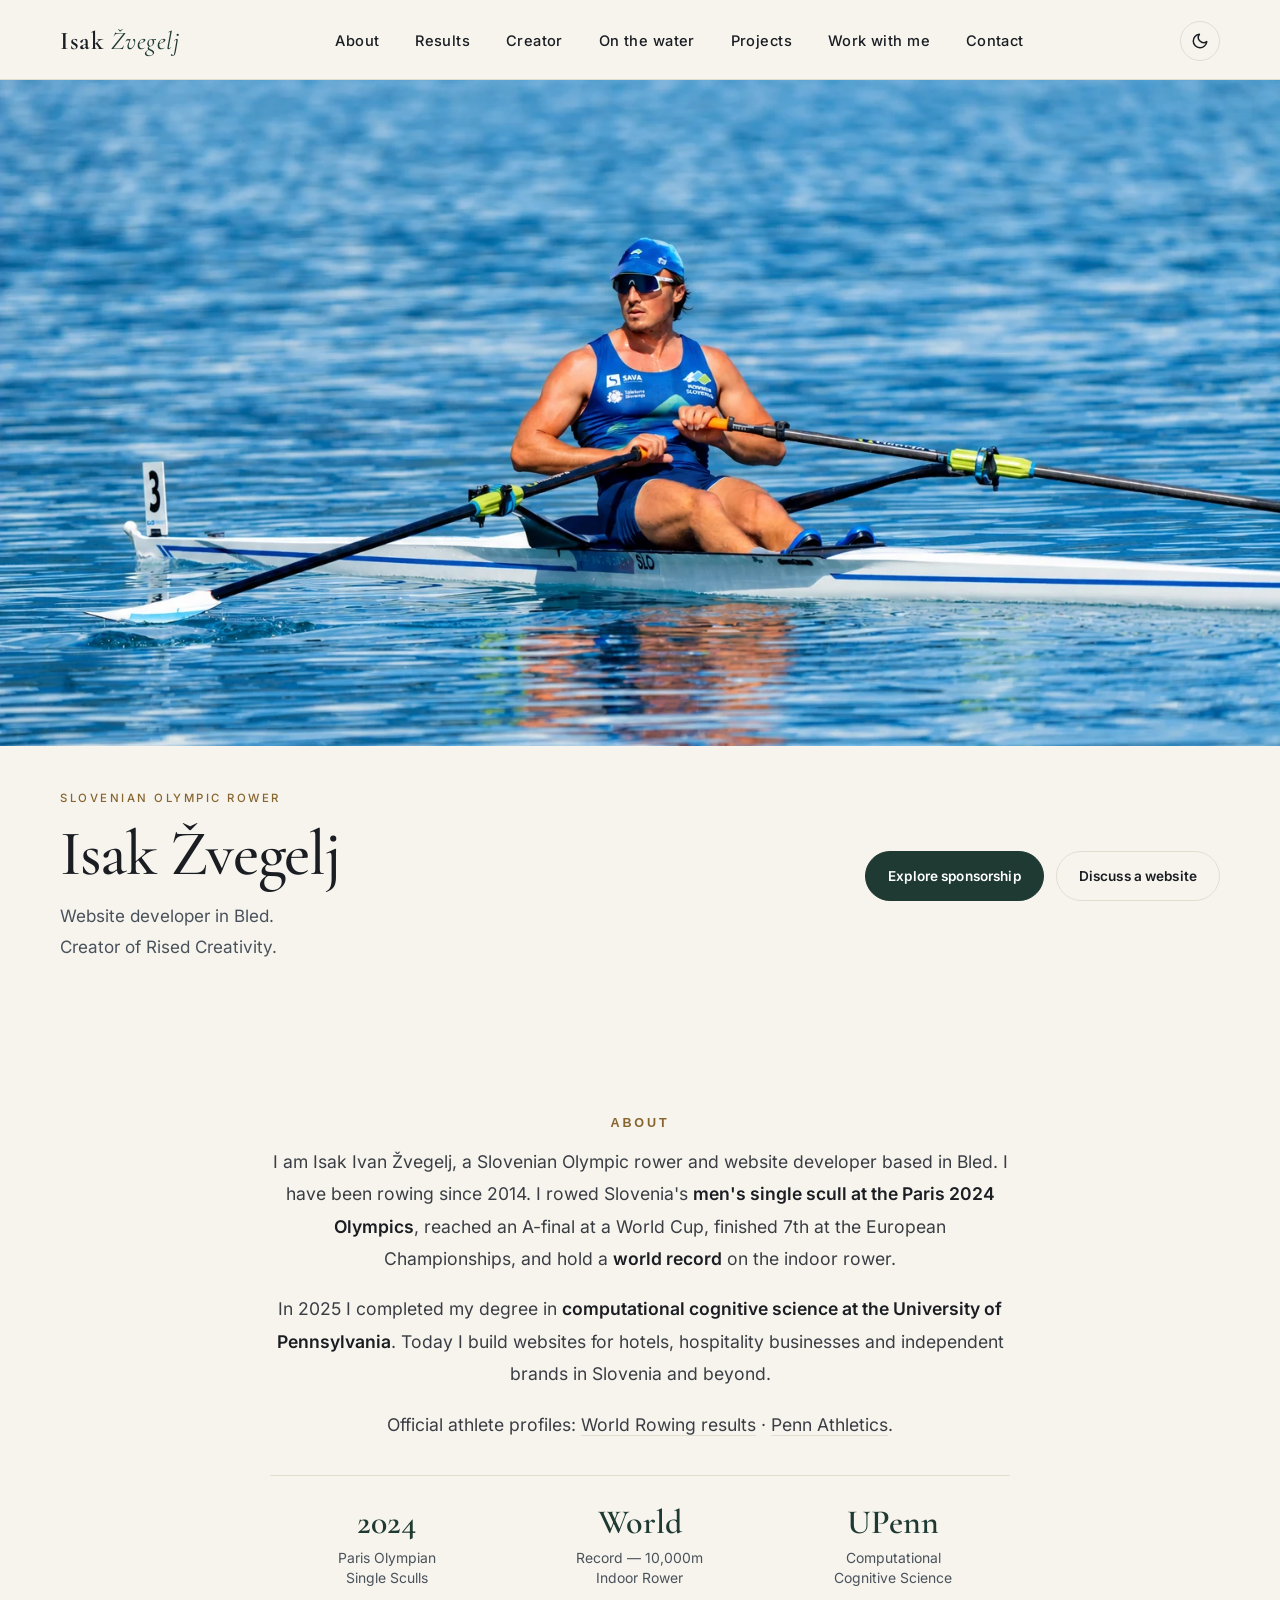
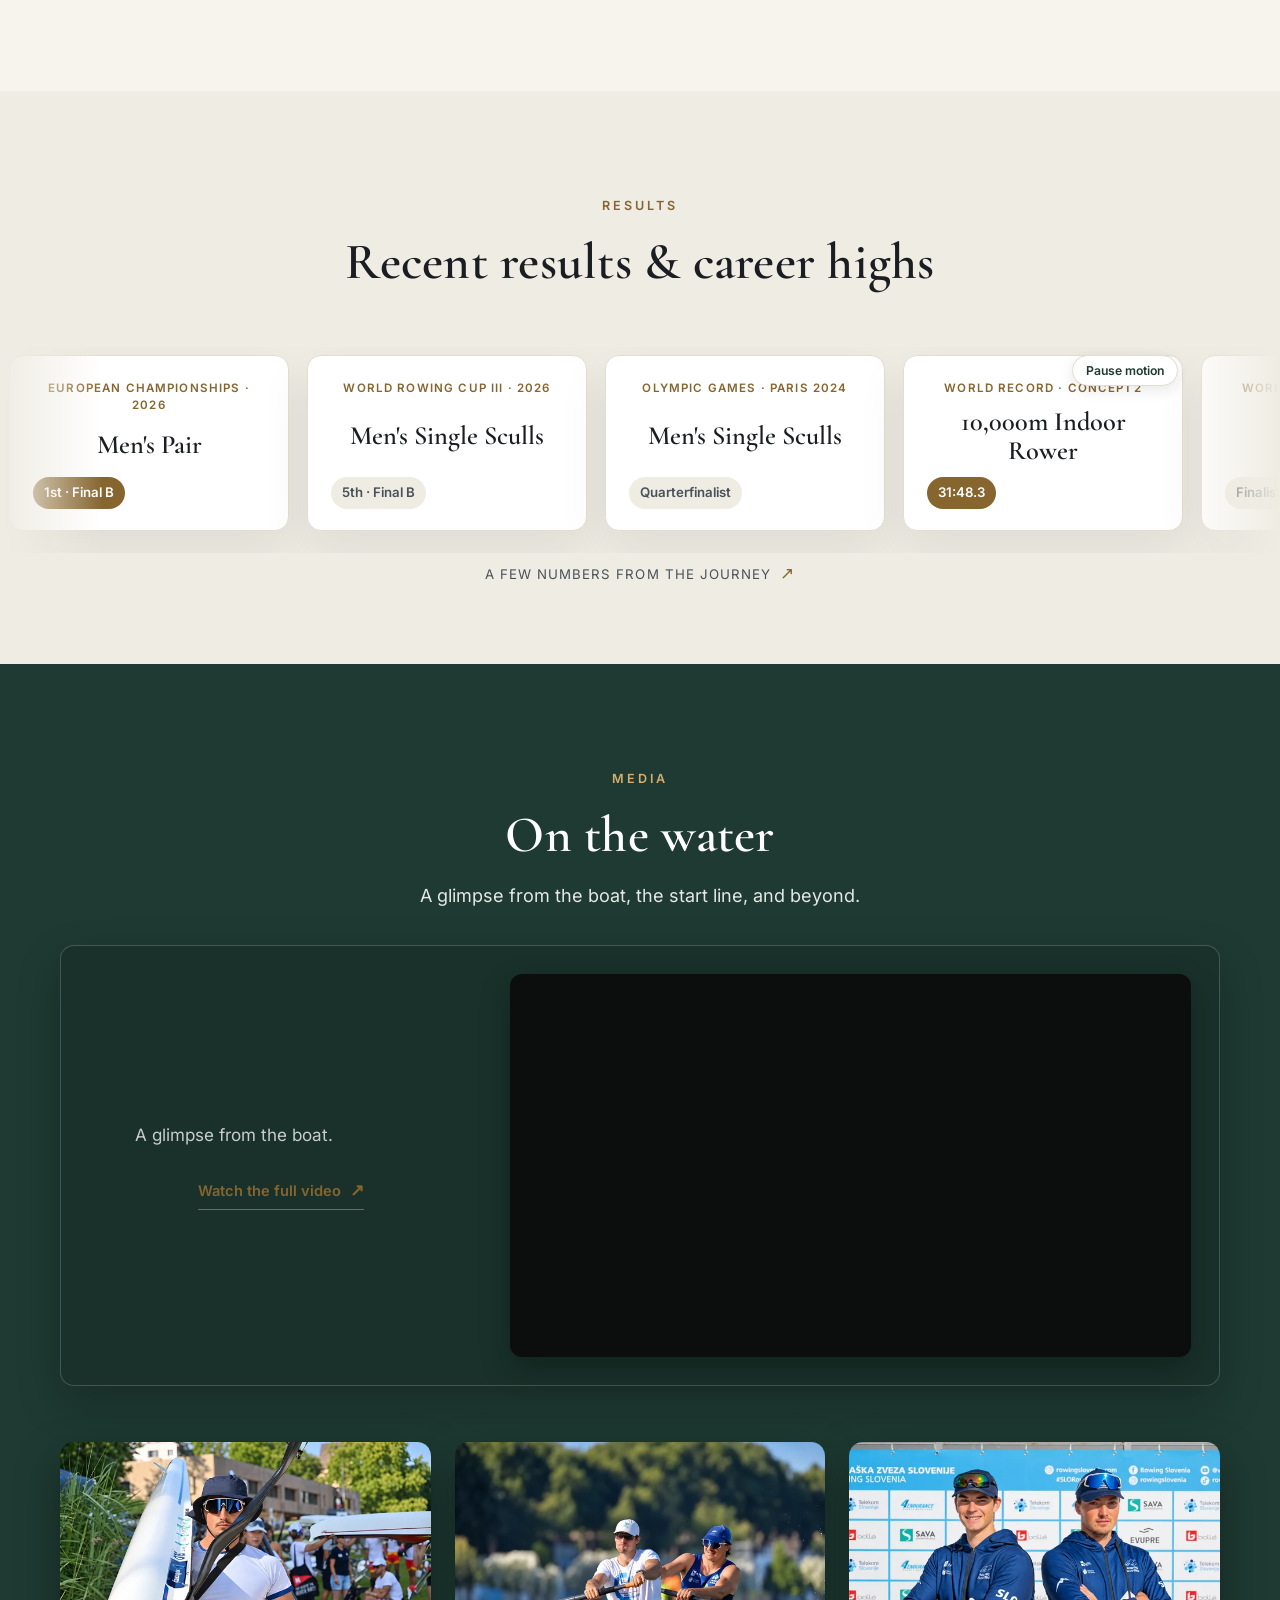
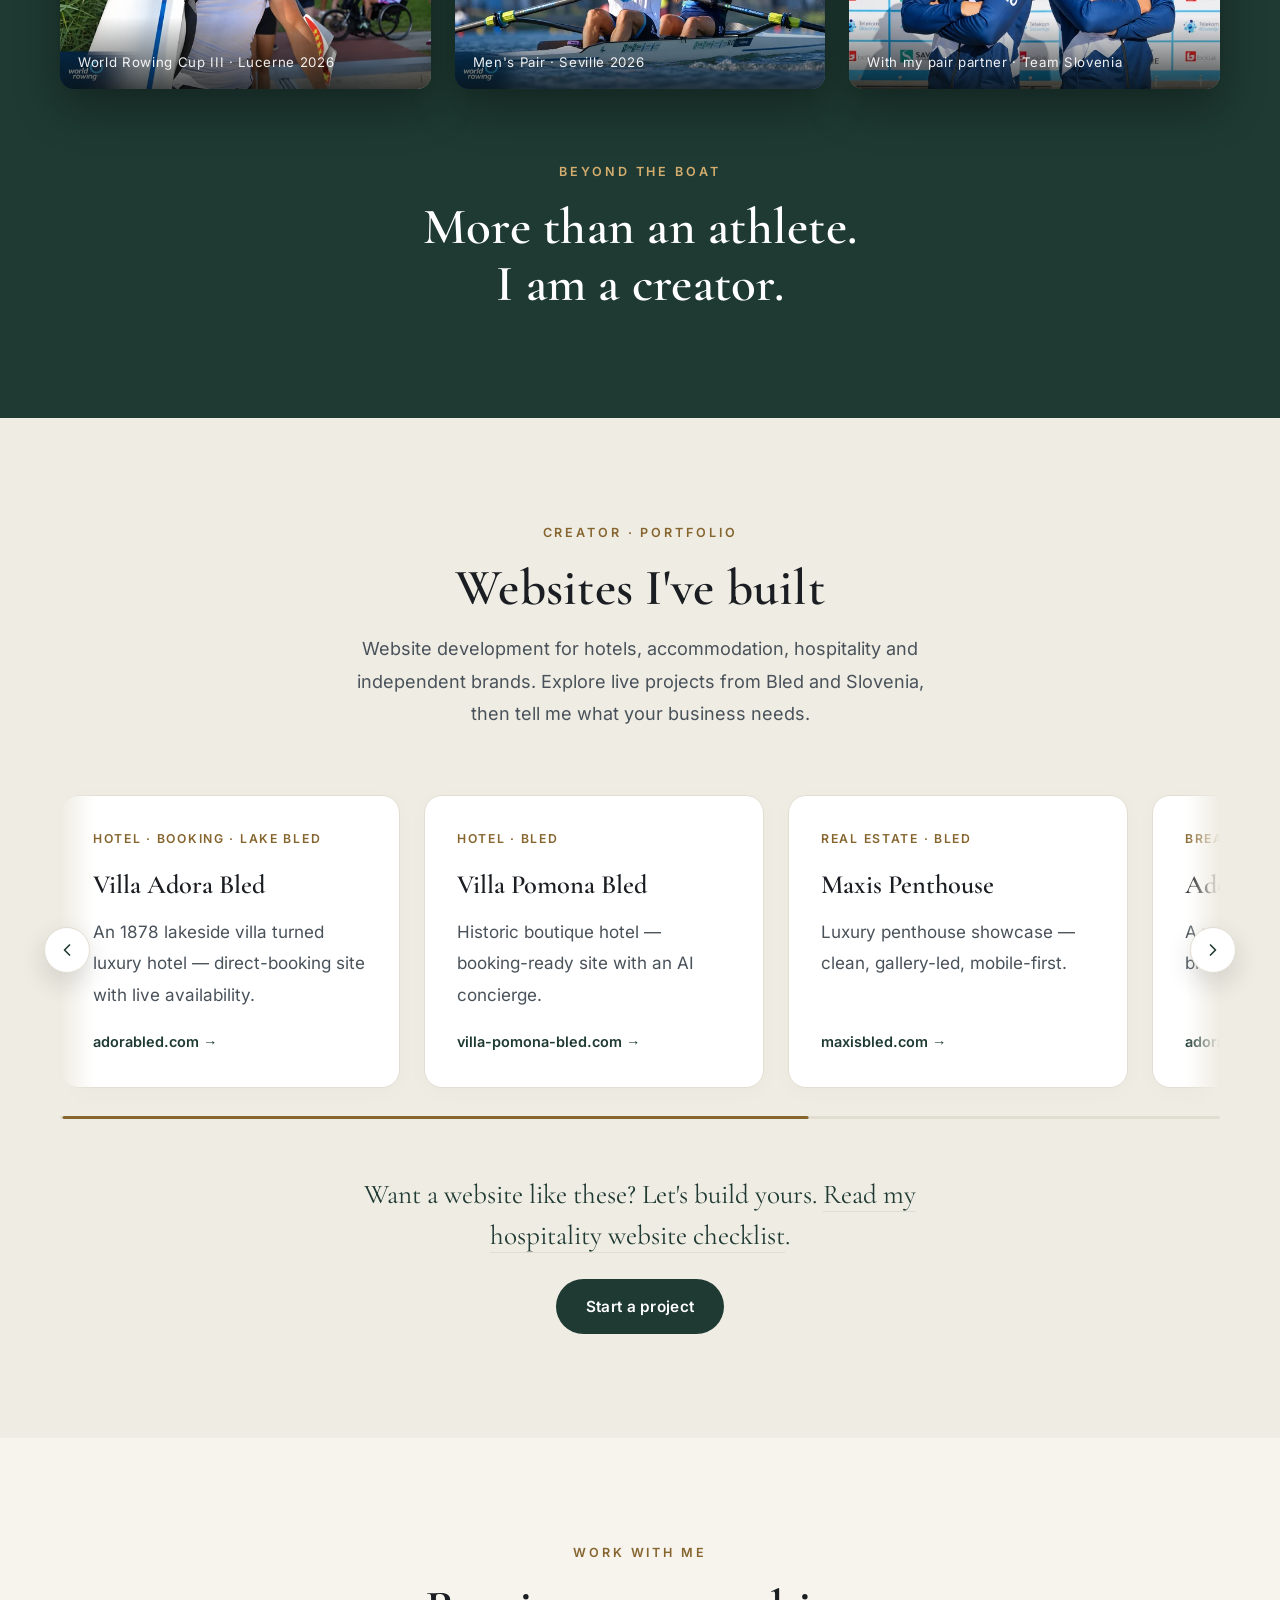
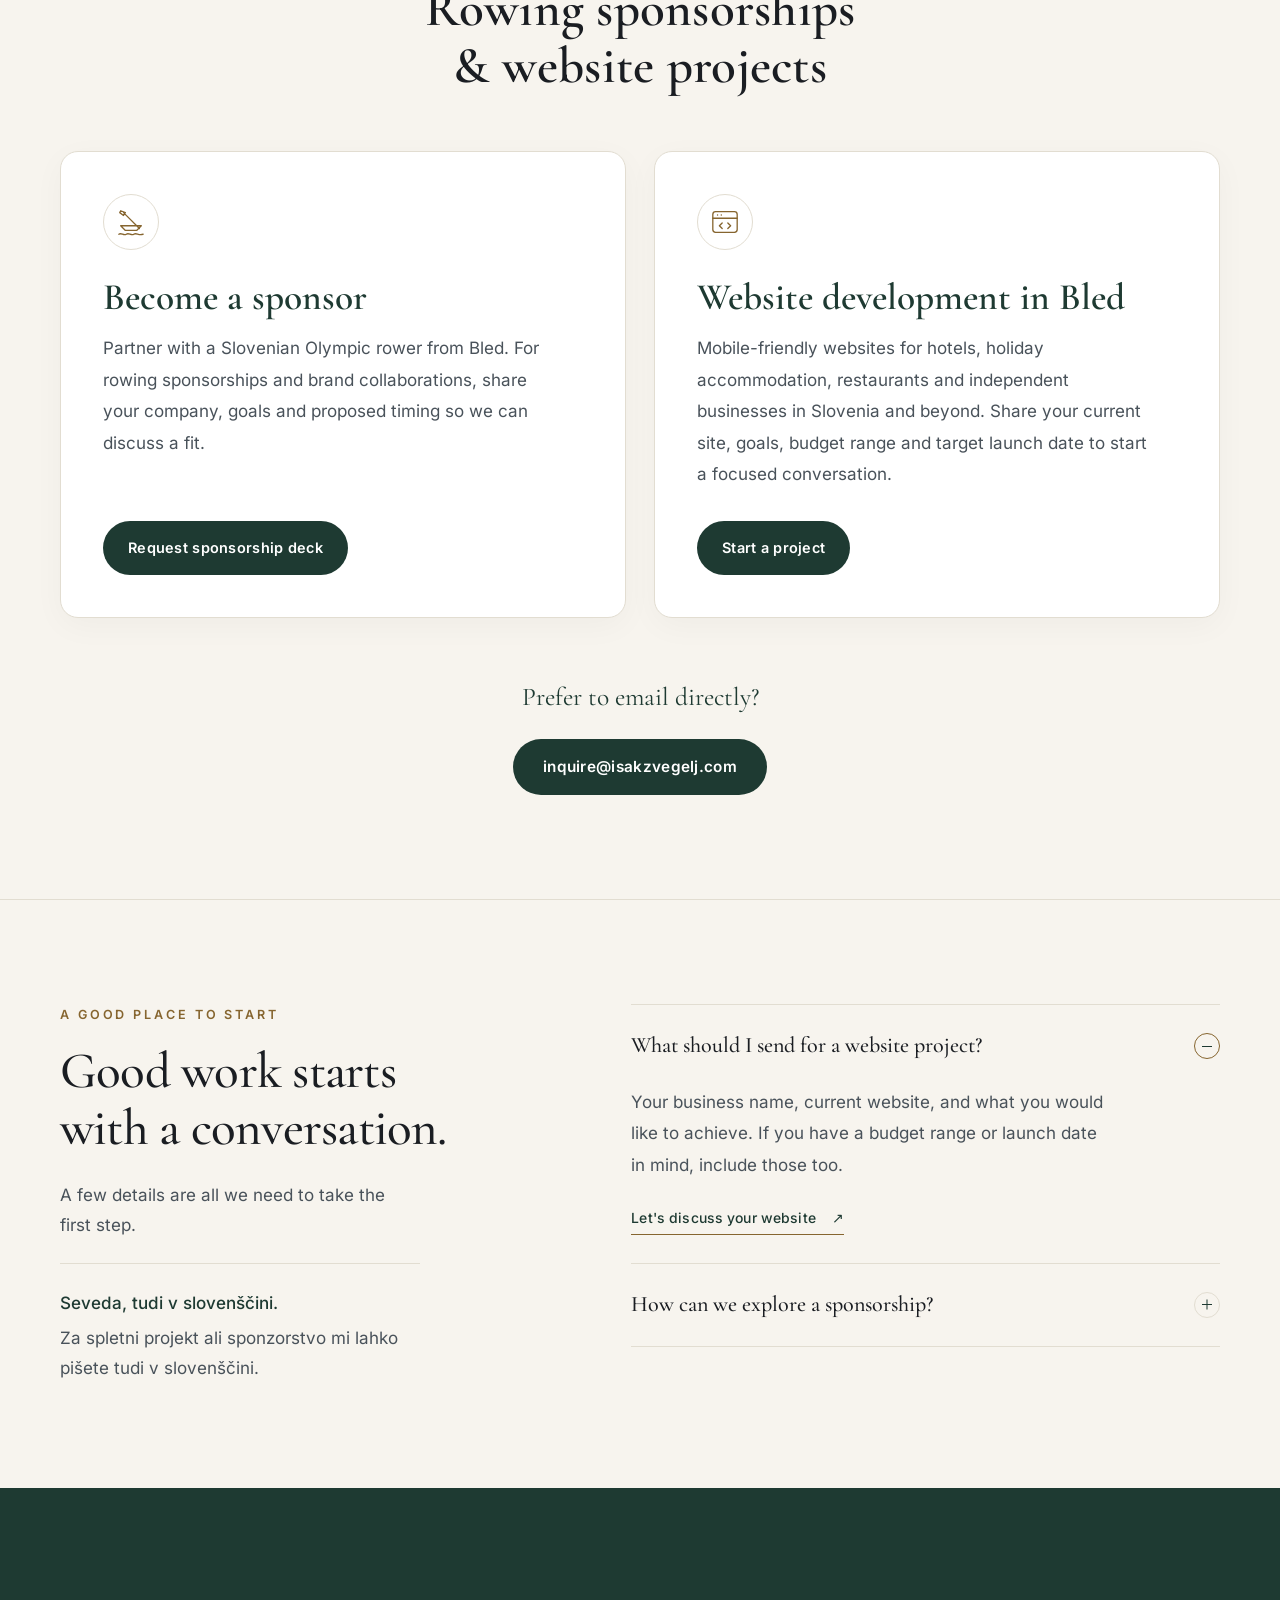
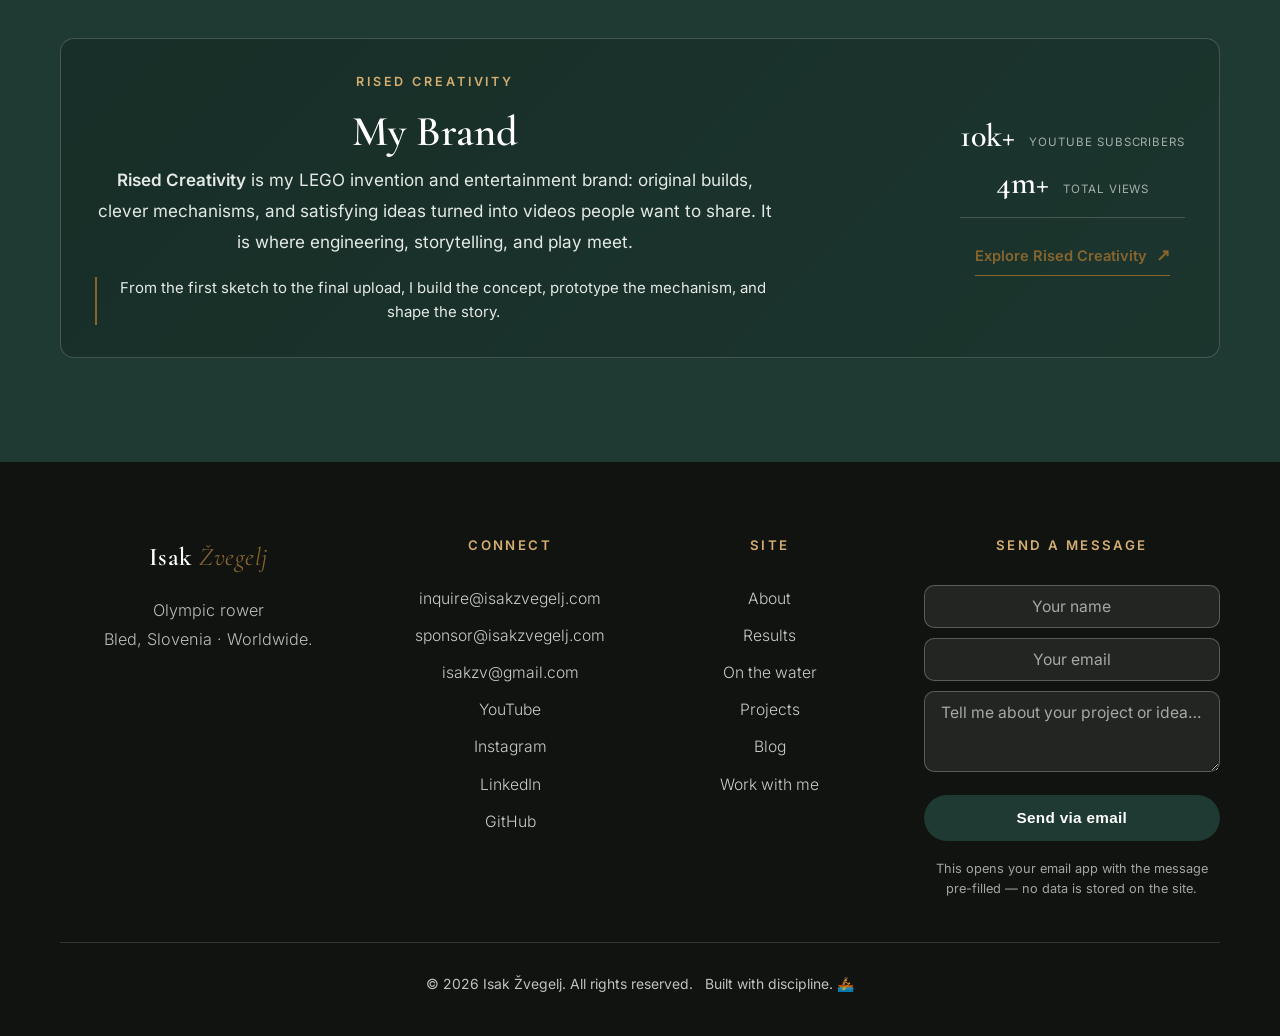
<file: index.html>
<!DOCTYPE html>
<html lang="en">
<head>
<meta charset="UTF-8">
<meta name="viewport" content="width=device-width, initial-scale=1.0">
<title>Isak Žvegelj | Olympic Rower &amp; Website Developer</title>
<meta name="description" content="Meet Isak Žvegelj, Slovenian Olympic rower and website developer. Explore rowing results and live projects, request a sponsorship deck or start a website project.">
<meta property="og:title" content="Isak Žvegelj | Olympic Rower &amp; Website Developer">
<meta property="og:description" content="Meet Isak Žvegelj, Slovenian Olympic rower and website developer. Explore rowing results and live projects, request a sponsorship deck or start a website project.">
<meta property="og:type" content="website">
<meta property="og:url" content="https://isakzvegelj.com/">
<meta property="og:image" content="https://isakzvegelj.com/assets/img/colour-20261101/social-share-ai-colour-v1.jpg">
<meta property="og:image:type" content="image/jpeg">
<meta property="og:image:width" content="1200">
<meta property="og:image:height" content="630">
<link rel="canonical" href="https://isakzvegelj.com/">
<script type="application/ld+json">
{
  "@context": "https://schema.org",
  "@graph": [
    {
      "@type": "ProfilePage",
      "@id": "https://isakzvegelj.com/#profile",
      "url": "https://isakzvegelj.com/",
      "mainEntity": {
        "@id": "https://isakzvegelj.com/#isak-zvegelj"
      },
      "name": "Isak Žvegelj | Olympic Rower & Website Developer"
    },
    {
      "@type": "Person",
      "@id": "https://isakzvegelj.com/#isak-zvegelj",
      "name": "Isak Žvegelj",
      "url": "https://isakzvegelj.com/",
      "image": "https://isakzvegelj.com/assets/img/colour-20261101/profile-ai-colour-v1.webp",
      "description": "Isak Žvegelj is a Slovenian Olympic rower, world-record holder and website builder.",
      "jobTitle": "Olympic rower and website builder",
      "nationality": {
        "@type": "Country",
        "name": "Slovenia"
      },
      "alumniOf": {
        "@type": "CollegeOrUniversity",
        "name": "University of Pennsylvania"
      },
      "knowsAbout": [
        "rowing",
        "indoor rowing",
        "website development",
        "computational cognitive science"
      ],
      "sameAs": [
        "https://instagram.com/isakzvegelj",
        "https://linkedin.com/in/isak-zvegelj",
        "https://github.com/Isakzvegelj",
        "https://youtube.com/@RisedCreativity",
        "https://worldrowing.com/athlete/isak-ivan-zvegelj?id=51030",
        "https://pennathletics.com/sports/mens-rowing/roster/isak-zvegelj/23977"
      ],
      "alternateName": [
        "Isak Ivan Žvegelj",
        "Isak Zvegelj",
        "Isak Ivan Zvegelj"
      ],
      "homeLocation": {
        "@type": "Place",
        "name": "Bled, Slovenia"
      }
    },
    {
      "@type": "Service",
      "@id": "https://isakzvegelj.com/#website-development",
      "name": "Website development in Bled, Slovenia",
      "serviceType": "Website development",
      "provider": {
        "@id": "https://isakzvegelj.com/#isak-zvegelj"
      },
      "url": "https://isakzvegelj.com/#website-project",
      "areaServed": {
        "@type": "Country",
        "name": "Slovenia"
      },
      "description": "Mobile-friendly websites for hotels, accommodation, hospitality and independent brands."
    }
  ]
}
</script>
<meta property="og:image:alt" content="Isak Žvegelj rowing for Slovenia on the water">
<meta property="og:site_name" content="Isak Žvegelj">
<meta name="twitter:card" content="summary_large_image">
<meta name="twitter:title" content="Isak Žvegelj | Olympic Rower &amp; Website Developer">
<meta name="twitter:description" content="Meet Isak Žvegelj, Slovenian Olympic rower and website developer. Explore rowing results and live projects, request a sponsorship deck or start a website project.">
<meta name="twitter:image" content="https://isakzvegelj.com/assets/img/colour-20261101/social-share-ai-colour-v1.jpg">
<meta name="twitter:image:alt" content="Isak Žvegelj rowing for Slovenia on the water">
<link rel="preload" as="image" href="assets/img/colour-20261101/hero-ai-colour-v1.webp" imagesrcset="assets/img/colour-20261101/hero-ai-colour-v1-960.webp 960w, assets/img/colour-20261101/hero-ai-colour-v1.webp 1536w" imagesizes="100vw" fetchpriority="high">
<link rel="icon" type="image/svg+xml" href="assets/favicon.svg?v=simple-20261101">
<link rel="alternate icon" href="assets/apple-touch-icon.png">
<link rel="apple-touch-icon" href="assets/apple-touch-icon.png">
<link rel="preconnect" href="https://static.cloudflareinsights.com">
<link rel="stylesheet" href="assets/fonts/fonts.css" media="print" onload="this.media='all'">
<noscript><link rel="stylesheet" href="assets/fonts/fonts.css"></noscript>
<link rel="stylesheet" href="css/site.css?v=reading-20261101">
<script>
document.documentElement.classList.add('js');(function(){try{var t=localStorage.getItem('theme');if(!t){t=window.matchMedia&&window.matchMedia('(prefers-color-scheme: dark)').matches?'dark':'light';}if(t==='dark'){document.documentElement.setAttribute('data-theme','dark');}}catch(e){}})();
</script>
<script type="module" src="https://static.cloudflareinsights.com/beacon.min.js" data-cf-beacon='{"token": "cd9b13f3fc134ab98ea0e712d7ef14e2"}'></script>
</head>
<body>
<a class="skip-link" href="#main-content">Skip to content</a>

<header class="site-header" id="siteHeader">
  <div class="container nav-row">
    <a href="#home" class="logo">Isak <span>Žvegelj</span></a>
    <nav class="nav-links" id="navLinks" aria-label="Primary navigation">
      <a href="#about">About</a>
      <a href="#results">Results</a>
      <a href="#creator">Creator</a>
      <a href="#on-the-water">On the water</a>
      <a href="#projects">Projects</a>
      <a href="#work">Work with me</a>
      <a href="#contact">Contact</a>
    </nav>
    <button class="theme-toggle" id="themeToggle" aria-label="Toggle dark mode" aria-pressed="false" title="Toggle dark mode">
      <svg class="icon-moon" viewBox="0 0 24 24" width="18" height="18" fill="none" stroke="currentColor" stroke-width="2" stroke-linecap="round" stroke-linejoin="round"><path d="M21 12.79A9 9 0 1 1 11.21 3 7 7 0 0 0 21 12.79z"></path></svg>
      <svg class="icon-sun" viewBox="0 0 24 24" width="18" height="18" fill="none" stroke="currentColor" stroke-width="2" stroke-linecap="round" stroke-linejoin="round"><circle cx="12" cy="12" r="5"></circle><line x1="12" y1="1" x2="12" y2="3"></line><line x1="12" y1="21" x2="12" y2="23"></line><line x1="4.22" y1="4.22" x2="5.64" y2="5.64"></line><line x1="18.36" y1="18.36" x2="19.78" y2="19.78"></line><line x1="1" y1="12" x2="3" y2="12"></line><line x1="21" y1="12" x2="23" y2="12"></line><line x1="4.22" y1="19.78" x2="5.64" y2="18.36"></line><line x1="18.36" y1="5.64" x2="19.78" y2="4.22"></line></svg>
    </button>
    <button class="nav-toggle" id="navToggle" aria-label="Menu" aria-expanded="false" aria-controls="navLinks">
      <span></span><span></span><span></span>
    </button>
  </div>
</header>

<main id="main-content">
<!-- HERO -->
<section class="hero" id="home">
  <div class="hero-photo">
  <img class="hero-media" src="assets/img/colour-20261101/hero-ai-colour-v1.webp" srcset="assets/img/colour-20261101/hero-ai-colour-v1-960.webp 960w, assets/img/colour-20261101/hero-ai-colour-v1.webp 1536w" sizes="100vw" width="1536" height="1024" alt="Isak Žvegelj rowing for Slovenia on the water" fetchpriority="high" decoding="async">
  <div class="hero-overlay"></div>
  </div>
  <div class="container hero-content">
    <div class="hero-intro">
    <p class="hero-kicker">Slovenian Olympic Rower</p>
    <h1 class="hero-title">Isak Žvegelj</h1>
    <p class="hero-sub">Website developer in Bled.<br>Creator of Rised Creativity.</p>
    </div>
    <div class="hero-actions">
      <a href="#sponsorship" class="btn btn-light">Explore sponsorship</a>
      <a href="#website-project" class="btn btn-ghost">Discuss a website</a>
    </div>
  </div>
</section>

<!-- ABOUT -->
<section class="section" id="about">
  <div class="container about-grid">
    <div class="about-media reveal" id="aboutPortrait" aria-hidden="false">
      <img src="assets/img/colour-20261101/profile-ai-colour-v1.webp" srcset="assets/img/colour-20261101/profile-ai-colour-v1-480.webp 480w, assets/img/colour-20261101/profile-ai-colour-v1.webp 1122w" sizes="220px" width="1122" height="1402" loading="lazy" decoding="async" alt="Portrait of Isak Žvegelj">
    </div>
    <div class="about-text reveal">
      <button class="about-trigger" id="aboutTrigger" type="button" aria-expanded="false" aria-controls="aboutPortrait">
        <span class="eyebrow">About</span>
      </button>
      <p>I am Isak Ivan Žvegelj, a Slovenian Olympic rower and website developer based in Bled. I have been rowing since 2014. I rowed Slovenia's <strong>men's single scull at the Paris 2024 Olympics</strong>, reached an A-final at a World Cup, finished 7th at the European Championships, and hold a <strong>world record</strong> on the indoor rower.</p>
      <p>In 2025 I completed my degree in <strong>computational cognitive science at the University of Pennsylvania</strong>. Today I build websites for hotels, hospitality businesses and independent brands in Slovenia and beyond.</p>
      <p>Official athlete profiles: <a href="https://worldrowing.com/athlete/isak-ivan-zvegelj?id=51030" target="_blank" rel="noopener noreferrer">World Rowing results</a> · <a href="https://pennathletics.com/sports/mens-rowing/roster/isak-zvegelj/23977" target="_blank" rel="noopener noreferrer">Penn Athletics</a>.</p>
      <div class="stats-row">
        <div class="stat">
          <span class="stat-num">2024</span>
          <span class="stat-label">Paris Olympian<br>Single Sculls</span>
        </div>
        <div class="stat">
          <span class="stat-num">World</span>
          <span class="stat-label">Record — 10,000m<br>Indoor Rower</span>
        </div>
        <div class="stat">
          <span class="stat-num">UPenn</span>
          <span class="stat-label">Computational<br>Cognitive Science</span>
      </div>
    </div>
  </div>
  </div>
</section>

<!-- RESULTS -->
<section class="section alt results-section" id="results">
  <div class="container">
    <div class="section-head reveal">
      <p class="eyebrow">Results</p>
      <h2 class="section-title" id="results-heading">Recent results & career highs</h2>
    </div>

    <div class="results-marquee reveal" role="region" aria-labelledby="results-heading" tabindex="0">
       <button class="marquee-toggle" type="button" aria-pressed="false">Pause motion</button>
      <div class="results-marquee-track">
        <div class="results-marquee-set">
          <article class="result-slide"><span class="result-slide-label">European Championships · 2026</span><h3>Men's Pair</h3><span class="result-slide-place gold">1st · Final B</span></article>
          <article class="result-slide"><span class="result-slide-label">World Rowing Cup III · 2026</span><h3>Men's Single Sculls</h3><span class="result-slide-place">5th · Final B</span></article>
          <article class="result-slide"><span class="result-slide-label">Olympic Games · Paris 2024</span><h3>Men's Single Sculls</h3><span class="result-slide-place">Quarterfinalist</span></article>
          <article class="result-slide"><span class="result-slide-label">World Record · Concept2</span><h3>10,000m Indoor Rower</h3><span class="result-slide-place gold">31:48.3</span></article>
          <article class="result-slide"><span class="result-slide-label">World Rowing Cup I · 2026</span><h3>Men's Pair</h3><span class="result-slide-place">Finalist</span></article>
          <article class="result-slide"><span class="result-slide-label">World Olympic Qualification · 2024</span><h3>Men's Single Sculls</h3><span class="result-slide-place">Qualified for Paris</span></article>
        </div>
        <div class="results-marquee-set" aria-hidden="true">
          <article class="result-slide"><span class="result-slide-label">European Championships · 2026</span><h3>Men's Pair</h3><span class="result-slide-place gold">1st · Final B</span></article>
          <article class="result-slide"><span class="result-slide-label">World Rowing Cup III · 2026</span><h3>Men's Single Sculls</h3><span class="result-slide-place">5th · Final B</span></article>
          <article class="result-slide"><span class="result-slide-label">Olympic Games · Paris 2024</span><h3>Men's Single Sculls</h3><span class="result-slide-place">Quarterfinalist</span></article>
          <article class="result-slide"><span class="result-slide-label">World Record · Concept2</span><h3>10,000m Indoor Rower</h3><span class="result-slide-place gold">31:48.3</span></article>
          <article class="result-slide"><span class="result-slide-label">World Rowing Cup I · 2026</span><h3>Men's Pair</h3><span class="result-slide-place">Finalist</span></article>
          <article class="result-slide"><span class="result-slide-label">World Olympic Qualification · 2024</span><h3>Men's Single Sculls</h3><span class="result-slide-place">Qualified for Paris</span></article>
        </div>
      </div>
    </div>
    <p class="results-marquee-note">A few numbers from the journey <span aria-hidden="true">↗</span></p>
  </div>
</section>

<!-- CREATOR -->
<section class="section creator" id="creator">
  <div class="container">
    <div class="section-head media-head reveal">
      <p class="eyebrow">Media</p>
      <h2 class="section-title">On the water</h2>
      <p class="section-intro">A glimpse from the boat, the start line, and beyond.</p>
    </div>
    <div class="rowing-video reveal" id="on-the-water">
      <div class="rowing-video-copy">
        <p>A glimpse from the boat.</p>
        <a class="video-link" href="https://www.youtube.com/watch?v=oYZVvwUoSAQ&amp;t=76s" target="_blank" rel="noopener noreferrer">Watch the full video <span aria-hidden="true">↗</span></a>
      </div>
      <div class="rowing-video-frame">
        <iframe src="https://www.youtube-nocookie.com/embed/oYZVvwUoSAQ?start=76&amp;end=96&amp;rel=0" title="Isak Žvegelj rowing — featured solo shot at 1:16" loading="lazy" allow="accelerometer; autoplay; clipboard-write; encrypted-media; gyroscope; picture-in-picture; web-share" allowfullscreen></iframe>
      </div>
    </div>
    <div class="creator-gallery reveal">
      <figure><img src="assets/img/colour-20261101/actionA-ai-colour-v1.webp" srcset="assets/img/colour-20261101/actionA-ai-colour-v1-640.webp 640w, assets/img/colour-20261101/actionA-ai-colour-v1.webp 1536w" sizes="(max-width: 520px) 300px, (max-width: 860px) 80vw, 360px" width="1536" height="1024" loading="lazy" decoding="async" alt="Isak at the 2026 World Rowing Cup in Lucerne"><figcaption>World Rowing Cup III · Lucerne 2026</figcaption></figure>
      <figure><img src="assets/img/colour-20261101/actionB-ai-colour-v1.webp" srcset="assets/img/colour-20261101/actionB-ai-colour-v1-640.webp 640w, assets/img/colour-20261101/actionB-ai-colour-v1.webp 1536w" sizes="(max-width: 520px) 300px, (max-width: 860px) 80vw, 360px" width="1536" height="1024" loading="lazy" decoding="async" alt="Isak (bow) racing the men's pair at the 2026 World Rowing Cup in Seville"><figcaption>Men's Pair · Seville 2026</figcaption></figure>
      <figure><img src="assets/img/colour-20261101/slo-pair-press-ai-colour-v1.webp" srcset="assets/img/colour-20261101/slo-pair-press-ai-colour-v1-640.webp 640w, assets/img/colour-20261101/slo-pair-press-ai-colour-v1.webp 1536w" sizes="(max-width: 520px) 300px, (max-width: 860px) 80vw, 360px" width="1536" height="1024" loading="lazy" decoding="async" alt="Isak (right) with his pair partner at Team Slovenia press day"><figcaption>With my pair partner · Team Slovenia</figcaption></figure>
    </div>
    <div class="creator-head reveal">
      <p class="eyebrow">Beyond the boat</p>
      <h2 class="section-title">More than an athlete.<br>I am a creator.</h2>
    </div>
  </div>
</section>

<!-- PROJECTS / WEBSITES BUILT -->
<section class="section alt" id="projects">
  <div class="container">
    <div class="section-head reveal">
      <p class="eyebrow">Creator · Portfolio</p>
      <h2 class="section-title">Websites I've built</h2>
      <p class="section-intro">Website development for hotels, accommodation, hospitality and independent brands. Explore live projects from Bled and Slovenia, then tell me what your business needs.</p>
    </div>
    <div class="projects-scroller">
      <button class="projects-arrow prev" id="projPrev" type="button" aria-label="Previous project" aria-controls="projectsTrack">
        <svg viewBox="0 0 24 24" width="20" height="20" fill="none" stroke="currentColor" stroke-width="2" stroke-linecap="round" stroke-linejoin="round" aria-hidden="true"><polyline points="15 18 9 12 15 6"></polyline></svg>
      </button>
      <div class="projects-grid" id="projectsTrack" role="region" aria-label="Websites I've built — scroll sideways to browse" tabindex="0">
      <a class="project-card reveal" href="https://adorabled.com/" target="_blank" rel="noopener noreferrer" aria-label="Visit Villa Adora Bled website (opens in a new tab)">
        <span class="proj-cat">Hotel · Booking · Lake Bled</span>
        <h3>Villa Adora Bled</h3>
        <p>An 1878 lakeside villa turned luxury hotel — direct-booking site with live availability.</p>
        <span class="proj-link">adorabled.com →</span>
      </a>
      <a class="project-card reveal" href="https://villa-pomona-bled.com" target="_blank" rel="noopener noreferrer" aria-label="Visit Villa Pomona Bled website (opens in a new tab)">
        <span class="proj-cat">Hotel · Bled</span>
        <h3>Villa Pomona Bled</h3>
        <p>Historic boutique hotel — booking-ready site with an AI concierge.</p>
        <span class="proj-link">villa-pomona-bled.com →</span>
      </a>
      <a class="project-card reveal" href="https://maxisbled.com" target="_blank" rel="noopener noreferrer" aria-label="Visit Maxis Penthouse website (opens in a new tab)">
        <span class="proj-cat">Real estate · Bled</span>
        <h3>Maxis Penthouse</h3>
        <p>Luxury penthouse showcase — clean, gallery-led, mobile-first.</p>
        <span class="proj-link">maxisbled.com →</span>
      </a>
      <a class="project-card reveal" href="https://adorabreakfast.com/" target="_blank" rel="noopener noreferrer" aria-label="Visit Adora Breakfast website (opens in a new tab)">
        <span class="proj-cat">Breakfast · Hospitality</span>
        <h3>Adora Breakfast</h3>
        <p>A warm, focused website for a breakfast destination.</p>
        <span class="proj-link">adorabreakfast.com →</span>
      </a>
      <a class="project-card reveal" href="https://try.zakistar.com" target="_blank" rel="noopener noreferrer" aria-label="Visit Zakistar website (opens in a new tab)">
        <span class="proj-cat">E-commerce · Slovenia</span>
        <h3>Zakistar</h3>
        <p>Handcrafted pebble flip-flops — a fresh online home for a brand that feels like walking on the beach.</p>
        <span class="proj-link">try.zakistar.com →</span>
      </a>
      </div>
      <button class="projects-arrow next" id="projNext" type="button" aria-label="Next project" aria-controls="projectsTrack">
        <svg viewBox="0 0 24 24" width="20" height="20" fill="none" stroke="currentColor" stroke-width="2" stroke-linecap="round" stroke-linejoin="round" aria-hidden="true"><polyline points="9 18 15 12 9 6"></polyline></svg>
      </button>
    </div>
    <div class="projects-progress" id="projectsProgress" aria-hidden="true"><span id="projectsProgressBar"></span></div>
    <div class="projects-cta reveal">
      <p>Want a website like these? Let's build yours. <a href="blog/hospitality-website-checklist.html">Read my hospitality website checklist</a>.</p>
      <a href="mailto:inquire@isakzvegelj.com?subject=Website%20project%20-%20Isak%20Zvegelj" class="btn btn-dark">Start a project</a>
    </div>
  </div>
</section>

<!-- WORK WITH ME -->
<section class="section work" id="work">
  <div class="container">
    <div class="section-head reveal">
      <p class="eyebrow">Work with me</p>
      <h2 class="section-title">Rowing sponsorships &amp; website projects</h2>
    </div>
    <div class="work-grid">
      <div class="work-card reveal" id="sponsorship">
        <span class="work-icon" aria-hidden="true"><svg viewBox="0 0 32 32" width="30" height="30" fill="none" stroke="currentColor" stroke-width="1.4" stroke-linecap="round" stroke-linejoin="round"><path d="M5 20h22l-5 5H10zM8 6l17 17M5 4l5 2-2 3-4-3zM3 29c3-2 5 2 8 0s5 2 8 0 5 2 10 0"/></svg></span>
        <h3>Become a sponsor</h3>
        <p>Partner with a Slovenian Olympic rower from Bled. For rowing sponsorships and brand collaborations, share your company, goals and proposed timing so we can discuss a fit.</p>
        <a class="work-btn mailto" data-email-user="sponsor" data-email-host="isakzvegelj.com" data-email-subject="Sponsorship proposal - Isak Zvegelj" href="mailto:sponsor@isakzvegelj.com?subject=Sponsorship%20proposal%20-%20Isak%20Zvegelj">Request sponsorship deck</a>
      </div>
      <div class="work-card reveal" id="website-project">
        <span class="work-icon" aria-hidden="true"><svg viewBox="0 0 32 32" width="30" height="30" fill="none" stroke="currentColor" stroke-width="1.4" stroke-linecap="round" stroke-linejoin="round"><rect x="3" y="5" width="26" height="22" rx="3"/><path d="M3 12h26M8 8.5h.1M12 8.5h.1M13 17l-3 3 3 3M19 17l3 3-3 3"/></svg></span>
        <h3>Website development in Bled</h3>
        <p>Mobile-friendly websites for hotels, holiday accommodation, restaurants and independent businesses in Slovenia and beyond. Share your current site, goals, budget range and target launch date to start a focused conversation.</p>
        <a class="work-btn mailto" data-email-user="inquire" data-email-host="isakzvegelj.com" data-email-subject="Website project - Isak Zvegelj" href="mailto:inquire@isakzvegelj.com?subject=Website%20project%20-%20Isak%20Zvegelj">Start a project</a>
      </div>
    </div>
    <div class="work-email reveal">
      <p>Prefer to email directly? </p>
      <a class="btn btn-dark mailto mailto-self" data-email-user="inquire" data-email-host="isakzvegelj.com" href="mailto:inquire@isakzvegelj.com">[email]</a>
    </div>
  </div>
</section>

<section class="section questions-section" id="project-questions">
  <div class="container questions-layout">
    <div class="questions-intro reveal">
      <p class="eyebrow">A good place to start</p>
      <h2 class="section-title">Good work starts<br>with a conversation.</h2>
      <p>A few details are all we need to take the first step.</p>
      <p class="local-note" lang="sl"><span>Seveda, tudi v slovenščini.</span> Za spletni projekt ali sponzorstvo mi lahko pišete tudi v slovenščini.</p>
    </div>
    <div class="questions-list reveal">
      <details class="question" open>
        <summary>What should I send for a website project?<span class="question-symbol" aria-hidden="true"></span></summary>
        <div class="question-answer"><p>Your business name, current website, and what you would like to achieve. If you have a budget range or launch date in mind, include those too.</p><a class="text-link" href="#website-project">Let's discuss your website <span aria-hidden="true">↗</span></a></div>
      </details>
      <details class="question">
        <summary>How can we explore a sponsorship?<span class="question-symbol" aria-hidden="true"></span></summary>
        <div class="question-answer"><p>Tell me about your brand, your goals and your timing. Request my sponsorship deck and we can explore where your brand and my rowing journey meet.</p><a class="text-link" href="#sponsorship">Explore a partnership <span aria-hidden="true">↗</span></a></div>
      </details>
    </div>
  </div>
</section>

<!-- RISED CREATIVITY -->
<section class="section creator" id="rised-creativity">
  <div class="container">
    <article class="rised-card reveal">
      <div class="rised-card-main">
        <p class="eyebrow">Rised Creativity</p>
        <h3>My Brand</h3>
        <p><strong>Rised Creativity</strong> is my LEGO invention and entertainment brand: original builds, clever mechanisms, and satisfying ideas turned into videos people want to share. It is where engineering, storytelling, and play meet.</p>
        <p class="rised-card-note">From the first sketch to the final upload, I build the concept, prototype the mechanism, and shape the story.</p>
      </div>
      <div class="rised-card-side">
        <div class="rised-metrics" aria-label="Rised Creativity audience metrics">
          <div><strong>10k+</strong><span>YouTube subscribers</span></div>
          <div><strong>4m+</strong><span>total views</span></div>
        </div>
        <a class="video-link" href="https://youtube.com/@RisedCreativity" target="_blank" rel="noopener noreferrer">Explore Rised Creativity <span aria-hidden="true">↗</span></a>
      </div>
    </article>
  </div>
</section>
</main>

<!-- CONTACT -->
<footer class="footer" id="contact">
  <div class="container">
    <div class="footer-top">
      <div class="footer-brand">
        <div class="logo">Isak <span>Žvegelj</span></div>
        <p>Olympic rower<br>Bled, Slovenia · Worldwide.</p>
      </div>
      <div class="footer-col">
        <h4>Connect</h4>
        <a class="mailto mailto-self" data-email-user="inquire" data-email-host="isakzvegelj.com" href="mailto:inquire@isakzvegelj.com">[email]</a>
        <a class="mailto mailto-self" data-email-user="sponsor" data-email-host="isakzvegelj.com" href="mailto:sponsor@isakzvegelj.com">[email]</a>
        <a class="mailto mailto-self" data-email-user="isakzv" data-email-host="gmail.com" href="mailto:isakzv@gmail.com">[email]</a>
        <a href="https://youtube.com/@RisedCreativity" target="_blank" rel="nofollow noopener noreferrer">YouTube</a>
        <a href="https://instagram.com/isakzvegelj" target="_blank" rel="nofollow noopener noreferrer">Instagram</a>
        <a href="https://linkedin.com/in/isak-zvegelj" target="_blank" rel="nofollow noopener noreferrer">LinkedIn</a>
        <a href="https://github.com/Isakzvegelj" target="_blank" rel="nofollow noopener noreferrer">GitHub</a>
      </div>
      <div class="footer-col">
        <h4>Site</h4>
        <a href="#about">About</a>
        <a href="#results">Results</a>
        <a href="#on-the-water">On the water</a>
        <a href="#projects">Projects</a>
        <a href="blog/">Blog</a>
        <a href="#work">Work with me</a>
      </div>
      <div class="footer-col footer-col-wide">
        <h4>Send a message</h4>
        <form class="contact-form" id="contactForm" data-email-user="inquire" data-email-host="isakzvegelj.com">
          <div class="cf-hp" aria-hidden="true">
            <label for="cfCompany">Company</label>
            <input type="text" id="cfCompany" name="company" tabindex="-1" autocomplete="off">
          </div>
          <div class="cf-row">
            <label class="sr-only" for="cfName">Your name</label>
            <input type="text" name="name" id="cfName" placeholder="Your name" autocomplete="name" required>
          </div>
          <div class="cf-row">
            <label class="sr-only" for="cfEmail">Your email</label>
            <input type="email" name="email" id="cfEmail" placeholder="Your email" autocomplete="email" required>
          </div>
          <div class="cf-row">
            <label class="sr-only" for="cfMessage">Your message</label>
            <textarea name="message" id="cfMessage" rows="3" placeholder="Tell me about your project or idea…" required></textarea>
          </div>
          <button type="submit" class="btn btn-dark">Send via email</button>
          <p class="cf-error" id="cfError" role="alert" hidden></p>
           <p class="cf-note">This opens your email app with the message pre-filled — no data is stored on the site.</p>
        </form>
      </div>
    </div>
    <div class="footer-bottom">
      <p>© <span id="year"></span> Isak Žvegelj. All rights reserved.</p>
      <p>Built with discipline. 🚣</p>
    </div>
  </div>
</footer>

<script src="js/main.js?v=reading-20261101" defer></script>
</body>
</html>
</file>
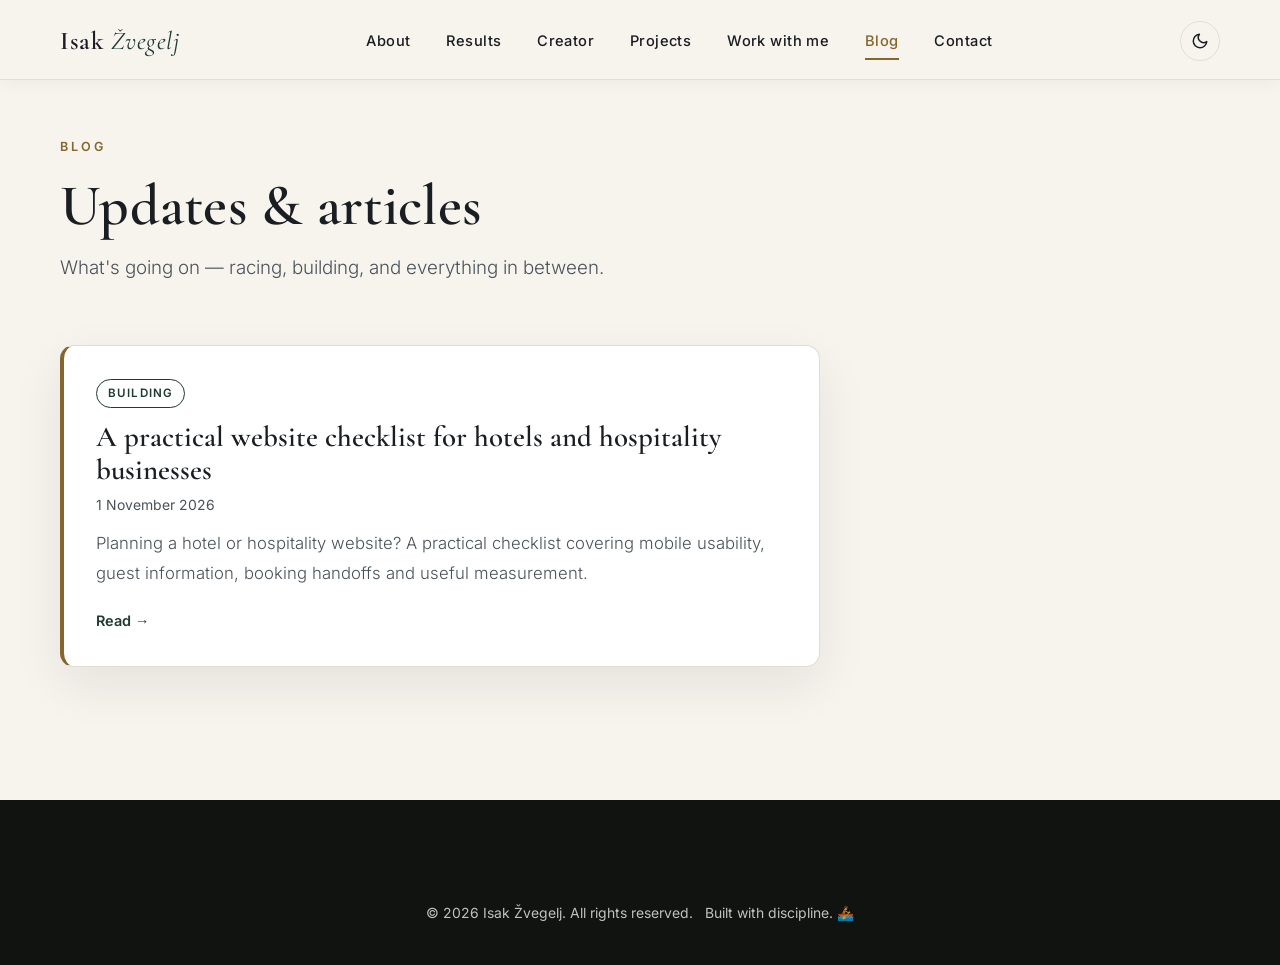
<file: blog/index.html>
<!DOCTYPE html>
<html lang="en">
<head>
<meta charset="UTF-8">
<meta name="viewport" content="width=device-width, initial-scale=1.0">
<meta name="robots" content="index, follow">
<title>Blog — Isak Žvegelj</title>
<meta name="description" content="Updates and articles from Isak Žvegelj — racing, building, and everything in between.">
<link rel="canonical" href="https://isakzvegelj.com/blog/">
<meta property="og:title" content="Blog — Isak Žvegelj">
<meta property="og:description" content="Updates and articles from Isak Žvegelj — racing, building, and everything in between.">
<meta property="og:url" content="https://isakzvegelj.com/blog/">
<meta property="og:site_name" content="Isak Žvegelj">
<meta property="og:type" content="website">
<meta property="og:image" content="https://isakzvegelj.com/assets/img/colour-20261101/social-share-ai-colour-v1.jpg">
<meta property="og:image:type" content="image/jpeg">
<meta property="og:image:alt" content="Isak Žvegelj rowing for Slovenia on the water">
<meta property="og:image:width" content="1200">
<meta property="og:image:height" content="630">
<meta name="twitter:card" content="summary_large_image">
<meta name="twitter:title" content="Blog — Isak Žvegelj">
<meta name="twitter:description" content="Updates and articles from Isak Žvegelj — racing, building, and everything in between.">
<meta name="twitter:image" content="https://isakzvegelj.com/assets/img/colour-20261101/social-share-ai-colour-v1.jpg">
<meta name="twitter:image:alt" content="Isak Žvegelj rowing for Slovenia on the water">
<link rel="icon" type="image/svg+xml" href="../assets/favicon.svg?v=simple-20261101">
<link rel="alternate icon" href="../assets/apple-touch-icon.png">
<link rel="apple-touch-icon" href="../assets/apple-touch-icon.png">
<link rel="preconnect" href="https://static.cloudflareinsights.com">
<link rel="stylesheet" href="../assets/fonts/fonts.css">
<noscript><link rel="stylesheet" href="https://fonts.googleapis.com/css2?family=Cormorant+Garamond:ital,wght@0,400;0,500;0,600;1,400&family=Inter:wght@300;400;500;600&display=swap"></noscript>
<link rel="stylesheet" href="../css/site.css?v=scroll-fix-1">
<script>
document.documentElement.classList.add('js');(function(){try{var t=localStorage.getItem('theme');if(!t){t=window.matchMedia&&window.matchMedia('(prefers-color-scheme: dark)').matches?'dark':'light';}if(t==='dark'){document.documentElement.setAttribute('data-theme','dark');}}catch(e){}})();
</script>
<script type="module" src="https://static.cloudflareinsights.com/beacon.min.js" data-cf-beacon='{"token": "cd9b13f3fc134ab98ea0e712d7ef14e2"}'></script>
</head>
<body class="subpage">
<a class="skip-link" href="#main-content">Skip to content</a>

<header class="site-header scrolled" id="siteHeader">
  <div class="container nav-row">
    <a href="../index.html#home" class="logo">Isak <span>Žvegelj</span></a>
    <nav class="nav-links" id="navLinks" aria-label="Primary navigation">
      <a href="../index.html#about">About</a>
      <a href="../index.html#results">Results</a>
      <a href="../index.html#creator">Creator</a>
      <a href="../index.html#projects">Projects</a>
      <a href="../index.html#work">Work with me</a>
      <a href="index.html" class="active">Blog</a>
      <a href="../index.html#contact">Contact</a>
    </nav>
    <button class="theme-toggle" id="themeToggle" aria-label="Toggle dark mode" aria-pressed="false" title="Toggle dark mode">
      <svg class="icon-moon" viewBox="0 0 24 24" width="18" height="18" fill="none" stroke="currentColor" stroke-width="2" stroke-linecap="round" stroke-linejoin="round"><path d="M21 12.79A9 9 0 1 1 11.21 3 7 7 0 0 0 21 12.79z"></path></svg>
      <svg class="icon-sun" viewBox="0 0 24 24" width="18" height="18" fill="none" stroke="currentColor" stroke-width="2" stroke-linecap="round" stroke-linejoin="round"><circle cx="12" cy="12" r="5"></circle><line x1="12" y1="1" x2="12" y2="3"></line><line x1="12" y1="21" x2="12" y2="23"></line><line x1="4.22" y1="4.22" x2="5.64" y2="5.64"></line><line x1="18.36" y1="18.36" x2="19.78" y2="19.78"></line><line x1="1" y1="12" x2="3" y2="12"></line><line x1="21" y1="12" x2="23" y2="12"></line><line x1="4.22" y1="19.78" x2="5.64" y2="18.36"></line><line x1="18.36" y1="5.64" x2="19.78" y2="4.22"></line></svg>
    </button>
    <button class="nav-toggle" id="navToggle" aria-label="Menu" aria-expanded="false" aria-controls="navLinks">
      <span></span><span></span><span></span>
    </button>
  </div>
</header>

<main class="page-wrap" id="main-content">
  <section class="page-hero">
    <div class="container">
      <p class="eyebrow">Blog</p>
      <h1>Updates & articles</h1>
      <p class="page-lead">What's going on — racing, building, and everything in between.</p>
    </div>
  </section>

  <div class="section blog-section">
    <div class="container">
      <div id="posts" class="posts-list">
        <div class="blog-empty">
           <h2><a href="hospitality-website-checklist.html">A practical website checklist for hotels and hospitality businesses</a></h2><p>Mobile usability, guest information, booking handoffs and useful measurement.</p>
           <p><a href="../index.html#projects">View my projects</a> or <a href="../index.html#results">see my rowing results</a>.</p>
         </div>
      </div>
    </div>
  </div>
</main>

<footer class="footer">
  <div class="container">
    <div class="footer-bottom">
      <p>© <span id="year"></span> Isak Žvegelj. All rights reserved.</p>
      <p>Built with discipline. 🚣</p>
    </div>
  </div>
</footer>

<script src="../js/main.js?v=scroll-fix-1" defer></script>
<script src="posts.js"></script>
<script>
/* Render the post list from posts.js */
(function () {
  var posts = window.BLOG_POSTS || [];
  var container = document.getElementById('posts');
  if (!posts.length) return;
  container.innerHTML = '';
  var frag = document.createDocumentFragment();
  posts.forEach(function (p, i) {
    var card = document.createElement('a');
    card.className = 'post-card reveal';
    var staticUrl = typeof p.url === 'string' && /^[a-z0-9]+(?:-[a-z0-9]+)*\.html$/.test(p.url) ? p.url : '';
    card.href = staticUrl || ('post.html?id=' + encodeURIComponent(p.id));
    var date = new Date(p.date);
    var dateStr = isNaN(date) ? p.date : date.toLocaleDateString('en-GB', { year:'numeric', month:'long', day:'numeric' });
    function addText(tag, className, text) {
      var el = document.createElement(tag);
      el.className = className;
      el.textContent = text;
      card.appendChild(el);
    }
    addText('span', 'post-tag', p.tag || 'Update');
    addText('h2', '', p.title || 'Untitled post');
    addText('p', 'post-date', dateStr);
    addText('p', 'post-excerpt', p.excerpt || '');
    addText('span', 'post-more', 'Read →');
    frag.appendChild(card);
  });
  container.appendChild(frag);

  /* reveal the cards shortly after paint */
  setTimeout(function () {
    Array.prototype.forEach.call(container.querySelectorAll('.reveal'), function (el, i) {
      setTimeout(function () { el.classList.add('visible'); }, i * 80);
    });
  }, 100);
})();
</script>
</body>
</html>
</file>
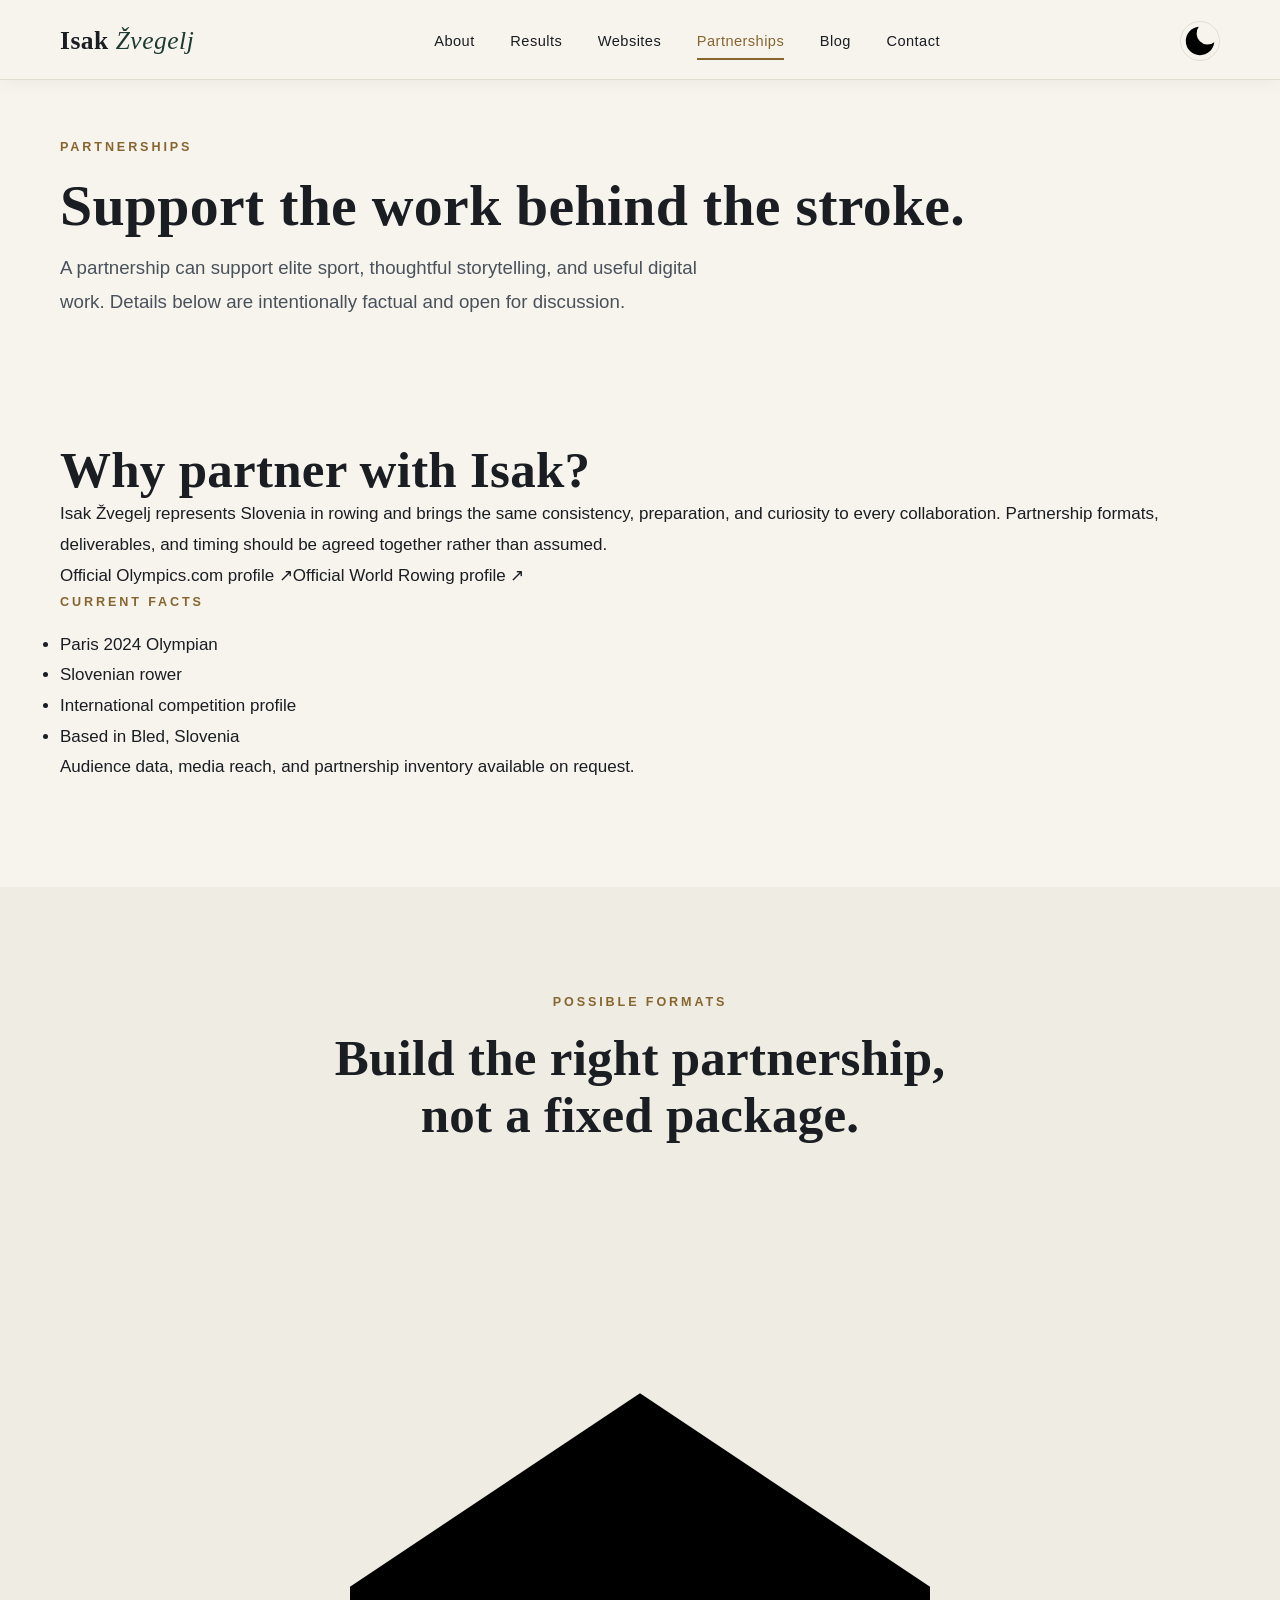
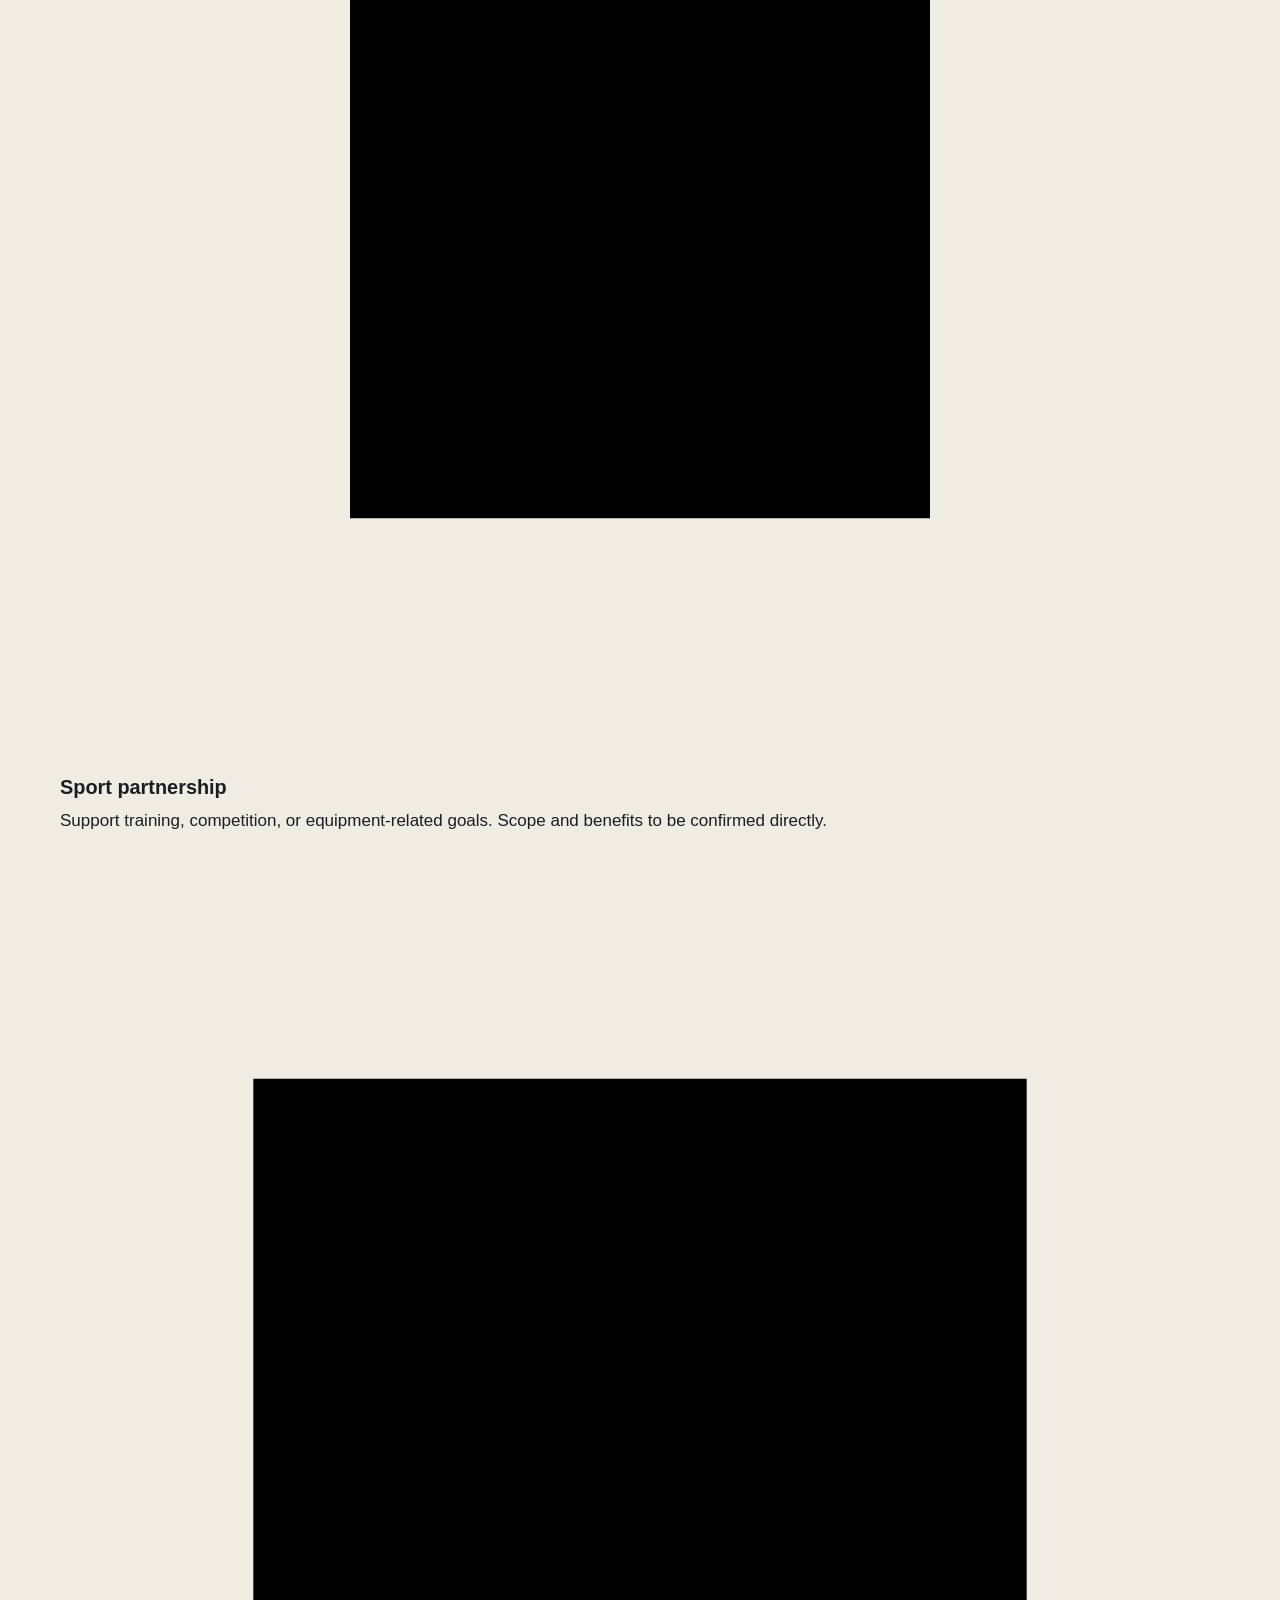
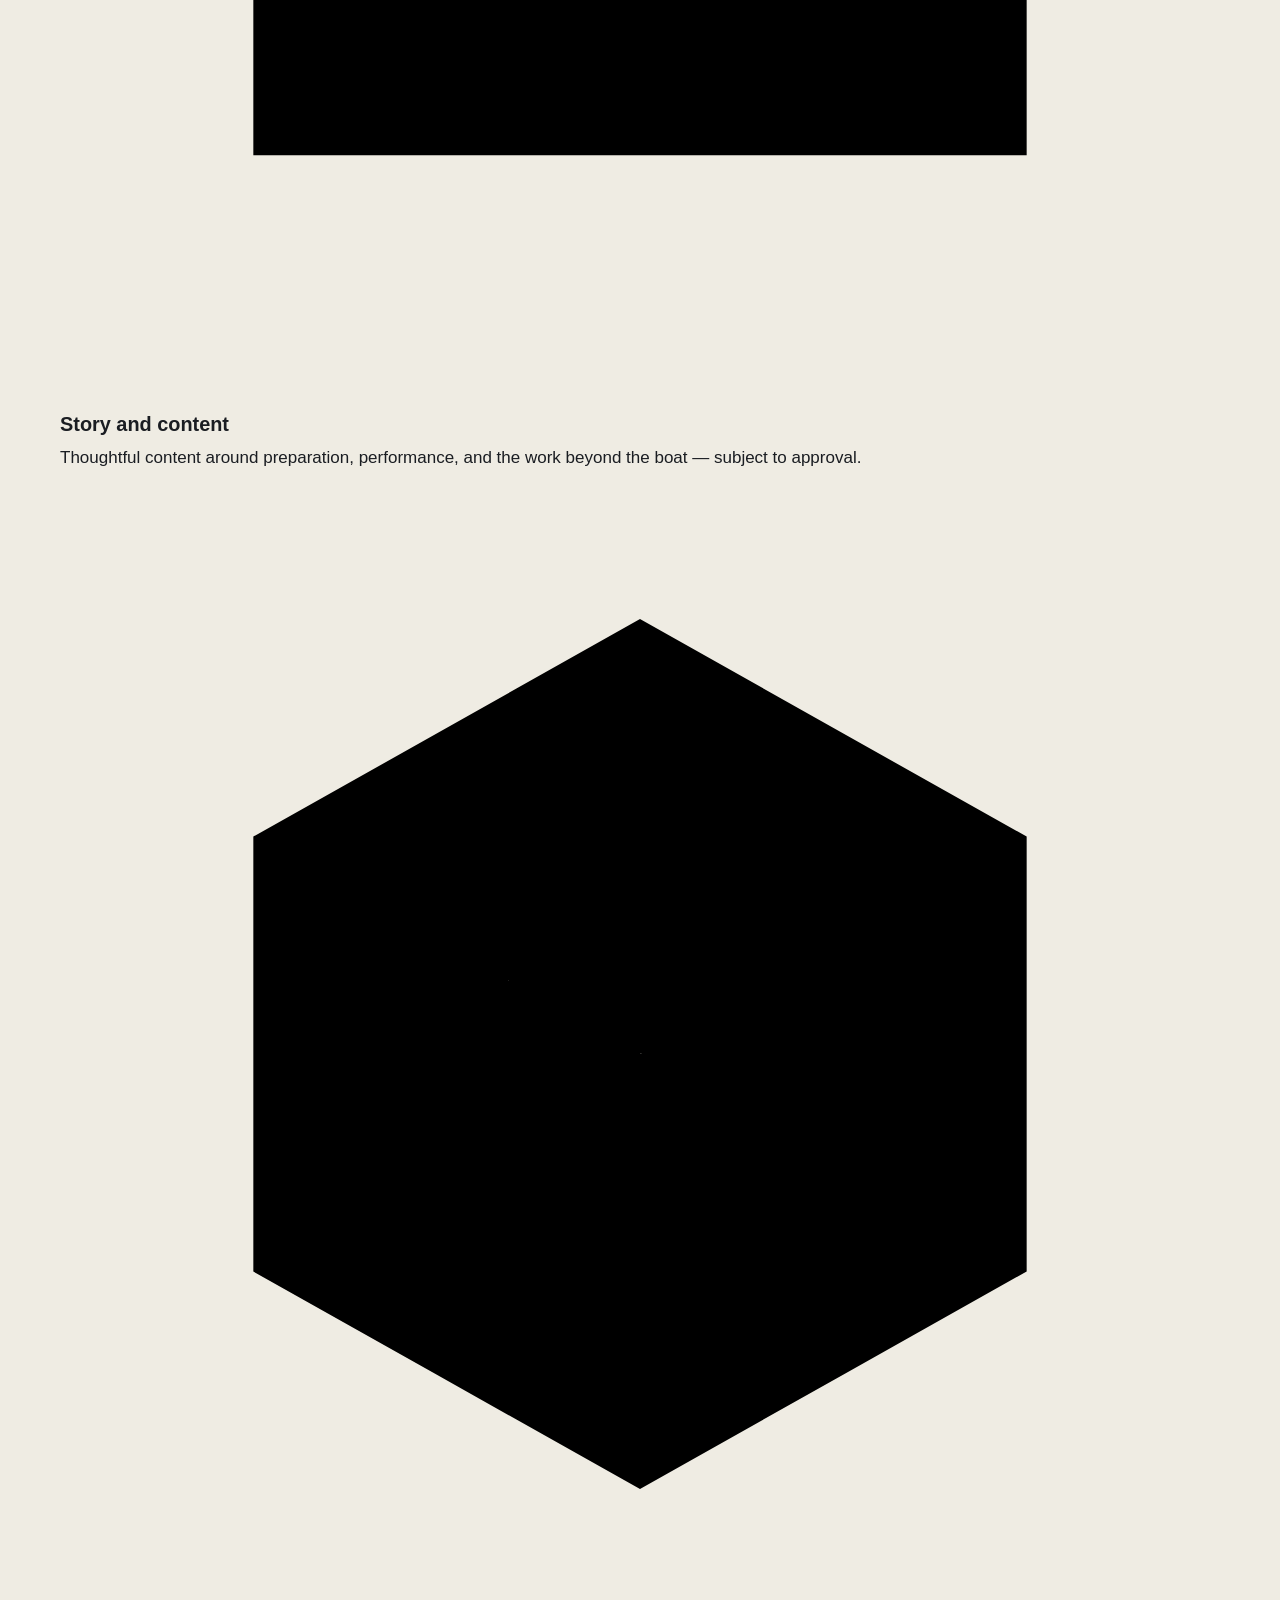
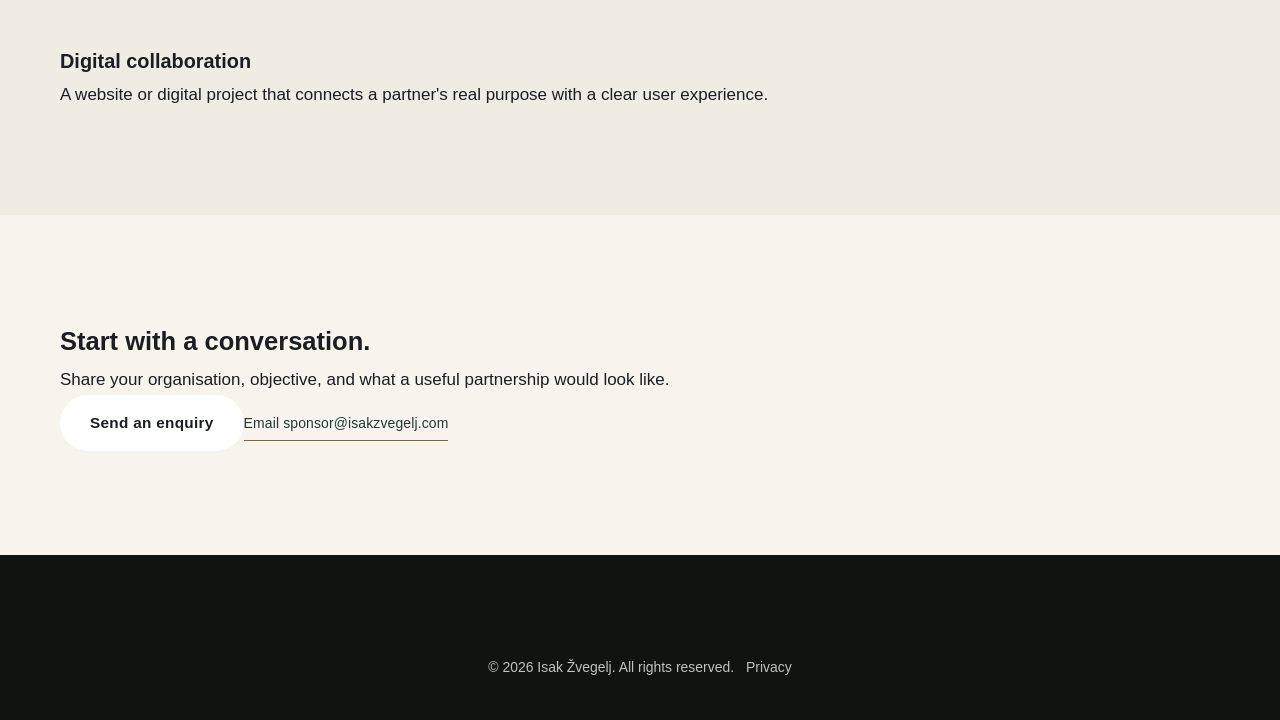
<file: sponsors/index.html>
<!DOCTYPE html>
<html lang="en">
<head>
<meta charset="utf-8">
<meta name="viewport" content="width=device-width, initial-scale=1">
<title>Partner with Isak Žvegelj — Slovenia</title>
<meta name="description" content="Partnership information for Isak Žvegelj, a Slovenian Paris 2024 Olympian and rower competing internationally.">
<meta name="robots" content="index,follow">
<link rel="canonical" href="https://isakzvegelj.com/sponsors/">
<meta property="og:title" content="Partner with Isak Žvegelj">
<meta property="og:description" content="A considered partnership with a Slovenian Olympic rower and digital creator.">
<meta property="og:type" content="website">
<meta property="og:url" content="https://isakzvegelj.com/sponsors/">
<meta property="og:image" content="https://isakzvegelj.com/assets/img/social-share.webp">
<meta property="og:image:width" content="1200"><meta property="og:image:height" content="630">
<link rel="icon" type="image/svg+xml" href="../assets/favicon.svg">
<link rel="stylesheet" href="../css/site.css?v=2026-08-18">
<script>document.documentElement.classList.add('js');</script>
</head>
<body class="subpage">
<header class="site-header scrolled" id="siteHeader"><div class="container nav-row">
<a href="../index.html#home" class="logo">Isak <span>Žvegelj</span></a>
<nav class="nav-links" id="navLinks" aria-label="Primary navigation"><a href="../index.html#about">About</a><a href="../index.html#results">Results</a><a href="../websites/">Websites</a><a href="./" class="active">Partnerships</a><a href="../blog/">Blog</a><a href="../index.html#contact">Contact</a></nav>
<button type="button" class="theme-toggle" id="themeToggle" aria-label="Switch to dark mode" aria-pressed="false"><svg class="icon-moon" viewBox="0 0 24 24" aria-hidden="true"><path d="M21 12.79A9 9 0 1 1 11.21 3 7 7 0 0 0 21 12.79z"/></svg><svg class="icon-sun" viewBox="0 0 24 24" aria-hidden="true"><circle cx="12" cy="12" r="5"/><path d="M12 1v2m0 18v2M4.2 4.2l1.4 1.4m12.8 12.8 1.4 1.4M1 12h2m18 0h2M4.2 19.8l1.4-1.4M18.4 5.6l1.4-1.4"/></svg></button>
<button type="button" class="nav-toggle" id="navToggle" aria-label="Open menu" aria-controls="navLinks" aria-expanded="false"><span></span><span></span><span></span></button>
</div></header>
<a class="skip-link" href="#main-content">Skip to content</a>
<main id="main-content" class="page-wrap">
<section class="page-hero"><div class="container"><p class="eyebrow">Partnerships</p><h1>Support the work behind the stroke.</h1><p class="page-lead">A partnership can support elite sport, thoughtful storytelling, and useful digital work. Details below are intentionally factual and open for discussion.</p></div></section>
<section class="section"><div class="container two-column"><div><h2 class="section-title">Why partner with Isak?</h2><p>Isak Žvegelj represents Slovenia in rowing and brings the same consistency, preparation, and curiosity to every collaboration. Partnership formats, deliverables, and timing should be agreed together rather than assumed.</p><div class="source-links"><a href="https://www.olympics.com/en/athletes/isak-ivan-zvegelj" target="_blank" rel="noopener noreferrer">Official Olympics.com profile <span aria-hidden="true">↗</span></a><a href="https://worldrowing.com/athlete/isak-ivan-zvegelj?id=51030" target="_blank" rel="noopener noreferrer">Official World Rowing profile <span aria-hidden="true">↗</span></a></div></div><aside class="fact-card"><p class="eyebrow">Current facts</p><ul><li>Paris 2024 Olympian</li><li>Slovenian rower</li><li>International competition profile</li><li>Based in Bled, Slovenia</li></ul><p class="placeholder-note">Audience data, media reach, and partnership inventory available on request.</p></aside></div></section>
<section class="section alt"><div class="container"><div class="section-head"><p class="eyebrow">Possible formats</p><h2 class="section-title">Build the right partnership, not a fixed package.</h2></div><div class="card-grid three-up"><article class="info-card"><span class="line-icon" aria-hidden="true"><svg viewBox="0 0 24 24"><path d="M4 19h16M6 19V8l6-4 6 4v11M9 19v-6h6v6M3 8h18"/></svg></span><h3>Sport partnership</h3><p>Support training, competition, or equipment-related goals. Scope and benefits to be confirmed directly.</p></article><article class="info-card"><span class="line-icon" aria-hidden="true"><svg viewBox="0 0 24 24"><path d="M4 5h16v14H4zM8 9h8M8 13h5"/></svg></span><h3>Story and content</h3><p>Thoughtful content around preparation, performance, and the work beyond the boat — subject to approval.</p></article><article class="info-card"><span class="line-icon" aria-hidden="true"><svg viewBox="0 0 24 24"><path d="m12 3 8 4.5v9L12 21l-8-4.5v-9L12 3Zm0 0v9m8-4.5-8 4.5m-8-4.5 8 4.5"/></svg></span><h3>Digital collaboration</h3><p>A website or digital project that connects a partner's real purpose with a clear user experience.</p></article></div></div></section>

<section class="section cta-band"><div class="container"><h2>Start with a conversation.</h2><p>Share your organisation, objective, and what a useful partnership would look like.</p><a class="btn btn-light" href="../index.html#contact">Send an enquiry</a><a class="text-link light" href="mailto:sponsor@isakzvegelj.com">Email sponsor@isakzvegelj.com</a></div></section>
</main>
<footer class="footer"><div class="container"><div class="footer-bottom"><p>© <span id="year"></span> Isak Žvegelj. All rights reserved.</p><p><a href="../privacy.html">Privacy</a></p></div></div></footer>
<script src="../js/main.js?v=2026-08-18"></script>
</body></html>
</file>
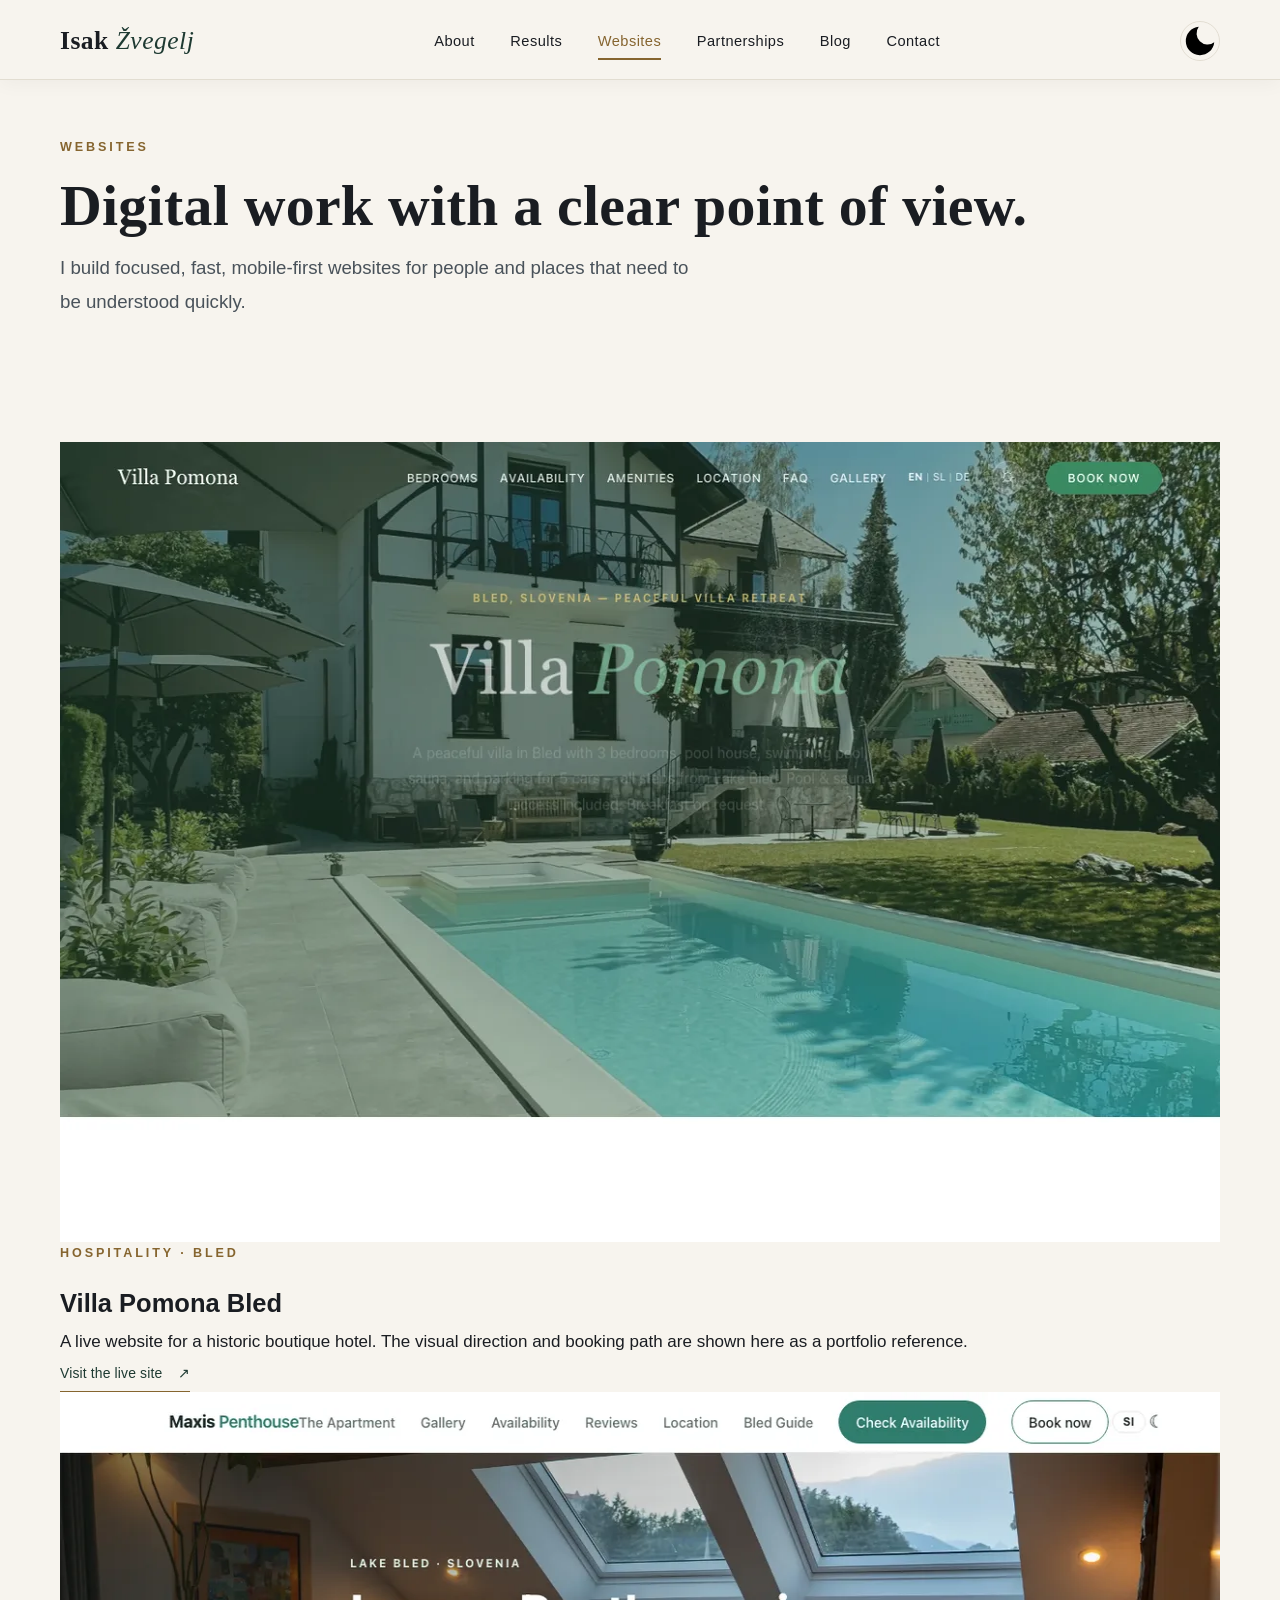
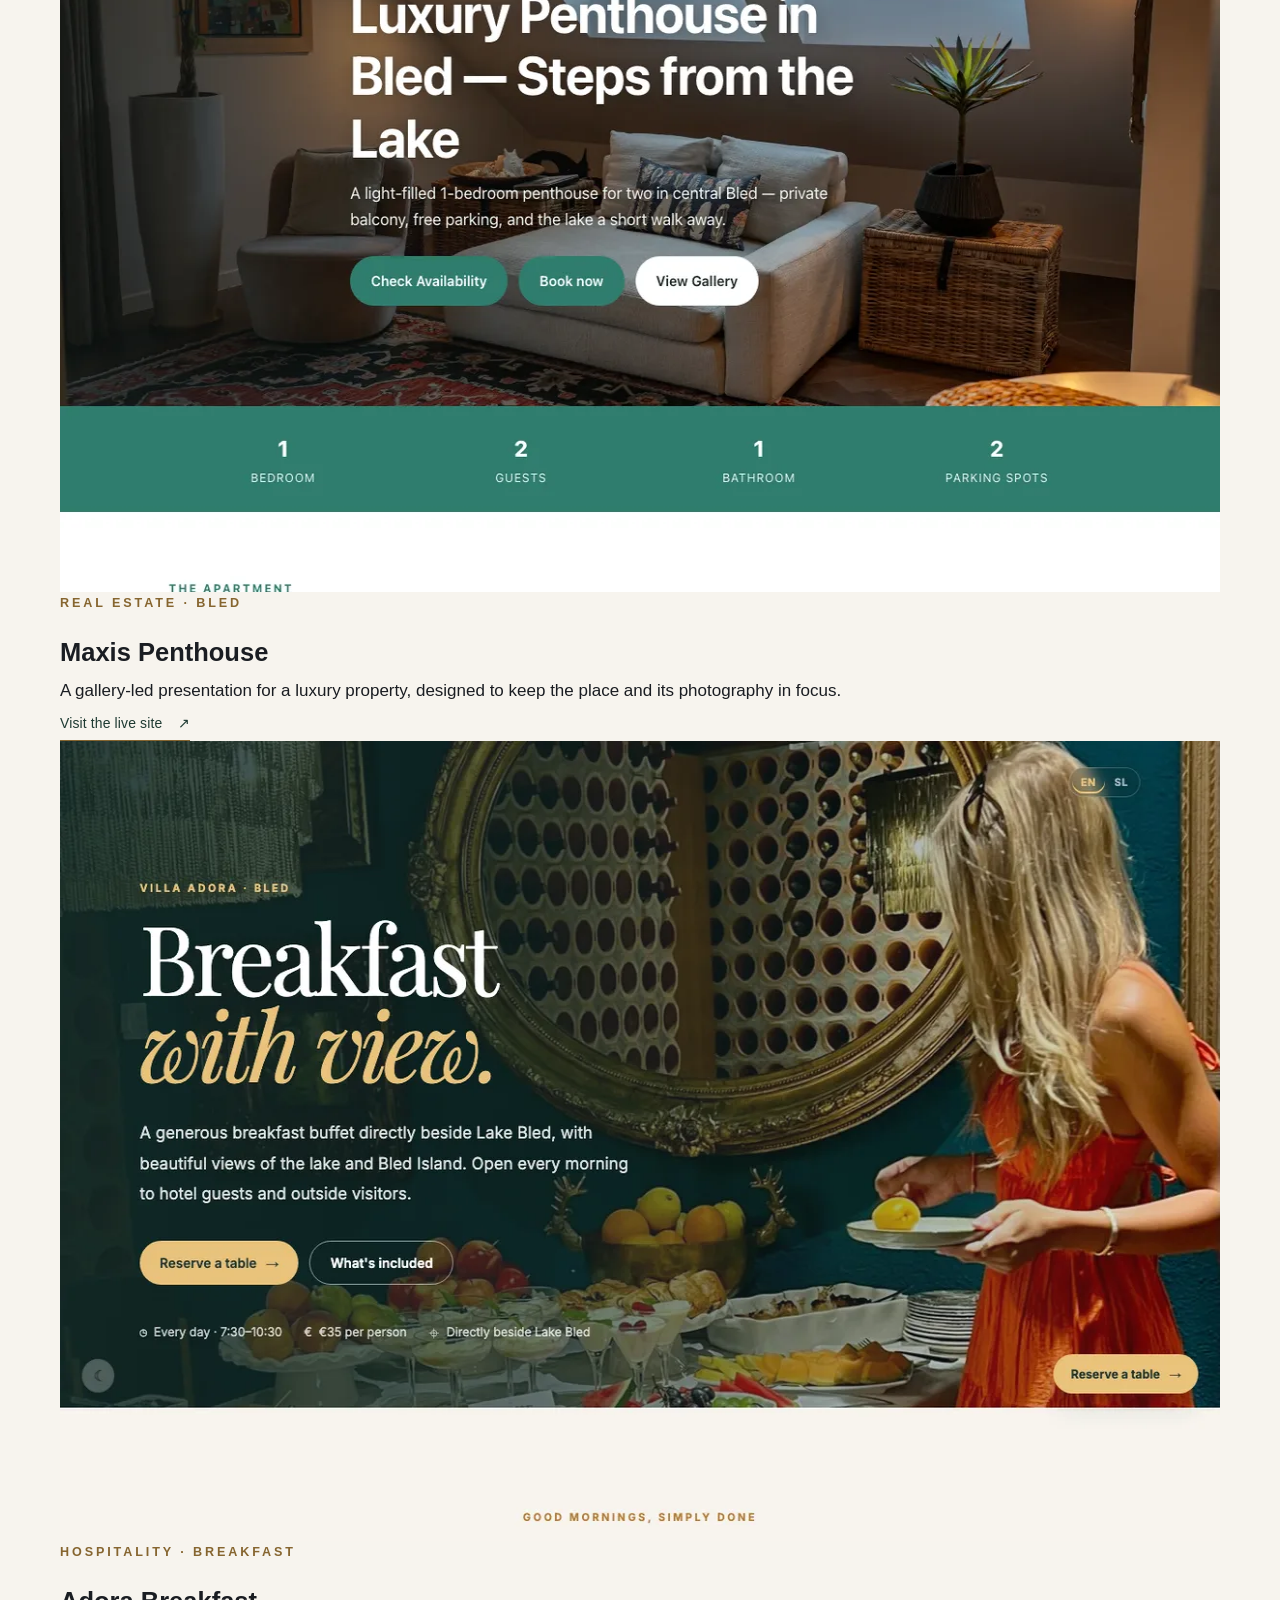
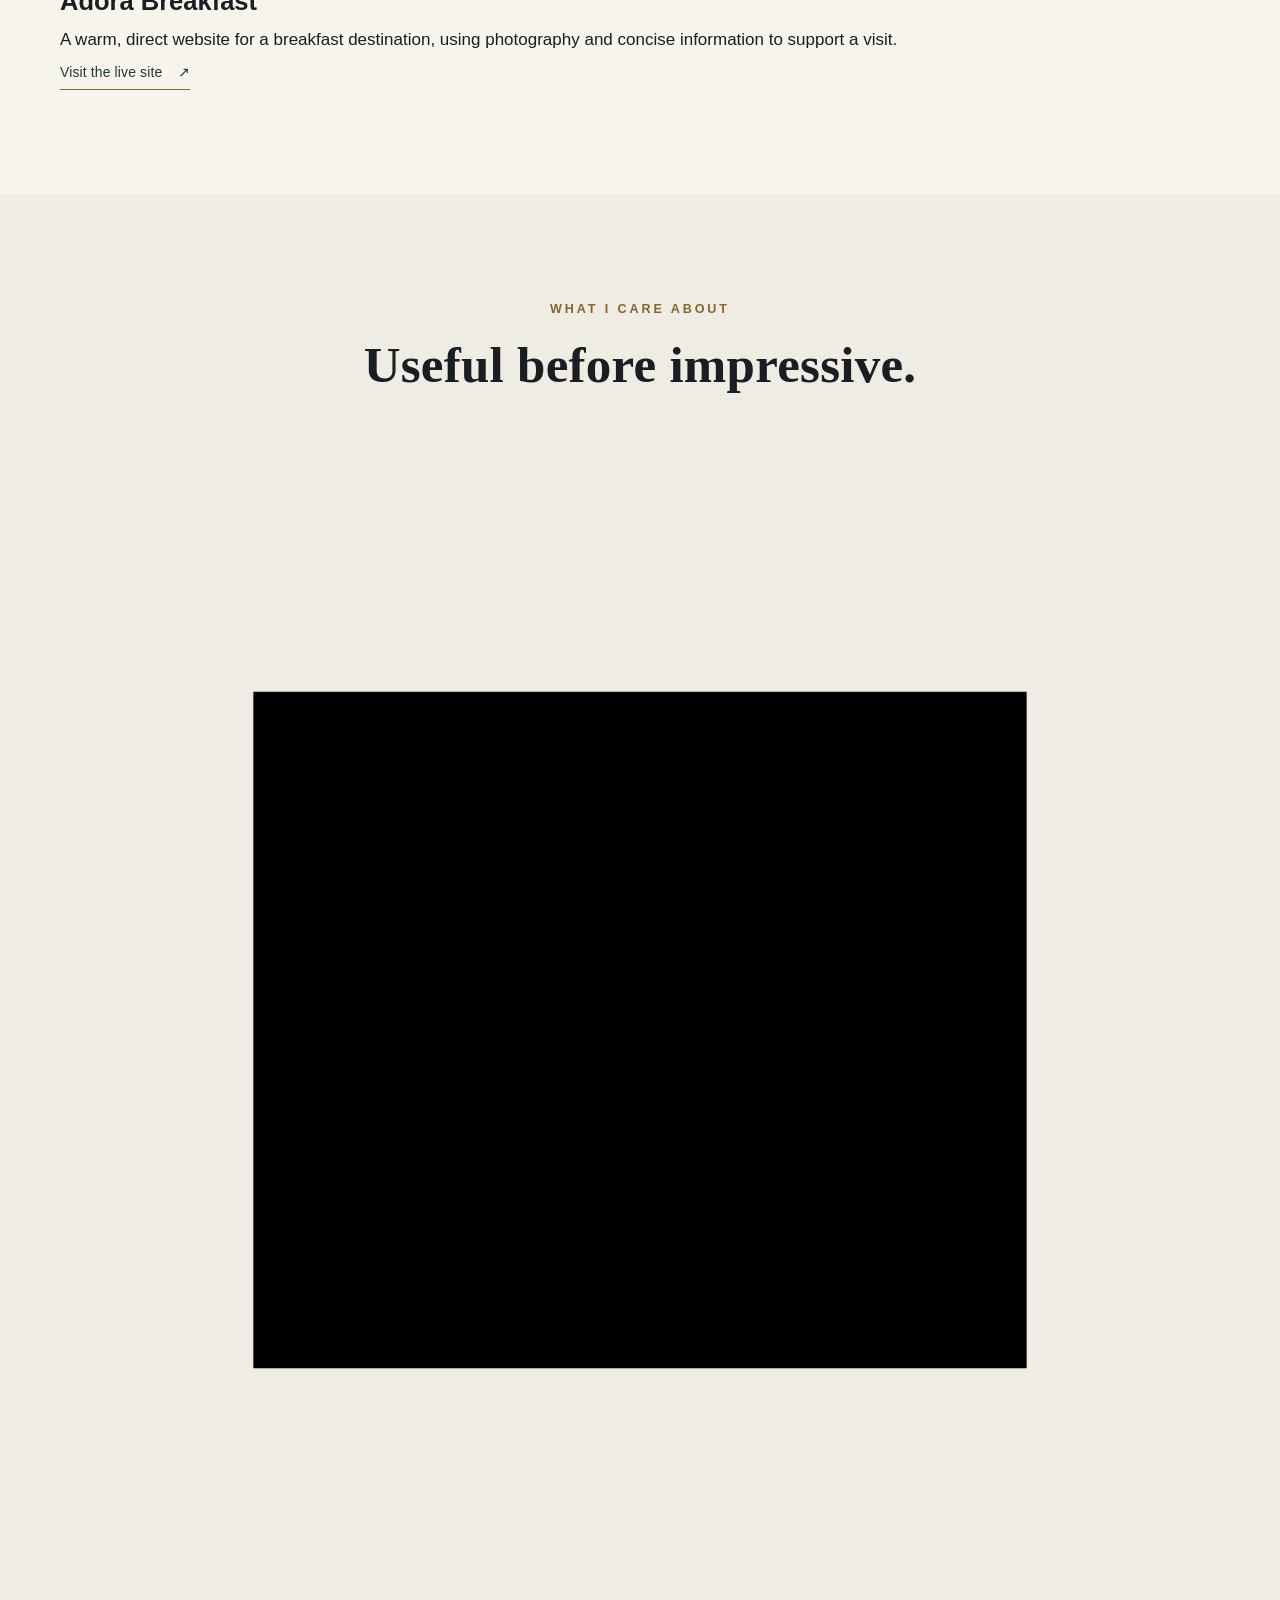
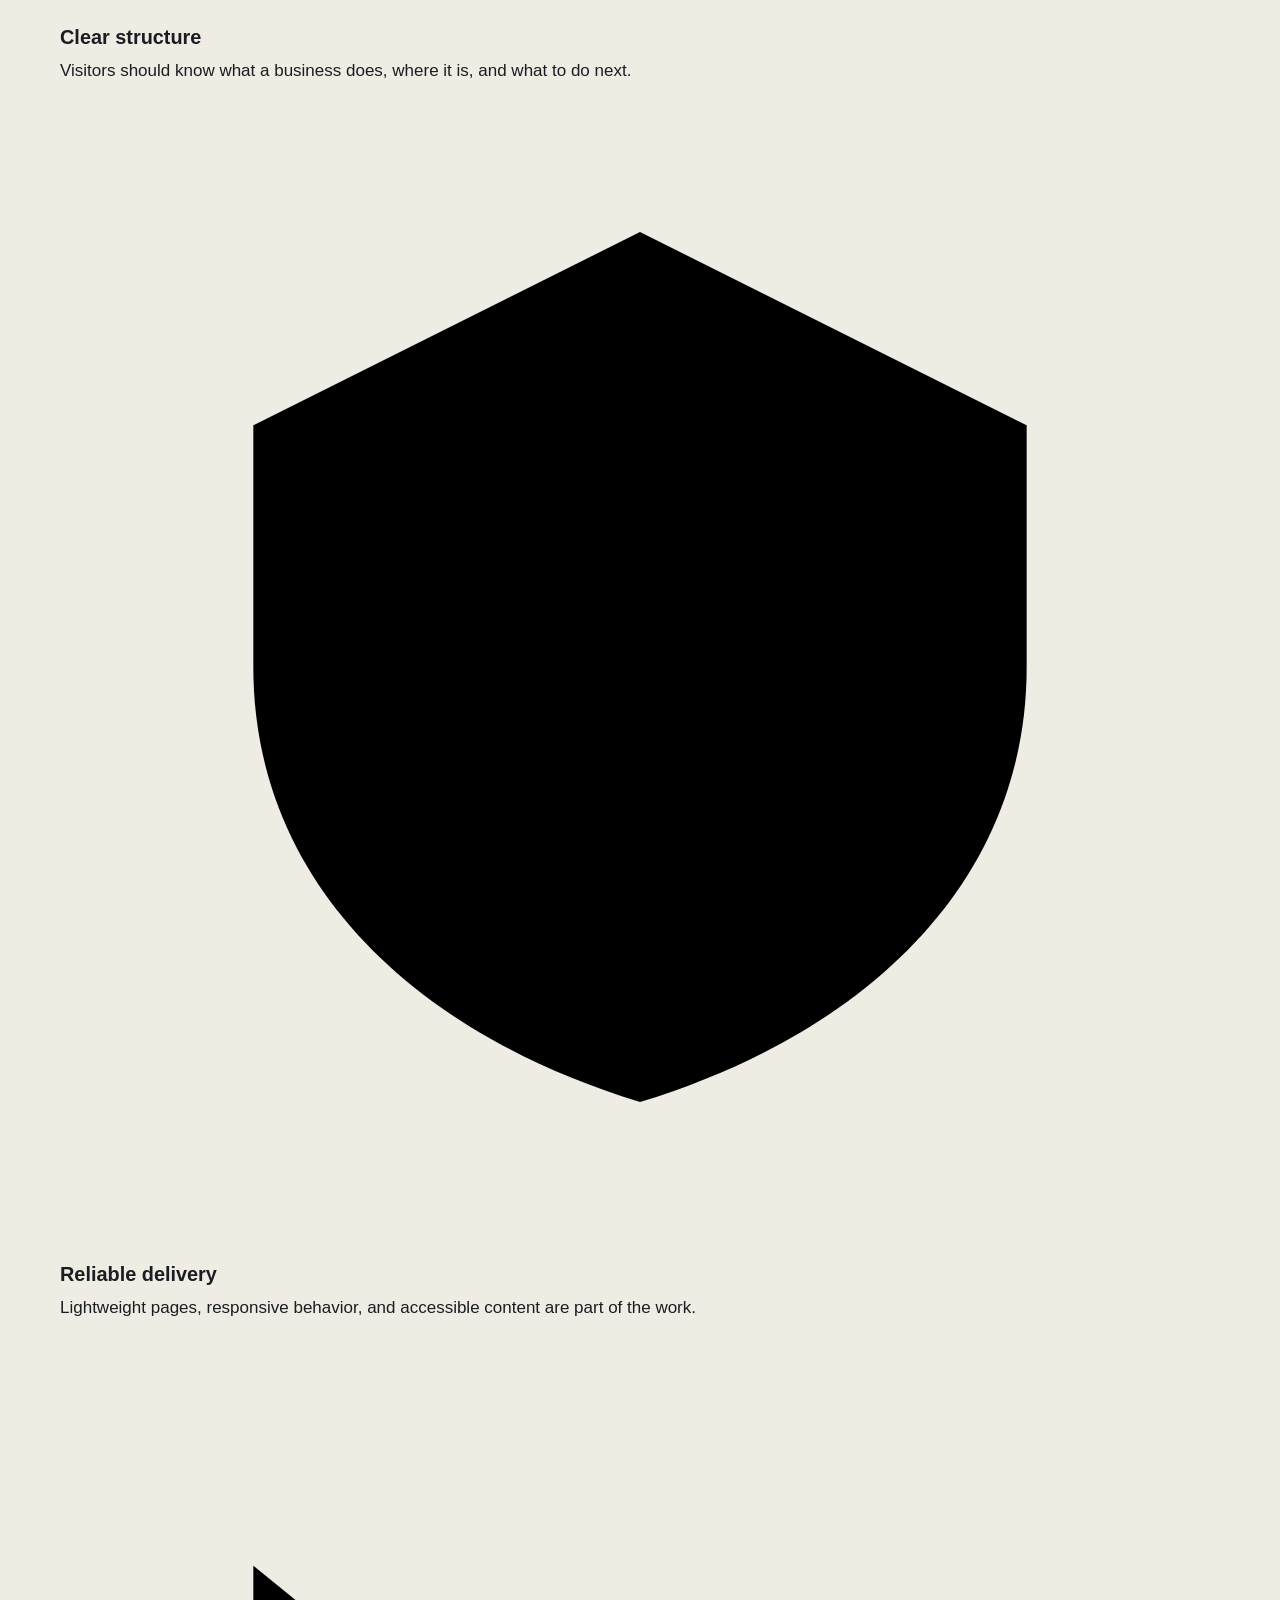
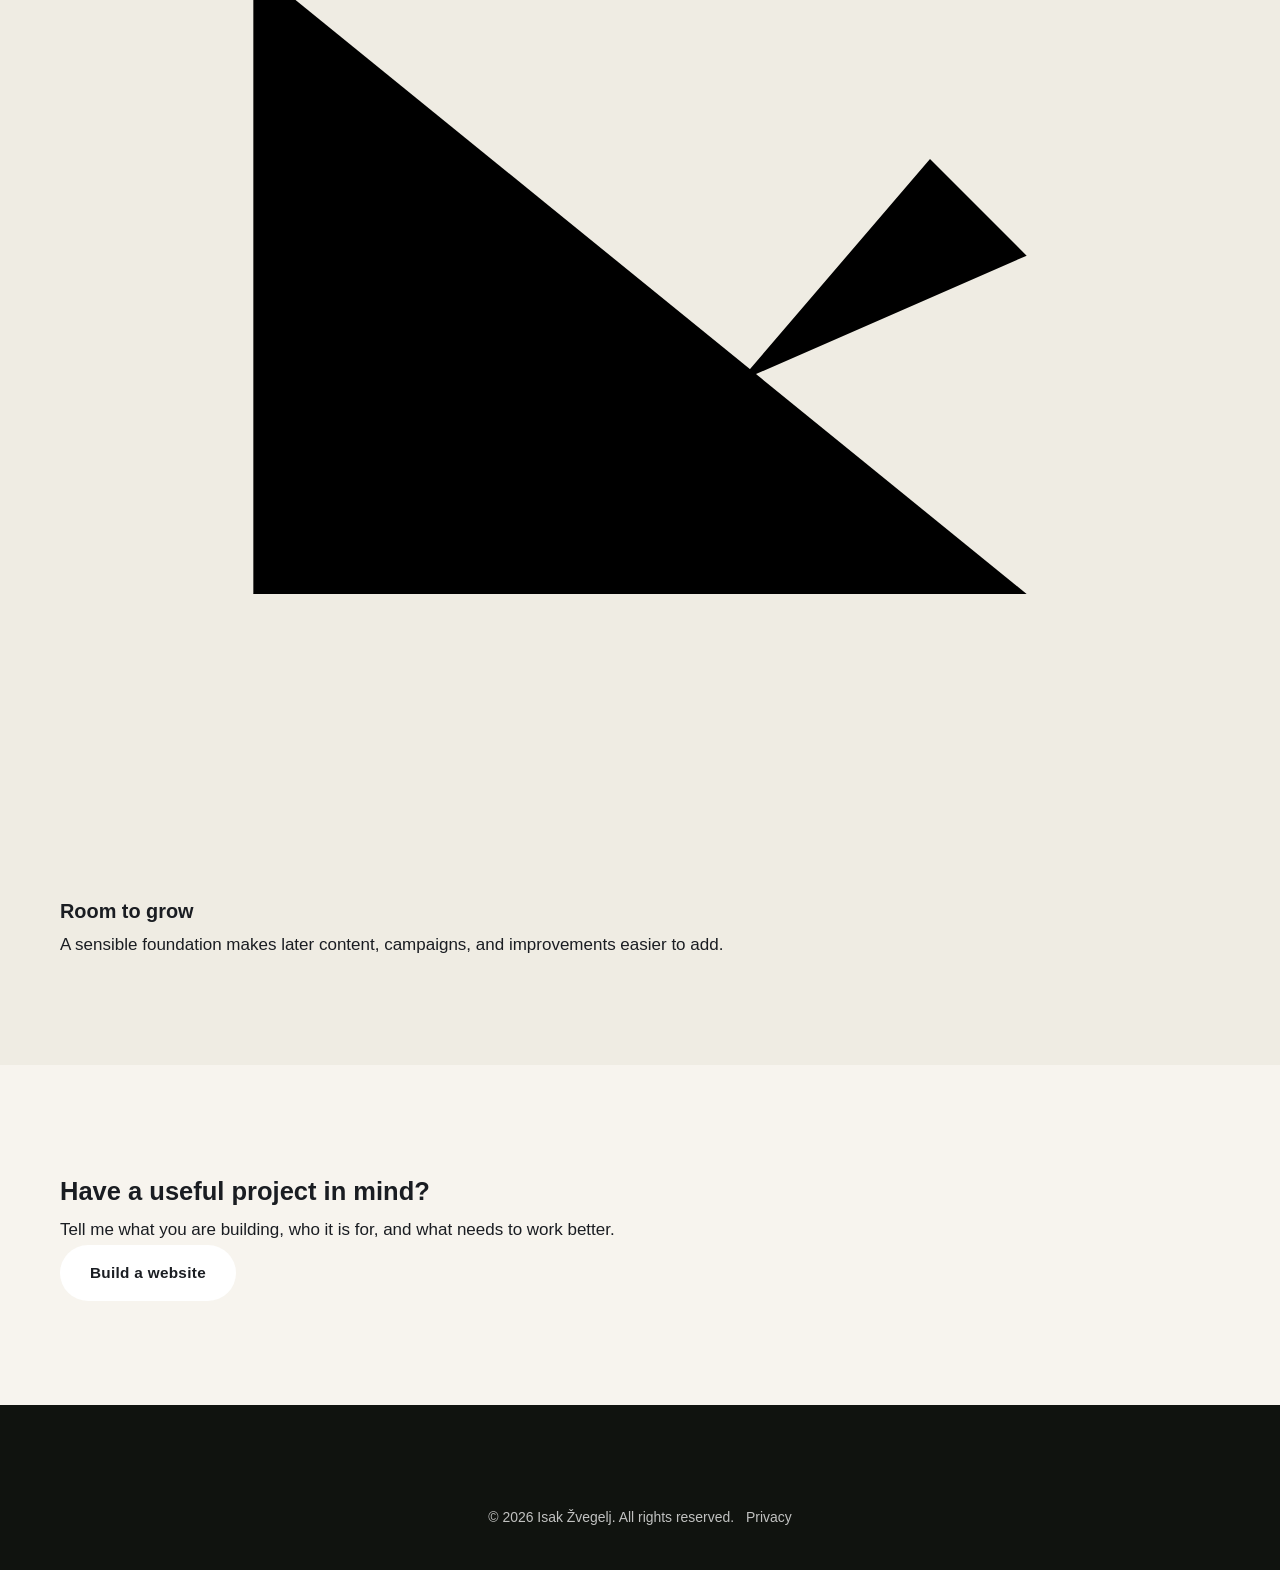
<file: websites/index.html>
<!DOCTYPE html>
<html lang="en">
<head>
<meta charset="utf-8"><meta name="viewport" content="width=device-width, initial-scale=1">
<title>Websites by Isak Žvegelj — Fast, considered digital work</title>
<meta name="description" content="Selected website work by Isak Žvegelj: focused, mobile-first digital experiences for hospitality, real estate, and independent businesses.">
<meta name="robots" content="index,follow"><link rel="canonical" href="https://isakzvegelj.com/websites/">
<meta property="og:title" content="Websites by Isak Žvegelj"><meta property="og:description" content="Selected website work: focused, mobile-first digital experiences."><meta property="og:type" content="website"><meta property="og:url" content="https://isakzvegelj.com/websites/"><meta property="og:image" content="https://isakzvegelj.com/assets/img/social-share.webp"><meta property="og:image:width" content="1200"><meta property="og:image:height" content="630">
<link rel="icon" type="image/svg+xml" href="../assets/favicon.svg"><link rel="stylesheet" href="../css/site.css?v=2026-08-18"><script>document.documentElement.classList.add('js');</script>
</head>
<body class="subpage"><header class="site-header scrolled" id="siteHeader"><div class="container nav-row"><a href="../index.html#home" class="logo">Isak <span>Žvegelj</span></a><nav class="nav-links" id="navLinks" aria-label="Primary navigation"><a href="../index.html#about">About</a><a href="../index.html#results">Results</a><a href="./" class="active">Websites</a><a href="../sponsors/">Partnerships</a><a href="../blog/">Blog</a><a href="../index.html#contact">Contact</a></nav><button type="button" class="theme-toggle" id="themeToggle" aria-label="Switch to dark mode" aria-pressed="false"><svg class="icon-moon" viewBox="0 0 24 24" aria-hidden="true"><path d="M21 12.79A9 9 0 1 1 11.21 3 7 7 0 0 0 21 12.79z"/></svg><svg class="icon-sun" viewBox="0 0 24 24" aria-hidden="true"><circle cx="12" cy="12" r="5"/><path d="M12 1v2m0 18v2M4.2 4.2l1.4 1.4m12.8 12.8 1.4 1.4M1 12h2m18 0h2M4.2 19.8l1.4-1.4M18.4 5.6l1.4-1.4"/></svg></button><button type="button" class="nav-toggle" id="navToggle" aria-label="Open menu" aria-controls="navLinks" aria-expanded="false"><span></span><span></span><span></span></button></div></header><a class="skip-link" href="#main-content">Skip to content</a>
<main id="main-content" class="page-wrap"><section class="page-hero"><div class="container"><p class="eyebrow">Websites</p><h1>Digital work with a clear point of view.</h1><p class="page-lead">I build focused, fast, mobile-first websites for people and places that need to be understood quickly.</p></div></section>
<section class="section"><div class="container"><div class="project-showcase"><article class="case-study"><img src="../assets/img/projects/villa-pomona.webp" width="1200" height="800" loading="lazy" alt="Screenshot of the Villa Pomona Bled website"><div class="case-copy"><p class="eyebrow">Hospitality · Bled</p><h2>Villa Pomona Bled</h2><p>A live website for a historic boutique hotel. The visual direction and booking path are shown here as a portfolio reference.</p><a class="text-link" href="https://villa-pomona-bled.com" target="_blank" rel="noopener noreferrer">Visit the live site <span aria-hidden="true">↗</span></a></div></article><article class="case-study reverse"><img src="../assets/img/projects/maxis.webp" width="1200" height="800" loading="lazy" alt="Screenshot of the Maxis Penthouse website"><div class="case-copy"><p class="eyebrow">Real estate · Bled</p><h2>Maxis Penthouse</h2><p>A gallery-led presentation for a luxury property, designed to keep the place and its photography in focus.</p><a class="text-link" href="https://maxisbled.com" target="_blank" rel="noopener noreferrer">Visit the live site <span aria-hidden="true">↗</span></a></div></article><article class="case-study"><img src="../assets/img/projects/adora.webp" width="1200" height="800" loading="lazy" alt="Screenshot of the Adora Breakfast website"><div class="case-copy"><p class="eyebrow">Hospitality · Breakfast</p><h2>Adora Breakfast</h2><p>A warm, direct website for a breakfast destination, using photography and concise information to support a visit.</p><a class="text-link" href="https://adorabreakfast.com" target="_blank" rel="noopener noreferrer">Visit the live site <span aria-hidden="true">↗</span></a></div></article></div></div></section>
<section class="section alt"><div class="container"><div class="section-head"><p class="eyebrow">What I care about</p><h2 class="section-title">Useful before impressive.</h2></div><div class="card-grid three-up"><article class="info-card"><span class="line-icon" aria-hidden="true"><svg viewBox="0 0 24 24"><path d="M4 5h16v14H4zM8 9h8M8 13h5"/></svg></span><h3>Clear structure</h3><p>Visitors should know what a business does, where it is, and what to do next.</p></article><article class="info-card"><span class="line-icon" aria-hidden="true"><svg viewBox="0 0 24 24"><path d="M12 3 4 7v5c0 4.5 3.4 7.6 8 9 4.6-1.4 8-4.5 8-9V7l-8-4Z"/><path d="m8 12 2.5 2.5L16 9"/></svg></span><h3>Reliable delivery</h3><p>Lightweight pages, responsive behavior, and accessible content are part of the work.</p></article><article class="info-card"><span class="line-icon" aria-hidden="true"><svg viewBox="0 0 24 24"><path d="M4 18 9 13l3 3 6-7 2 2"/><path d="M4 5v13h16"/></svg></span><h3>Room to grow</h3><p>A sensible foundation makes later content, campaigns, and improvements easier to add.</p></article></div></div></section>
<section class="section cta-band"><div class="container"><h2>Have a useful project in mind?</h2><p>Tell me what you are building, who it is for, and what needs to work better.</p><a class="btn btn-light" href="../index.html#contact">Build a website</a></div></section></main>
<footer class="footer"><div class="container"><div class="footer-bottom"><p>© <span id="year"></span> Isak Žvegelj. All rights reserved.</p><p><a href="../privacy.html">Privacy</a></p></div></div></footer><script src="../js/main.js?v=2026-08-18"></script></body></html>
</file>
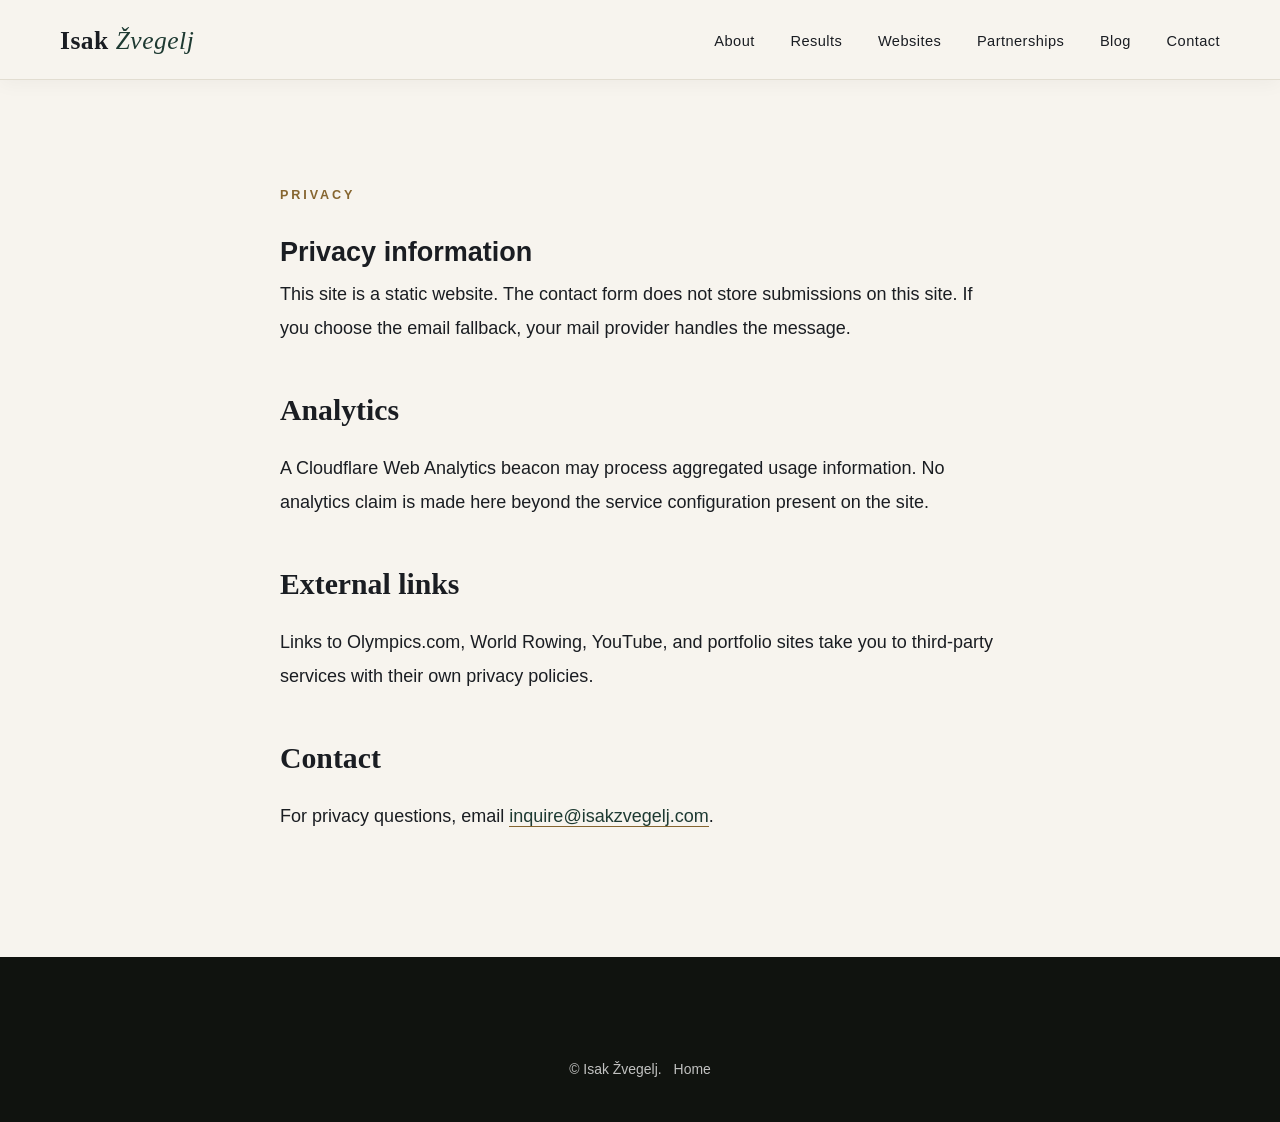
<file: privacy.html>
<!DOCTYPE html><html lang="en"><head><meta charset="utf-8"><meta name="viewport" content="width=device-width, initial-scale=1"><title>Privacy — Isak Žvegelj</title><meta name="description" content="Privacy information for isakzvegelj.com."><meta name="robots" content="index,follow"><link rel="canonical" href="https://isakzvegelj.com/privacy.html"><link rel="icon" type="image/svg+xml" href="assets/favicon.svg"><link rel="stylesheet" href="css/site.css?v=2026-08-18"></head><body class="subpage"><header class="site-header scrolled" id="siteHeader"><div class="container nav-row"><a href="index.html#home" class="logo">Isak <span>Žvegelj</span></a><nav class="nav-links" id="navLinks" aria-label="Primary navigation"><a href="index.html#about">About</a><a href="index.html#results">Results</a><a href="websites/">Websites</a><a href="sponsors/">Partnerships</a><a href="blog/">Blog</a><a href="index.html#contact">Contact</a></nav></div></header><a class="skip-link" href="#main-content">Skip to content</a><main id="main-content" class="page-wrap"><section class="section"><div class="container narrow prose"><p class="eyebrow">Privacy</p><h1>Privacy information</h1><p>This site is a static website. The contact form does not store submissions on this site. If you choose the email fallback, your mail provider handles the message.</p><h2>Analytics</h2><p>A Cloudflare Web Analytics beacon may process aggregated usage information. No analytics claim is made here beyond the service configuration present on the site.</p><h2>External links</h2><p>Links to Olympics.com, World Rowing, YouTube, and portfolio sites take you to third-party services with their own privacy policies.</p><h2>Contact</h2><p>For privacy questions, email <a href="mailto:inquire@isakzvegelj.com">inquire@isakzvegelj.com</a>.</p></div></section></main><footer class="footer"><div class="container"><div class="footer-bottom"><p>© <span id="year"></span> Isak Žvegelj.</p><p><a href="index.html">Home</a></p></div></div></footer><script src="js/main.js?v=2026-08-18"></script></body></html>
</file>
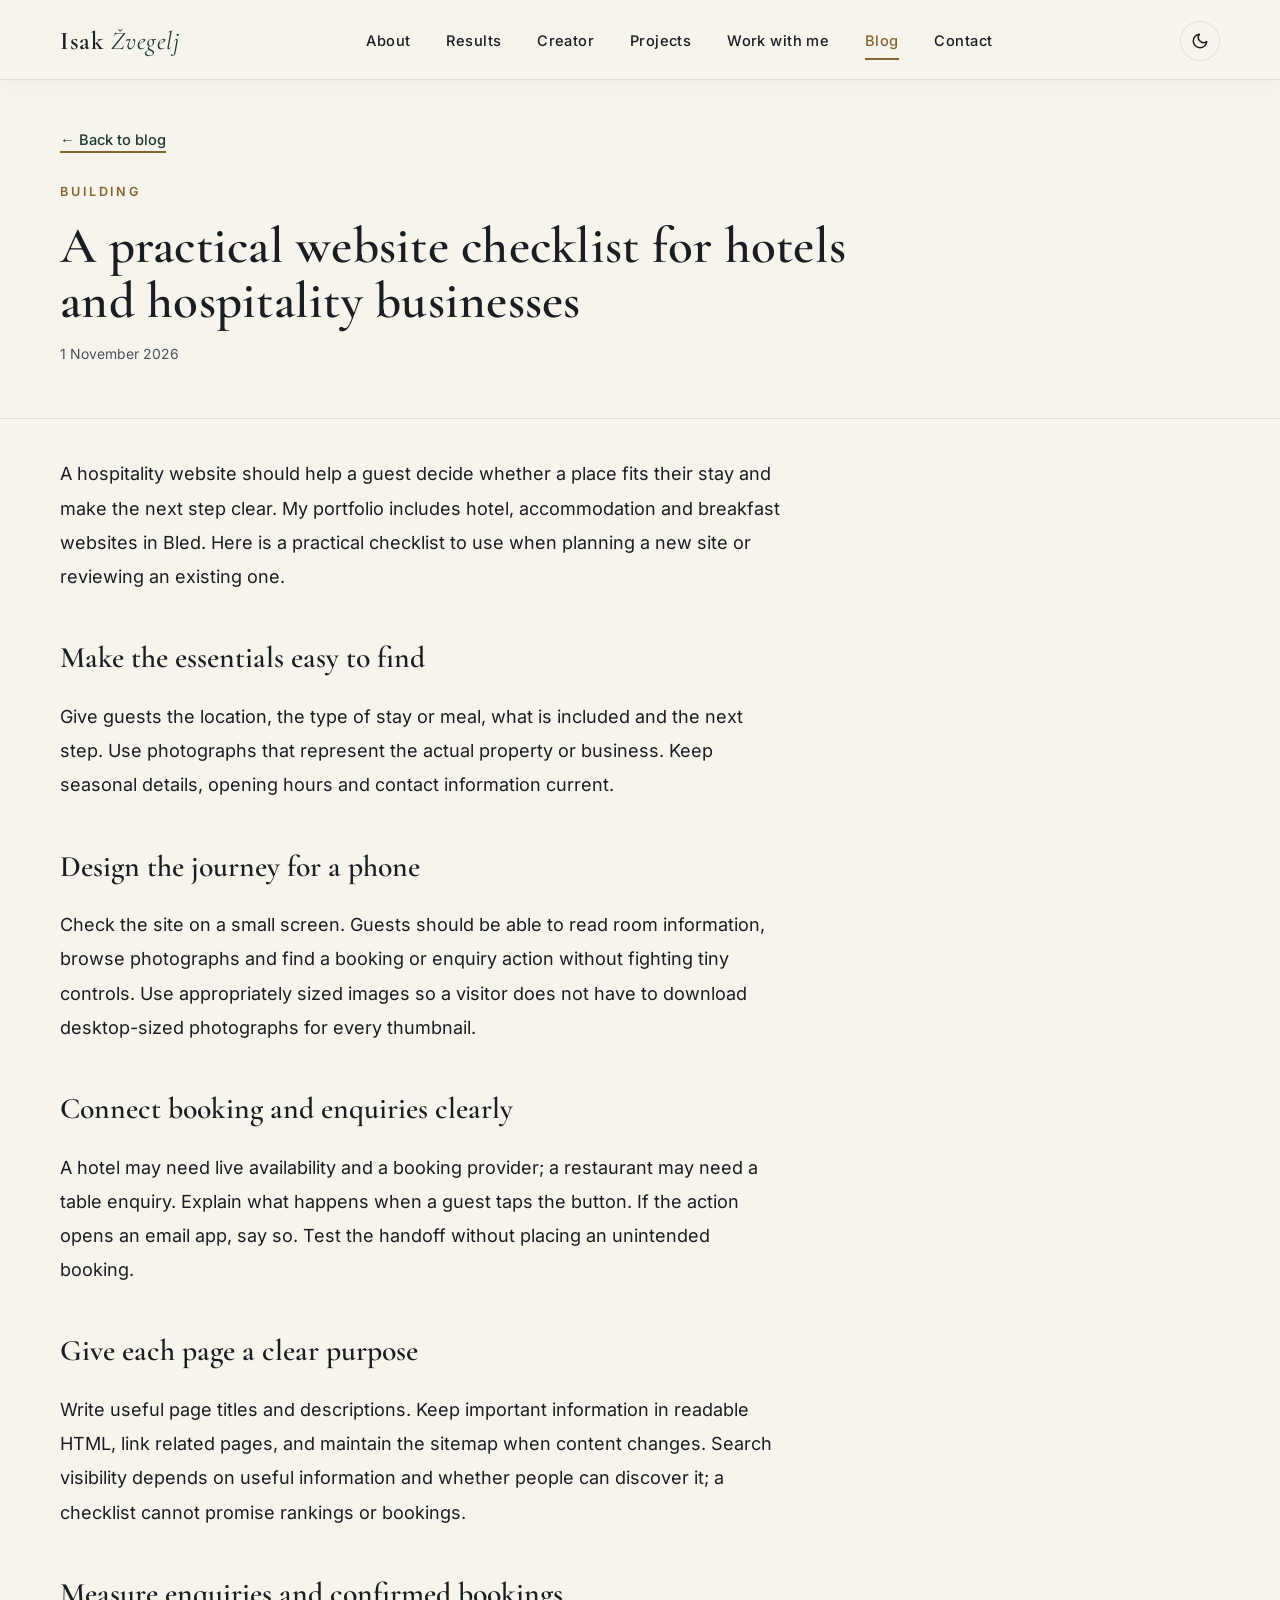
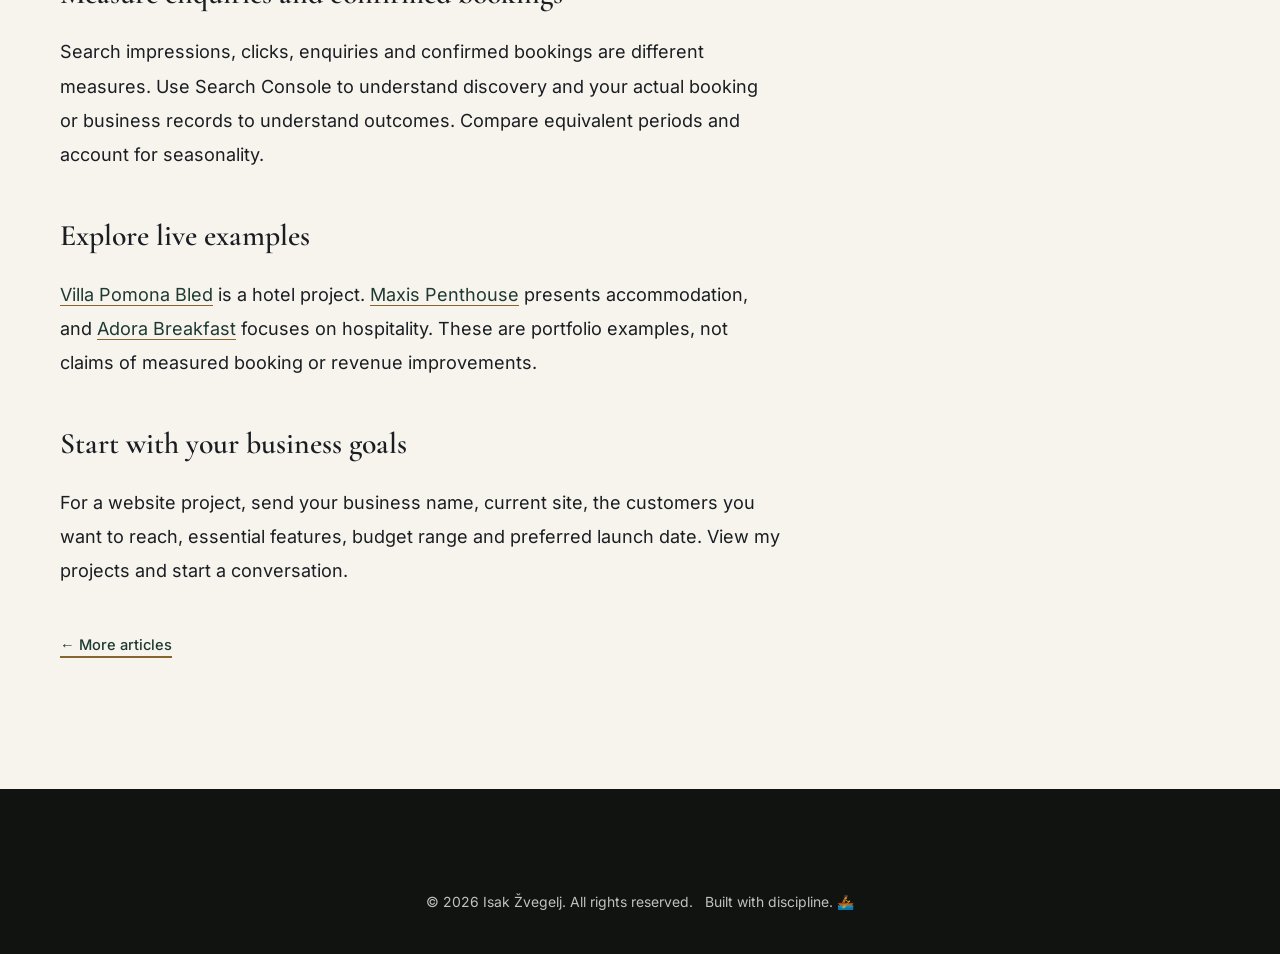
<file: blog/hospitality-website-checklist.html>
<!DOCTYPE html>
<html lang="en">
<head>
<meta charset="UTF-8">
<meta name="viewport" content="width=device-width, initial-scale=1.0">
<title>A practical website checklist for hotels and hospitality businesses — Isak Žvegelj</title>
<meta name="description" content="Planning a hotel or hospitality website? A practical checklist covering mobile usability, guest information, booking handoffs and useful measurement.">
<link rel="canonical" href="https://isakzvegelj.com/blog/hospitality-website-checklist.html">
<meta property="og:title" content="A practical website checklist for hotels and hospitality businesses">
<meta property="og:description" content="Planning a hotel or hospitality website? A practical checklist covering mobile usability, guest information, booking handoffs and useful measurement.">
<meta property="og:url" content="https://isakzvegelj.com/blog/hospitality-website-checklist.html">
<meta property="og:site_name" content="Isak Žvegelj">
<meta property="og:type" content="article">
<meta property="og:image" content="https://isakzvegelj.com/assets/img/colour-20261101/social-share-ai-colour-v1.jpg">
<meta property="og:image:type" content="image/jpeg">
<meta property="og:image:alt" content="Isak Žvegelj rowing for Slovenia on the water">
<meta property="og:image:width" content="1200">
<meta property="og:image:height" content="630">
<meta name="twitter:card" content="summary_large_image">
<meta name="twitter:title" content="A practical website checklist for hotels and hospitality businesses">
<meta name="twitter:description" content="Planning a hotel or hospitality website? A practical checklist covering mobile usability, guest information, booking handoffs and useful measurement.">
<meta name="twitter:image" content="https://isakzvegelj.com/assets/img/colour-20261101/social-share-ai-colour-v1.jpg">
<meta name="twitter:image:alt" content="Isak Žvegelj rowing for Slovenia on the water">
<link rel="icon" type="image/svg+xml" href="../assets/favicon.svg?v=simple-20261101">
<link rel="alternate icon" href="../assets/apple-touch-icon.png">
<link rel="apple-touch-icon" href="../assets/apple-touch-icon.png">
<link rel="preconnect" href="https://static.cloudflareinsights.com">
<link rel="stylesheet" href="../assets/fonts/fonts.css">
<noscript><link rel="stylesheet" href="https://fonts.googleapis.com/css2?family=Cormorant+Garamond:ital,wght@0,400;0,500;0,600;1,400&family=Inter:wght@300;400;500;600&display=swap"></noscript>
<link rel="stylesheet" href="../css/site.css?v=scroll-fix-1">
<script>
document.documentElement.classList.add('js');(function(){try{var t=localStorage.getItem('theme');if(!t){t=window.matchMedia&&window.matchMedia('(prefers-color-scheme: dark)').matches?'dark':'light';}if(t==='dark'){document.documentElement.setAttribute('data-theme','dark');}}catch(e){}})();
</script>
<script type="module" src="https://static.cloudflareinsights.com/beacon.min.js" data-cf-beacon='{"token": "cd9b13f3fc134ab98ea0e712d7ef14e2"}'></script>
<script type="application/ld+json">{"@context": "https://schema.org", "@type": "BlogPosting", "headline": "A practical website checklist for hotels and hospitality businesses", "description": "Planning a hotel or hospitality website? A practical checklist covering mobile usability, guest information, booking handoffs and useful measurement.", "mainEntityOfPage": "https://isakzvegelj.com/blog/hospitality-website-checklist.html", "image": "https://isakzvegelj.com/assets/img/colour-20261101/social-share-ai-colour-v1.jpg", "author": {"@type": "Person", "name": "Isak Žvegelj", "url": "https://isakzvegelj.com/"}, "datePublished": "2026-11-01"}</script>
</head>
<body class="subpage">
<a class="skip-link" href="#main-content">Skip to content</a>

<header class="site-header scrolled" id="siteHeader">
  <div class="container nav-row">
    <a href="../index.html#home" class="logo">Isak <span>Žvegelj</span></a>
    <nav class="nav-links" id="navLinks" aria-label="Primary navigation">
      <a href="../index.html#about">About</a>
      <a href="../index.html#results">Results</a>
      <a href="../index.html#creator">Creator</a>
      <a href="../index.html#projects">Projects</a>
      <a href="../index.html#work">Work with me</a>
      <a href="index.html" class="active">Blog</a>
      <a href="../index.html#contact">Contact</a>
    </nav>
    <button class="theme-toggle" id="themeToggle" aria-label="Toggle dark mode" aria-pressed="false" title="Toggle dark mode">
      <svg class="icon-moon" viewBox="0 0 24 24" width="18" height="18" fill="none" stroke="currentColor" stroke-width="2" stroke-linecap="round" stroke-linejoin="round"><path d="M21 12.79A9 9 0 1 1 11.21 3 7 7 0 0 0 21 12.79z"></path></svg>
      <svg class="icon-sun" viewBox="0 0 24 24" width="18" height="18" fill="none" stroke="currentColor" stroke-width="2" stroke-linecap="round" stroke-linejoin="round"><circle cx="12" cy="12" r="5"></circle><line x1="12" y1="1" x2="12" y2="3"></line><line x1="12" y1="21" x2="12" y2="23"></line><line x1="4.22" y1="4.22" x2="5.64" y2="5.64"></line><line x1="18.36" y1="18.36" x2="19.78" y2="19.78"></line><line x1="1" y1="12" x2="3" y2="12"></line><line x1="21" y1="12" x2="23" y2="12"></line><line x1="4.22" y1="19.78" x2="5.64" y2="18.36"></line><line x1="18.36" y1="5.64" x2="19.78" y2="4.22"></line></svg>
    </button>
    <button class="nav-toggle" id="navToggle" aria-label="Menu" aria-expanded="false" aria-controls="navLinks">
      <span></span><span></span><span></span>
    </button>
  </div>
</header>

<main class="page-wrap" id="main-content">
  <article class="page-hero post-hero">
    <div class="container">
      <p class="back-link"><a href="index.html">← Back to blog</a></p>
      <p class="eyebrow" id="postTag">Building</p>
      <h1 id="postTitle">A practical website checklist for hotels and hospitality businesses</h1>
      <p class="post-date" id="postDate">1 November 2026</p>
    </div>
  </article>

  <div class="section post-body">
    <div class="container">
      <div id="postContent" class="prose"><p>A hospitality website should help a guest decide whether a place fits their stay and make the next step clear. My portfolio includes hotel, accommodation and breakfast websites in Bled. Here is a practical checklist to use when planning a new site or reviewing an existing one.</p>
<h2>Make the essentials easy to find</h2>
<p>Give guests the location, the type of stay or meal, what is included and the next step. Use photographs that represent the actual property or business. Keep seasonal details, opening hours and contact information current.</p>
<h2>Design the journey for a phone</h2>
<p>Check the site on a small screen. Guests should be able to read room information, browse photographs and find a booking or enquiry action without fighting tiny controls. Use appropriately sized images so a visitor does not have to download desktop-sized photographs for every thumbnail.</p>
<h2>Connect booking and enquiries clearly</h2>
<p>A hotel may need live availability and a booking provider; a restaurant may need a table enquiry. Explain what happens when a guest taps the button. If the action opens an email app, say so. Test the handoff without placing an unintended booking.</p>
<h2>Give each page a clear purpose</h2>
<p>Write useful page titles and descriptions. Keep important information in readable HTML, link related pages, and maintain the sitemap when content changes. Search visibility depends on useful information and whether people can discover it; a checklist cannot promise rankings or bookings.</p>
<h2>Measure enquiries and confirmed bookings</h2>
<p>Search impressions, clicks, enquiries and confirmed bookings are different measures. Use Search Console to understand discovery and your actual booking or business records to understand outcomes. Compare equivalent periods and account for seasonality.</p>
<h2>Explore live examples</h2>
<p><a href="https://villa-pomona-bled.com/">Villa Pomona Bled</a> is a hotel project. <a href="https://maxisbled.com/">Maxis Penthouse</a> presents accommodation, and <a href="https://adorabreakfast.com/">Adora Breakfast</a> focuses on hospitality. These are portfolio examples, not claims of measured booking or revenue improvements.</p>
<h2>Start with your business goals</h2>
<p>For a website project, send your business name, current site, the customers you want to reach, essential features, budget range and preferred launch date. View my projects and start a conversation.</p></div>
      <p class="back-link bottom"><a href="index.html">← More articles</a></p>
    </div>
  </div>
</main>

<footer class="footer">
  <div class="container">
    <div class="footer-bottom">
      <p>© <span id="year"></span> Isak Žvegelj. All rights reserved.</p>
      <p>Built with discipline. 🚣</p>
    </div>
  </div>
</footer>

<script src="../js/main.js?v=scroll-fix-1" defer></script>
</body>
</html>
</file>
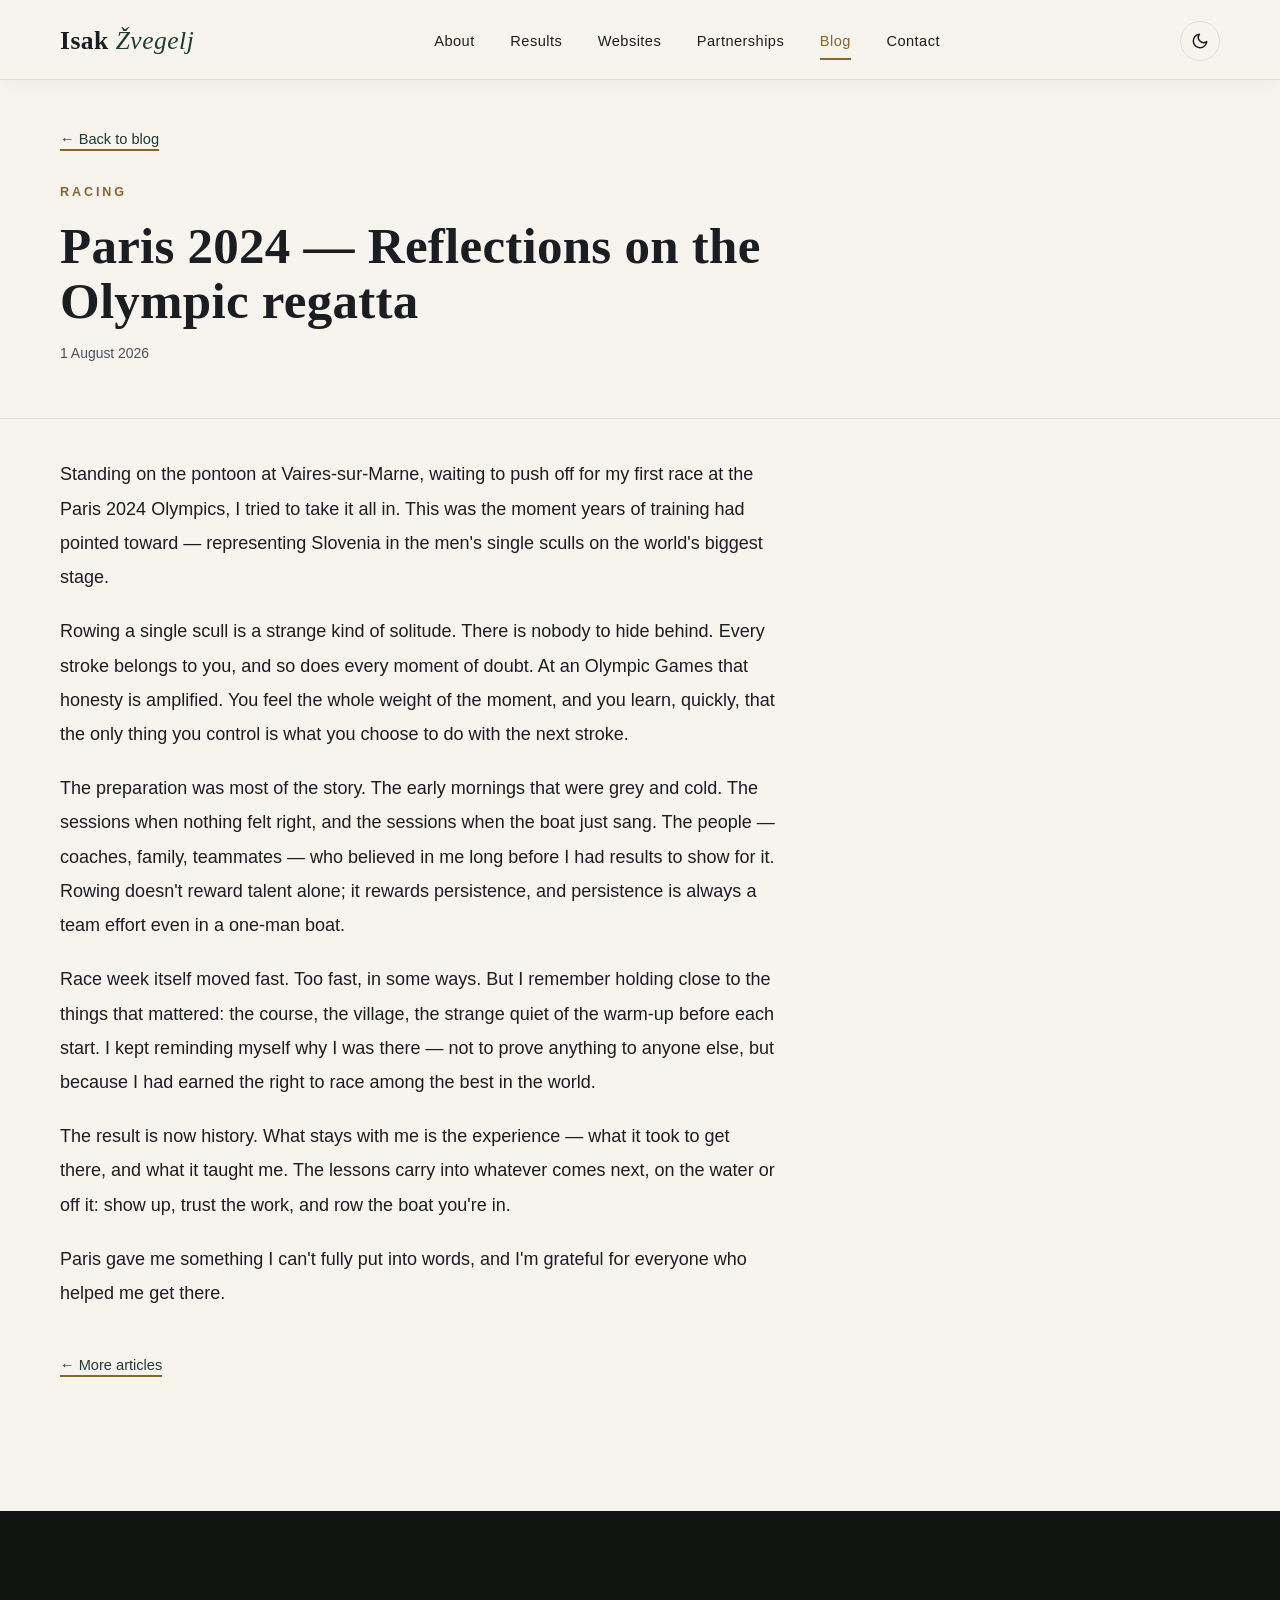
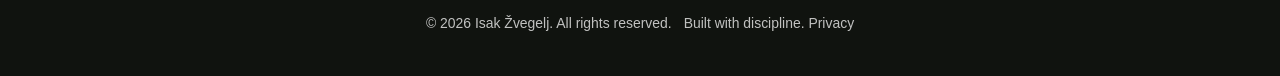
<file: blog/paris-2024-reflections.html>
<!DOCTYPE html>
<html lang="en">
<head>
<meta charset="UTF-8">
<meta name="viewport" content="width=device-width, initial-scale=1.0">
<title>Paris 2024 — Reflections on the Olympic regatta — Isak Žvegelj</title>
<meta name="description" content="Representing Slovenia in the men's single sculls at the Paris 2024 Olympics was the culmination of years of training. A look back at the experience, the lessons, and what comes next.">
<link rel="canonical" href="https://isakzvegelj.com/blog/paris-2024-reflections.html">
<meta property="og:title" content="Paris 2024 — Reflections on the Olympic regatta">
<meta property="og:description" content="Representing Slovenia in the men's single sculls at the Paris 2024 Olympics was the culmination of years of training. A look back at the experience, the lessons, and what comes next.">
<meta property="og:url" content="https://isakzvegelj.com/blog/paris-2024-reflections.html">
<meta property="og:site_name" content="Isak Žvegelj">
<meta property="og:type" content="article">
<meta property="og:image" content="https://isakzvegelj.com/assets/img/social-share.webp">
<meta property="og:image:alt" content="Isak Žvegelj — Paris 2024 reflections">
<meta property="og:image:width" content="1200">
<meta property="og:image:height" content="630">
<meta name="twitter:card" content="summary_large_image">
<meta name="twitter:title" content="Paris 2024 — Reflections on the Olympic regatta">
<meta name="twitter:description" content="Representing Slovenia in the men's single sculls at the Paris 2024 Olympics was the culmination of years of training. A look back at the experience, the lessons, and what comes next.">
<meta name="twitter:image" content="https://isakzvegelj.com/assets/img/social-share.webp">
<meta name="twitter:image:alt" content="Isak Žvegelj — Paris 2024 reflections">
<link rel="icon" type="image/svg+xml" href="../assets/favicon.svg">
<link rel="alternate icon" href="../assets/apple-touch-icon.png">
<link rel="apple-touch-icon" href="../assets/apple-touch-icon.png">
<link rel="preload" href="../assets/fonts/inter-400.woff2" as="font" type="font/woff2" crossorigin>
<link rel="stylesheet" href="../css/site.css?v=2026-08-18">
<script>
(function(){document.documentElement.classList.add('js');try{var t=localStorage.getItem('theme');if(!t){t=window.matchMedia&&window.matchMedia('(prefers-color-scheme: dark)').matches?'dark':'light';}if(t==='dark'){document.documentElement.setAttribute('data-theme','dark');}}catch(e){}})();
</script>
<script>(function(){if(!/^(localhost|127\.0\.0\.1)$/.test(location.hostname)){var s=document.createElement('script');s.type='module';s.src='https://static.cloudflareinsights.com/beacon.min.js';s.dataset.cfBeacon='{"token":"cd9b13f3fc134ab98ea0e712d7ef14e2"}';document.head.appendChild(s);}})();</script>
</head>
<body class="subpage">

<header class="site-header scrolled" id="siteHeader">
  <div class="container nav-row">
    <a href="../index.html#home" class="logo">Isak <span>Žvegelj</span></a>
    <nav class="nav-links" id="navLinks" aria-label="Primary navigation">
      <a href="../index.html#about">About</a>
      <a href="../index.html#results">Results</a>
      <a href="../websites/">Websites</a>
      <a href="../sponsors/">Partnerships</a>
      <a href="index.html" class="active">Blog</a>
      <a href="../index.html#contact">Contact</a>
    </nav>
    <button type="button" class="theme-toggle" id="themeToggle" aria-label="Switch to dark mode" aria-pressed="false">
      <svg class="icon-moon" viewBox="0 0 24 24" width="18" height="18" fill="none" stroke="currentColor" stroke-width="2" stroke-linecap="round" stroke-linejoin="round"><path d="M21 12.79A9 9 0 1 1 11.21 3 7 7 0 0 0 21 12.79z"></path></svg>
      <svg class="icon-sun" viewBox="0 0 24 24" width="18" height="18" fill="none" stroke="currentColor" stroke-width="2" stroke-linecap="round" stroke-linejoin="round"><circle cx="12" cy="12" r="5"></circle><line x1="12" y1="1" x2="12" y2="3"></line><line x1="12" y1="21" x2="12" y2="23"></line><line x1="4.22" y1="4.22" x2="5.64" y2="5.64"></line><line x1="18.36" y1="18.36" x2="19.78" y2="19.78"></line><line x1="1" y1="12" x2="3" y2="12"></line><line x1="21" y1="12" x2="23" y2="12"></line><line x1="4.22" y1="19.78" x2="5.64" y2="18.36"></line><line x1="18.36" y1="5.64" x2="19.78" y2="4.22"></line></svg>
    </button>
    <button type="button" class="nav-toggle" id="navToggle" aria-label="Menu" aria-expanded="false">
      <span></span><span></span><span></span>
    </button>
  </div>
</header>
<a class="skip-link" href="#main-content">Skip to content</a>

<main id="main-content" class="page-wrap">
  <article class="page-hero post-hero">
    <div class="container">
      <p class="back-link"><a href="index.html">← Back to blog</a></p>
      <p class="eyebrow">Racing</p>
      <h1>Paris 2024 — Reflections on the Olympic regatta</h1>
      <p class="post-date">1 August 2026</p>
    </div>
  </article>

  <section class="section post-body">
    <div class="container">
      <div class="prose">
        <p>Standing on the pontoon at Vaires-sur-Marne, waiting to push off for my first race at the Paris 2024 Olympics, I tried to take it all in. This was the moment years of training had pointed toward — representing Slovenia in the men's single sculls on the world's biggest stage.</p>
        <p>Rowing a single scull is a strange kind of solitude. There is nobody to hide behind. Every stroke belongs to you, and so does every moment of doubt. At an Olympic Games that honesty is amplified. You feel the whole weight of the moment, and you learn, quickly, that the only thing you control is what you choose to do with the next stroke.</p>
        <p>The preparation was most of the story. The early mornings that were grey and cold. The sessions when nothing felt right, and the sessions when the boat just sang. The people — coaches, family, teammates — who believed in me long before I had results to show for it. Rowing doesn't reward talent alone; it rewards persistence, and persistence is always a team effort even in a one-man boat.</p>
        <p>Race week itself moved fast. Too fast, in some ways. But I remember holding close to the things that mattered: the course, the village, the strange quiet of the warm-up before each start. I kept reminding myself why I was there — not to prove anything to anyone else, but because I had earned the right to race among the best in the world.</p>
        <p>The result is now history. What stays with me is the experience — what it took to get there, and what it taught me. The lessons carry into whatever comes next, on the water or off it: show up, trust the work, and row the boat you're in.</p>
        <p>Paris gave me something I can't fully put into words, and I'm grateful for everyone who helped me get there.</p>
      </div>
      <p class="back-link bottom"><a href="index.html">← More articles</a></p>
    </div>
  </section>
</main>

<footer class="footer">
  <div class="container">
    <div class="footer-bottom">
      <p>© <span id="year"></span> Isak Žvegelj. All rights reserved.</p>
      <p>Built with discipline. <a href="../privacy.html">Privacy</a></p>
    </div>
  </div>
</footer>

<script src="../js/main.js?v=2026-08-18"></script>
</body>
</html>
</file>
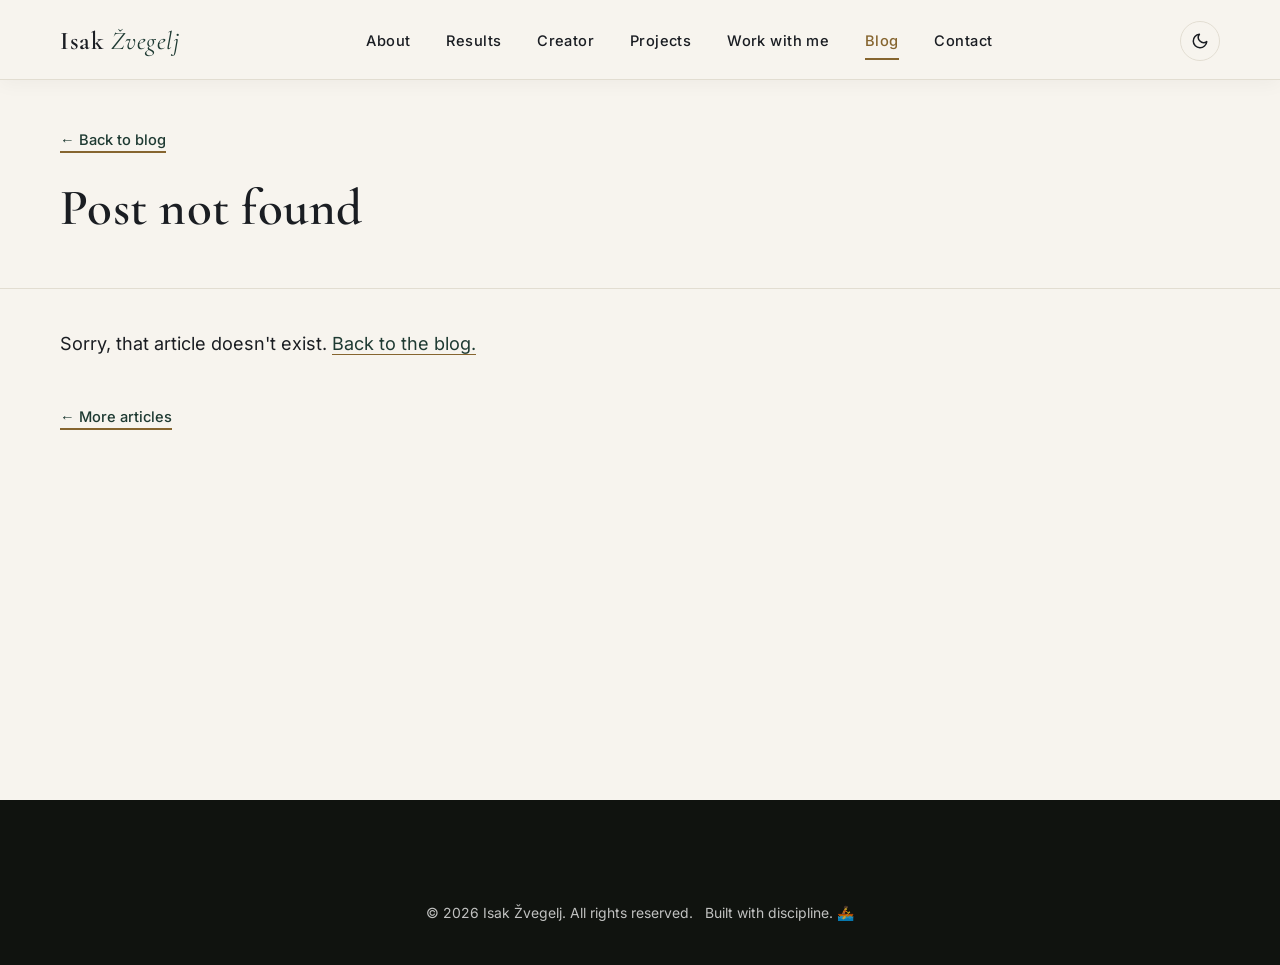
<file: blog/post.html>
<!DOCTYPE html>
<html lang="en">
<head>
<meta charset="UTF-8">
<meta name="viewport" content="width=device-width, initial-scale=1.0">
<title>Blog — Isak Žvegelj</title>
<meta name="description" content="Updates and articles from Isak Žvegelj — racing, building, and everything in between.">
<link rel="canonical" href="https://isakzvegelj.com/blog/post.html">
<meta property="og:title" content="Blog — Isak Žvegelj">
<meta property="og:description" content="Updates and articles from Isak Žvegelj.">
<meta property="og:url" content="https://isakzvegelj.com/blog/post.html">
<meta property="og:site_name" content="Isak Žvegelj">
<meta property="og:type" content="article">
<meta property="og:image" content="https://isakzvegelj.com/assets/img/colour-20261101/social-share-ai-colour-v1.jpg">
<meta property="og:image:type" content="image/jpeg">
<meta property="og:image:alt" content="Isak Žvegelj rowing for Slovenia on the water">
<meta property="og:image:width" content="1200">
<meta property="og:image:height" content="630">
<meta name="twitter:card" content="summary_large_image">
<meta name="twitter:title" content="Blog — Isak Žvegelj">
<meta name="twitter:description" content="Updates and articles from Isak Žvegelj.">
<meta name="twitter:image" content="https://isakzvegelj.com/assets/img/colour-20261101/social-share-ai-colour-v1.jpg">
<meta name="twitter:image:alt" content="Isak Žvegelj rowing for Slovenia on the water">
<link rel="icon" type="image/svg+xml" href="../assets/favicon.svg?v=simple-20261101">
<link rel="alternate icon" href="../assets/apple-touch-icon.png">
<link rel="apple-touch-icon" href="../assets/apple-touch-icon.png">
<link rel="preconnect" href="https://static.cloudflareinsights.com">
<link rel="stylesheet" href="../assets/fonts/fonts.css">
<noscript><link rel="stylesheet" href="https://fonts.googleapis.com/css2?family=Cormorant+Garamond:ital,wght@0,400;0,500;0,600;1,400&family=Inter:wght@300;400;500;600&display=swap"></noscript>
<link rel="stylesheet" href="../css/site.css?v=scroll-fix-1">
<script>
document.documentElement.classList.add('js');(function(){try{var t=localStorage.getItem('theme');if(!t){t=window.matchMedia&&window.matchMedia('(prefers-color-scheme: dark)').matches?'dark':'light';}if(t==='dark'){document.documentElement.setAttribute('data-theme','dark');}}catch(e){}})();
</script>
<script type="module" src="https://static.cloudflareinsights.com/beacon.min.js" data-cf-beacon='{"token": "cd9b13f3fc134ab98ea0e712d7ef14e2"}'></script>
</head>
<body class="subpage">
<a class="skip-link" href="#main-content">Skip to content</a>

<header class="site-header scrolled" id="siteHeader">
  <div class="container nav-row">
    <a href="../index.html#home" class="logo">Isak <span>Žvegelj</span></a>
    <nav class="nav-links" id="navLinks" aria-label="Primary navigation">
      <a href="../index.html#about">About</a>
      <a href="../index.html#results">Results</a>
      <a href="../index.html#creator">Creator</a>
      <a href="../index.html#projects">Projects</a>
      <a href="../index.html#work">Work with me</a>
      <a href="index.html" class="active">Blog</a>
      <a href="../index.html#contact">Contact</a>
    </nav>
    <button class="theme-toggle" id="themeToggle" aria-label="Toggle dark mode" aria-pressed="false" title="Toggle dark mode">
      <svg class="icon-moon" viewBox="0 0 24 24" width="18" height="18" fill="none" stroke="currentColor" stroke-width="2" stroke-linecap="round" stroke-linejoin="round"><path d="M21 12.79A9 9 0 1 1 11.21 3 7 7 0 0 0 21 12.79z"></path></svg>
      <svg class="icon-sun" viewBox="0 0 24 24" width="18" height="18" fill="none" stroke="currentColor" stroke-width="2" stroke-linecap="round" stroke-linejoin="round"><circle cx="12" cy="12" r="5"></circle><line x1="12" y1="1" x2="12" y2="3"></line><line x1="12" y1="21" x2="12" y2="23"></line><line x1="4.22" y1="4.22" x2="5.64" y2="5.64"></line><line x1="18.36" y1="18.36" x2="19.78" y2="19.78"></line><line x1="1" y1="12" x2="3" y2="12"></line><line x1="21" y1="12" x2="23" y2="12"></line><line x1="4.22" y1="19.78" x2="5.64" y2="18.36"></line><line x1="18.36" y1="5.64" x2="19.78" y2="4.22"></line></svg>
    </button>
    <button class="nav-toggle" id="navToggle" aria-label="Menu" aria-expanded="false" aria-controls="navLinks">
      <span></span><span></span><span></span>
    </button>
  </div>
</header>

<main class="page-wrap" id="main-content">
  <article class="page-hero post-hero">
    <div class="container">
      <p class="back-link"><a href="index.html">← Back to blog</a></p>
      <p class="eyebrow" id="postTag"></p>
      <h1 id="postTitle">Loading article…</h1>
      <p class="post-date" id="postDate"></p>
    </div>
  </article>

  <div class="section post-body">
    <div class="container">
      <div id="postContent" class="prose"></div>
      <p class="back-link bottom"><a href="index.html">← More articles</a></p>
    </div>
  </div>
</main>

<footer class="footer">
  <div class="container">
    <div class="footer-bottom">
      <p>© <span id="year"></span> Isak Žvegelj. All rights reserved.</p>
      <p>Built with discipline. 🚣</p>
    </div>
  </div>
</footer>

<script src="../js/main.js?v=scroll-fix-1" defer></script>
<script src="posts.js"></script>
<script>
/* Render the single post based on ?id= */
(function () {
  var id = new URLSearchParams(window.location.search).get('id');
  var posts = window.BLOG_POSTS || [];
  var post = posts.filter(function (p) { return p.id === id; })[0];
  var content = document.getElementById('postContent');
  if (!post) {
    document.title = 'Post not found — Isak Žvegelj';
    document.getElementById('postTitle').textContent = 'Post not found';
    content.innerHTML = '<p>Sorry, that article doesn\'t exist. <a href="index.html">Back to the blog.</a></p>';
    return;
  }
  document.title = post.title + ' — Isak Žvegelj';
  var date = new Date(post.date);
  var dateStr = isNaN(date) ? post.date : date.toLocaleDateString('en-GB', { year:'numeric', month:'long', day:'numeric' });
  document.getElementById('postTag').textContent = post.tag || 'Update';
  document.getElementById('postTitle').textContent = post.title;
  document.getElementById('postDate').textContent = dateStr;
  document.getElementById('postContent').innerHTML = post.content || '';
})();
</script>
</body>
</html>
</file>
<file: assets/fonts/fonts.css>
/* latin-ext */
@font-face {
  font-family: 'Cormorant Garamond';
  font-style: italic;
  font-weight: 400;
  font-display: swap;
  src: url(b7cf34f2d3b35080.woff2) format('woff2');
  unicode-range: U+0100-02BA, U+02BD-02C5, U+02C7-02CC, U+02CE-02D7, U+02DD-02FF, U+0304, U+0308, U+0329, U+1D00-1DBF, U+1E00-1E9F, U+1EF2-1EFF, U+2020, U+20A0-20AB, U+20AD-20C4, U+2113, U+2C60-2C7F, U+A720-A7FF;
}

/* latin */
@font-face {
  font-family: 'Cormorant Garamond';
  font-style: italic;
  font-weight: 400;
  font-display: swap;
  src: url(5128fdadd428a9c2.woff2) format('woff2');
  unicode-range: U+0000-00FF, U+0131, U+0152-0153, U+02BB-02BC, U+02C6, U+02DA, U+02DC, U+0304, U+0308, U+0329, U+2000-206F, U+20AC, U+2122, U+2191, U+2193, U+2212, U+2215, U+FEFF, U+FFFD;
}

/* latin-ext */
@font-face {
  font-family: 'Cormorant Garamond';
  font-style: normal;
  font-weight: 400;
  font-display: swap;
  src: url(a55f75e9e7fa133c.woff2) format('woff2');
  unicode-range: U+0100-02BA, U+02BD-02C5, U+02C7-02CC, U+02CE-02D7, U+02DD-02FF, U+0304, U+0308, U+0329, U+1D00-1DBF, U+1E00-1E9F, U+1EF2-1EFF, U+2020, U+20A0-20AB, U+20AD-20C4, U+2113, U+2C60-2C7F, U+A720-A7FF;
}

/* latin */
@font-face {
  font-family: 'Cormorant Garamond';
  font-style: normal;
  font-weight: 400;
  font-display: swap;
  src: url(d9ec821052ff94a7.woff2) format('woff2');
  unicode-range: U+0000-00FF, U+0131, U+0152-0153, U+02BB-02BC, U+02C6, U+02DA, U+02DC, U+0304, U+0308, U+0329, U+2000-206F, U+20AC, U+2122, U+2191, U+2193, U+2212, U+2215, U+FEFF, U+FFFD;
}

/* latin-ext */
@font-face {
  font-family: 'Cormorant Garamond';
  font-style: normal;
  font-weight: 500;
  font-display: swap;
  src: url(a55f75e9e7fa133c.woff2) format('woff2');
  unicode-range: U+0100-02BA, U+02BD-02C5, U+02C7-02CC, U+02CE-02D7, U+02DD-02FF, U+0304, U+0308, U+0329, U+1D00-1DBF, U+1E00-1E9F, U+1EF2-1EFF, U+2020, U+20A0-20AB, U+20AD-20C4, U+2113, U+2C60-2C7F, U+A720-A7FF;
}

/* latin */
@font-face {
  font-family: 'Cormorant Garamond';
  font-style: normal;
  font-weight: 500;
  font-display: swap;
  src: url(d9ec821052ff94a7.woff2) format('woff2');
  unicode-range: U+0000-00FF, U+0131, U+0152-0153, U+02BB-02BC, U+02C6, U+02DA, U+02DC, U+0304, U+0308, U+0329, U+2000-206F, U+20AC, U+2122, U+2191, U+2193, U+2212, U+2215, U+FEFF, U+FFFD;
}

/* latin-ext */
@font-face {
  font-family: 'Cormorant Garamond';
  font-style: normal;
  font-weight: 600;
  font-display: swap;
  src: url(a55f75e9e7fa133c.woff2) format('woff2');
  unicode-range: U+0100-02BA, U+02BD-02C5, U+02C7-02CC, U+02CE-02D7, U+02DD-02FF, U+0304, U+0308, U+0329, U+1D00-1DBF, U+1E00-1E9F, U+1EF2-1EFF, U+2020, U+20A0-20AB, U+20AD-20C4, U+2113, U+2C60-2C7F, U+A720-A7FF;
}

/* latin */
@font-face {
  font-family: 'Cormorant Garamond';
  font-style: normal;
  font-weight: 600;
  font-display: swap;
  src: url(d9ec821052ff94a7.woff2) format('woff2');
  unicode-range: U+0000-00FF, U+0131, U+0152-0153, U+02BB-02BC, U+02C6, U+02DA, U+02DC, U+0304, U+0308, U+0329, U+2000-206F, U+20AC, U+2122, U+2191, U+2193, U+2212, U+2215, U+FEFF, U+FFFD;
}

/* latin-ext */
@font-face {
  font-family: 'Inter';
  font-style: normal;
  font-weight: 300;
  font-display: swap;
  src: url(a9d11b3ffe7aa537.woff2) format('woff2');
  unicode-range: U+0100-02BA, U+02BD-02C5, U+02C7-02CC, U+02CE-02D7, U+02DD-02FF, U+0304, U+0308, U+0329, U+1D00-1DBF, U+1E00-1E9F, U+1EF2-1EFF, U+2020, U+20A0-20AB, U+20AD-20C4, U+2113, U+2C60-2C7F, U+A720-A7FF;
}

/* latin */
@font-face {
  font-family: 'Inter';
  font-style: normal;
  font-weight: 300;
  font-display: swap;
  src: url(e3237528af752eed.woff2) format('woff2');
  unicode-range: U+0000-00FF, U+0131, U+0152-0153, U+02BB-02BC, U+02C6, U+02DA, U+02DC, U+0304, U+0308, U+0329, U+2000-206F, U+20AC, U+2122, U+2191, U+2193, U+2212, U+2215, U+FEFF, U+FFFD;
}

/* latin-ext */
@font-face {
  font-family: 'Inter';
  font-style: normal;
  font-weight: 400;
  font-display: swap;
  src: url(a9d11b3ffe7aa537.woff2) format('woff2');
  unicode-range: U+0100-02BA, U+02BD-02C5, U+02C7-02CC, U+02CE-02D7, U+02DD-02FF, U+0304, U+0308, U+0329, U+1D00-1DBF, U+1E00-1E9F, U+1EF2-1EFF, U+2020, U+20A0-20AB, U+20AD-20C4, U+2113, U+2C60-2C7F, U+A720-A7FF;
}

/* latin */
@font-face {
  font-family: 'Inter';
  font-style: normal;
  font-weight: 400;
  font-display: swap;
  src: url(e3237528af752eed.woff2) format('woff2');
  unicode-range: U+0000-00FF, U+0131, U+0152-0153, U+02BB-02BC, U+02C6, U+02DA, U+02DC, U+0304, U+0308, U+0329, U+2000-206F, U+20AC, U+2122, U+2191, U+2193, U+2212, U+2215, U+FEFF, U+FFFD;
}

/* latin-ext */
@font-face {
  font-family: 'Inter';
  font-style: normal;
  font-weight: 500;
  font-display: swap;
  src: url(a9d11b3ffe7aa537.woff2) format('woff2');
  unicode-range: U+0100-02BA, U+02BD-02C5, U+02C7-02CC, U+02CE-02D7, U+02DD-02FF, U+0304, U+0308, U+0329, U+1D00-1DBF, U+1E00-1E9F, U+1EF2-1EFF, U+2020, U+20A0-20AB, U+20AD-20C4, U+2113, U+2C60-2C7F, U+A720-A7FF;
}

/* latin */
@font-face {
  font-family: 'Inter';
  font-style: normal;
  font-weight: 500;
  font-display: swap;
  src: url(e3237528af752eed.woff2) format('woff2');
  unicode-range: U+0000-00FF, U+0131, U+0152-0153, U+02BB-02BC, U+02C6, U+02DA, U+02DC, U+0304, U+0308, U+0329, U+2000-206F, U+20AC, U+2122, U+2191, U+2193, U+2212, U+2215, U+FEFF, U+FFFD;
}

/* latin-ext */
@font-face {
  font-family: 'Inter';
  font-style: normal;
  font-weight: 600;
  font-display: swap;
  src: url(a9d11b3ffe7aa537.woff2) format('woff2');
  unicode-range: U+0100-02BA, U+02BD-02C5, U+02C7-02CC, U+02CE-02D7, U+02DD-02FF, U+0304, U+0308, U+0329, U+1D00-1DBF, U+1E00-1E9F, U+1EF2-1EFF, U+2020, U+20A0-20AB, U+20AD-20C4, U+2113, U+2C60-2C7F, U+A720-A7FF;
}

/* latin */
@font-face {
  font-family: 'Inter';
  font-style: normal;
  font-weight: 600;
  font-display: swap;
  src: url(e3237528af752eed.woff2) format('woff2');
  unicode-range: U+0000-00FF, U+0131, U+0152-0153, U+02BB-02BC, U+02C6, U+02DA, U+02DC, U+0304, U+0308, U+0329, U+2000-206F, U+20AC, U+2122, U+2191, U+2193, U+2212, U+2215, U+FEFF, U+FFFD;
}
</file>
<file: css/site.css>
/* ============ Isak Žvegelj — personal site ============ */
:root{
  --bg:#f7f4ee;
  --bg-alt:#efece3;
  --ink:#1a1d22;
  --muted:#5b6067;
  --green:#1e3a32;
  --green-dark:#17302a;
  --gold:#86652f;
  --line:#e2ddd1;
  --white:#ffffff;
  --serif:'Cormorant Garamond', Georgia, serif;
  --sans:'Inter', -apple-system, BlinkMacSystemFont, sans-serif;
  --shadow:0 18px 50px rgba(26,29,34,.08);
  --radius:14px;
}
/* ---------- Dark mode ---------- */
[data-theme="dark"]{
  --bg:#10130f;
  --bg-alt:#171b15;
  --ink:#f2eee3;
  --muted:#aab0a2;
  --green:#9cc4b3;
  --green-dark:#7cab9a;
  --gold:#d4ad6f;
  --line:#2e342a;
  --white:#1c2019;
  --shadow:0 18px 50px rgba(0,0,0,.55);
}
/* dark-specific overrides for hardcoded colors */
[data-theme="dark"] .site-header.scrolled{background:rgba(16,19,15,.92);}
[data-theme="dark"] .about-text p{color:#d8dccf;}
[data-theme="dark"] .about-text strong{color:var(--ink);}
[data-theme="dark"] .result-desc{color:#d8dccf;}
[data-theme="dark"] .result-event em{color:#949a8c;}
[data-theme="dark"] .creator{background:#0c0f0b;}
[data-theme="dark"] .footer{background:#090b08;}
[data-theme="dark"] .result-medal.gold,
[data-theme="dark"] .result-slide-place.gold{color:#121410;}
[data-theme="dark"] .skip-link{background:#9cc4b3;color:#121410;}
[data-theme="dark"] .stat-num{color:var(--green);}
[data-theme="dark"] .result-card h3,
[data-theme="dark"] .work-card h3,
[data-theme="dark"] .projects-cta p,
[data-theme="dark"] .proj-link,
[data-theme="dark"] .work-cta{color:var(--green);}
[data-theme="dark"] .result-tag{color:var(--green);border-color:var(--green);}
/* keep text-on-dark-background light in dark mode (--white flips dark, so pin it) */
[data-theme="dark"] .hero{color:#f2eee3;}
[data-theme="dark"] .btn-ghost{color:#f2eee3;}
[data-theme="dark"] .creator{color:#e9e8df;}
[data-theme="dark"] .creator-story strong{color:#f2eee3;}
[data-theme="dark"] .footer .logo{color:#f2eee3;}
[data-theme="dark"] .contact-form input,
[data-theme="dark"] .contact-form textarea{color:#f2eee3;}
*{margin:0;padding:0;box-sizing:border-box;}
html{scroll-behavior:smooth;}
body{
  font-family:var(--sans);
  color:var(--ink);
  background:var(--bg);
  line-height:1.65;
  -webkit-font-smoothing:antialiased;
  overflow-x:hidden;
}
img{display:block;max-width:100%;}
a{color:inherit;text-decoration:none;}
.skip-link{position:fixed;top:12px;left:12px;z-index:200;padding:10px 14px;background:var(--green);color:#fff;border-radius:8px;transform:translateY(-160%);transition:transform .2s;}
.skip-link:focus{transform:translateY(0);}
.container{width:min(1160px,92%);margin:0 auto;}
.back-to-top{
  display:none;position:fixed;right:18px;bottom:18px;z-index:90;
  width:44px;height:44px;border:1px solid var(--line);border-radius:50%;
  background:var(--white);color:var(--green);box-shadow:0 8px 24px rgba(26,29,34,.16);
  font-size:1.35rem;line-height:1;cursor:pointer;align-items:center;justify-content:center;
  opacity:0;pointer-events:none;transform:translateY(8px);transition:opacity .25s,transform .25s;
}
.back-to-top.visible{opacity:1;pointer-events:auto;transform:none;}

/* ---------- Header ---------- */
.site-header{
  position:fixed;inset:0 0 auto 0;z-index:100;
  transition:background .3s,border-color .3s,box-shadow .3s;
  border-bottom:1px solid transparent;
  padding:18px 0;
}
.site-header.scrolled{
  background:rgba(247,244,238,.94);
  -webkit-backdrop-filter:blur(10px);
  backdrop-filter:blur(10px);
  border-color:var(--line);
  box-shadow:0 6px 24px rgba(26,29,34,.05);
}
.nav-row{display:flex;align-items:center;justify-content:space-between;}
.logo{
  font-family:var(--serif);font-size:1.5rem;font-weight:600;letter-spacing:.5px;
  color:var(--white);transition:color .3s;text-align:center;
}
.logo span{font-weight:400;font-style:italic;color:var(--gold);}
.site-header.scrolled .logo{color:var(--ink);text-align:center;text-shadow:none;}
.site-header.scrolled .logo span{color:var(--green);}
.nav-links{display:flex;gap:2.1rem;}
.nav-links a{
  font-size:.86rem;font-weight:500;letter-spacing:.03em;color:rgba(255,255,255,.92);
  transition:color .3s,opacity .3s;position:relative;
}
.site-header.scrolled .nav-links a{color:var(--ink);}
.nav-links a::after{
  content:"";position:absolute;left:0;bottom:-6px;width:0;height:2px;background:var(--gold);transition:width .3s;
}
.nav-links a:hover{opacity:.8;}
.nav-links a:hover::after{width:100%;}

/* theme toggle */
.theme-toggle{
  display:flex;align-items:center;justify-content:center;
  width:40px;height:40px;border-radius:50%;border:1px solid rgba(255,255,255,.35);
  background:rgba(255,255,255,.08);cursor:pointer;color:var(--white);
  transition:background .3s,color .3s,border-color .3s,transform .25s;flex:none;
}
.theme-toggle:hover{transform:translateY(-2px);border-color:var(--white);}
.site-header.scrolled .theme-toggle{color:var(--ink);border-color:var(--line);background:transparent;}
.theme-toggle .icon-sun{display:none;}
[data-theme="dark"] .theme-toggle .icon-sun{display:block;}
[data-theme="dark"] .theme-toggle .icon-moon{display:none;}
[data-theme="dark"] .theme-toggle{color:#e8c786;border-color:var(--line);background:transparent;}

/* hamburger */
.nav-toggle{display:none;flex-direction:column;gap:5px;background:none;border:0;cursor:pointer;padding:6px;z-index:101;}
.nav-toggle span{display:block;width:24px;height:2px;background:var(--white);transition:.3s;border-radius:2px;}
.site-header.scrolled .nav-toggle span{background:var(--ink);}
.nav-toggle.open span{background:var(--ink);}
.nav-toggle.open span:nth-child(1){transform:translateY(7px) rotate(45deg);}
.nav-toggle.open span:nth-child(2){opacity:0;}
.nav-toggle.open span:nth-child(3){transform:translateY(-7px) rotate(-45deg);}

/* ---------- Hero ---------- */
.hero{position:relative;min-height:100vh;min-height:100svh;display:flex;align-items:center;justify-content:center;text-align:center;color:var(--white);overflow:hidden;}
.hero-media{position:absolute;inset:0;width:100%;height:100%;object-fit:cover;}
.hero-overlay{position:absolute;inset:0;background:linear-gradient(180deg,rgba(20,24,22,.55) 0%,rgba(20,24,22,.30) 45%,rgba(20,24,22,.78) 100%);}
.hero-content{position:absolute;inset:0;z-index:4;padding:0 24px;}
.hero-title{position:absolute;width:1px;height:1px;padding:0;margin:-1px;overflow:hidden;clip:rect(0,0,0,0);white-space:nowrap;border:0;}
.hero-sub{display:none;}
.hero-kicker{position:absolute;left:24px;right:24px;bottom:230px;margin:0;text-align:center;}
.hero-actions{position:absolute;left:50%;right:auto;bottom:90px;width:min(440px,calc(100% - 48px));transform:translateX(-50%);display:grid;grid-template-columns:1fr 1fr;gap:12px;margin:0;}
.hero-actions .btn{width:100%;padding-left:10px;padding-right:10px;}
.hero-kicker{font-size:.8rem;letter-spacing:.32em;text-transform:uppercase;color:rgba(255,255,255,.85);margin-bottom:30px;font-weight:500;transform:translateY(8px);}
.hero-title{
  font-family:var(--serif);font-weight:600;font-size:clamp(3rem,9vw,6.4rem);line-height:1.02;letter-spacing:.045em;
  text-shadow:0 4px 30px rgba(0,0,0,.4);
}
.hero-sub{margin-top:34px;font-size:clamp(1rem,2.4vw,1.3rem);font-weight:300;color:rgba(255,255,255,.9);line-height:1.7;}
.hero-actions{z-index:4;}
.btn{
  display:inline-block;padding:14px 30px;border-radius:50px;font-size:.9rem;font-weight:600;letter-spacing:.02em;
  transition:transform .25s,background .25s,color .25s,border-color .25s;
}
.btn:hover{transform:translateY(-2px);}
.btn-light{background:var(--white);color:var(--ink);}
.btn-light:hover{background:var(--gold);color:var(--white);}
.btn-ghost{border:1px solid rgba(255,255,255,.6);color:var(--white);background:rgba(255,255,255,.06);-webkit-backdrop-filter:blur(4px);backdrop-filter:blur(4px);}
.btn-ghost:hover{border-color:var(--white);background:rgba(255,255,255,.15);}
.btn-dark{background:var(--green);color:var(--white);}
.btn-dark:hover{background:var(--green-dark);}
.scroll-cue{position:absolute;bottom:26px;left:50%;transform:translateX(-50%);z-index:4;width:26px;height:42px;border:2px solid rgba(255,255,255,.6);border-radius:20px;}
.scroll-cue span{position:absolute;top:8px;left:50%;width:4px;height:8px;margin-left:-2px;background:var(--white);border-radius:4px;animation:cue 1.8s infinite;}
@keyframes cue{0%{opacity:1;transform:translateY(0);}70%{opacity:0;transform:translateY(12px);}100%{opacity:0;}}

/* ---------- Sections ---------- */
.section{padding:104px 0;}
.section.alt{background:var(--bg-alt);}
.section-head{max-width:660px;margin:0 auto 56px;text-align:center;}
.section-title{font-family:var(--serif);font-weight:600;font-size:clamp(1.9rem,4.4vw,3rem);line-height:1.12;letter-spacing:.005em;}
.section-title em{font-style:italic;}
.section-intro{margin-top:16px;color:var(--muted);font-size:1.05rem;}
.eyebrow{font-size:.74rem;letter-spacing:.3em;text-transform:uppercase;color:var(--gold);font-weight:600;margin-bottom:16px;}

/* ---------- About ---------- */
.about-grid{display:block;text-align:center;}
.about-media{border-radius:var(--radius);overflow:hidden;box-shadow:var(--shadow);display:none;}
.about-media.about-visible{display:block;max-width:220px;margin:0 auto 34px;opacity:1;}
.about-media.about-visible img{height:auto !important;object-fit:cover;}
.about-text{max-width:820px;margin:0 auto;text-align:center;}
.about-media img{aspect-ratio:4/5;object-fit:cover;width:100%;height:auto !important;}
.about-text .section-title{margin-bottom:26px;}
.about-trigger{display:block;width:100%;padding:0;border:0;background:none;color:inherit;text-align:inherit;cursor:pointer;}
.about-trigger .eyebrow{display:block;}
.about-trigger .section-title{display:block;}
.about-trigger:focus-visible{outline:3px solid var(--gold);outline-offset:6px;border-radius:4px;}
.about-text p{margin-bottom:18px;color:#3a3e44;font-weight:300;font-size:1.03rem;}
.about-text strong{font-weight:600;color:var(--ink);}
.stats-row{display:grid;grid-template-columns:repeat(auto-fit,minmax(140px,1fr));gap:20px;margin-top:34px;padding-top:30px;border-top:1px solid var(--line);}
.stat-num{display:block;font-family:var(--serif);font-size:2rem;font-weight:600;color:var(--green);line-height:1;}
.stat-label{display:block;margin-top:8px;font-size:.82rem;color:var(--muted);line-height:1.4;}

/* ---------- Results ---------- */
.results-grid{display:grid;grid-template-columns:1fr 1fr;gap:28px;}
.result-card{
  background:var(--white);border:1px solid var(--line);border-radius:var(--radius);padding:36px 36px 30px;
  box-shadow:var(--shadow);
}
.result-card h3{font-family:var(--serif);font-size:1.55rem;font-weight:600;margin-bottom:24px;color:var(--green);}
.result-list{list-style:none;}
.result-list li{padding:18px 0;border-top:1px solid var(--line);}
.result-list li:first-child{border-top:0;}
.result-event{display:block;font-size:.8rem;color:var(--muted);margin-bottom:6px;}
.result-event em{font-style:italic;color:#9aa0a7;}
.result-line{display:flex;align-items:center;justify-content:space-between;font-size:1.02rem;}
.result-medal{font-size:.74rem;font-weight:600;background:var(--bg-alt);color:var(--muted);padding:4px 12px;border-radius:20px;white-space:nowrap;}
.result-medal.gold{background:var(--gold);color:var(--white);}
.result-tag{display:inline-block;font-size:.7rem;font-weight:600;letter-spacing:.08em;text-transform:uppercase;color:var(--green);border:1px solid var(--green);padding:3px 10px;border-radius:20px;margin-bottom:8px;}
.result-desc{margin-top:6px;color:#3a3e44;font-size:.96rem;line-height:1.55;}

/* ---------- Results marquee ---------- */
.results-marquee{
  position:relative;margin:0 calc(50% - 50vw);overflow:hidden;
  -webkit-mask-image:linear-gradient(90deg,transparent 0,#000 8%,#000 92%,transparent 100%);
  mask-image:linear-gradient(90deg,transparent 0,#000 8%,#000 92%,transparent 100%);
}
.results-marquee-track{display:flex;width:max-content;animation:results-drift 42s linear infinite;}
.marquee-toggle{position:absolute;right:8%;top:8px;z-index:3;border:1px solid var(--line);border-radius:999px;background:var(--white);color:var(--green);padding:7px 13px;font:600 .72rem var(--sans);cursor:pointer;box-shadow:0 4px 14px rgba(26,29,34,.1);}
.marquee-toggle:hover{border-color:var(--gold);}
.results-marquee.paused .results-marquee-track{animation-play-state:paused;}
.results-marquee-set{display:flex;gap:18px;padding:8px 9px 22px;}
.result-slide{
  width:280px;min-height:176px;display:flex;flex-direction:column;justify-content:space-between;
  padding:24px 23px 21px;background:var(--white);border:1px solid var(--line);border-radius:var(--radius);
  box-shadow:var(--shadow);transition:transform .3s,border-color .3s,box-shadow .3s;
}
.result-slide:hover,.result-slide:focus-within{transform:translateY(-6px);border-color:var(--gold);box-shadow:0 22px 50px rgba(26,29,34,.14);}
.result-slide-label{font-size:.68rem;letter-spacing:.1em;text-transform:uppercase;color:var(--gold);font-weight:600;line-height:1.45;}
.result-slide h3{margin:0;font-family:var(--serif);font-size:1.55rem;line-height:1.1;font-weight:600;color:var(--ink);}
.result-slide-place{align-self:flex-start;font-size:.78rem;font-weight:600;color:var(--muted);background:var(--bg-alt);padding:4px 11px;border-radius:20px;}
.result-slide-place.gold{background:var(--gold);color:#fff;}
.results-marquee:hover .results-marquee-track,.results-marquee:focus-within .results-marquee-track{animation-play-state:paused;}
.results-section{padding-bottom:76px;}
.results-marquee-note{margin-top:5px;text-align:center;color:var(--muted);font-size:.78rem;letter-spacing:.08em;text-transform:uppercase;}
.results-marquee-note span{color:var(--gold);font-size:1rem;margin-left:4px;}
@keyframes results-drift{from{transform:translateX(-50%);}to{transform:translateX(0);}}

/* ---------- Creator ---------- */
.creator{background:var(--green);color:var(--white);}
.creator .eyebrow{color:#d4ad6f;}
.creator .section-intro,.creator p{color:rgba(255,255,255,.82);}
.creator-head{margin-bottom:34px;}
.creator-story{max-width:760px;font-weight:300;font-size:1.1rem;}
.creator-story p{margin-bottom:18px;}
.creator-story strong{color:var(--white);font-weight:600;}
.rised-card{display:flex;align-items:end;justify-content:space-between;gap:42px;margin-top:46px;padding:32px 34px;border:1px solid rgba(255,255,255,.18);border-radius:var(--radius);background:linear-gradient(135deg,rgba(0,0,0,.2),rgba(0,0,0,.08));}
.rised-card-main{max-width:720px;}
.rised-card h3{font-family:var(--serif);font-size:clamp(1.7rem,3.5vw,2.5rem);line-height:1.08;margin-bottom:10px;}
.rised-card p:not(.eyebrow){max-width:680px;color:rgba(255,255,255,.8);font-weight:300;}
.rised-card-note{font-size:.88rem;line-height:1.6;border-left:2px solid var(--gold);padding-left:14px;margin-top:20px;}
.rised-card-side{min-width:185px;display:flex;flex-direction:column;align-items:flex-start;gap:22px;}
.rised-metrics{display:grid;gap:14px;width:100%;padding-bottom:18px;border-bottom:1px solid rgba(255,255,255,.18);}
.rised-metrics div{display:flex;align-items:baseline;justify-content:space-between;gap:14px;}
.rised-metrics strong{font-family:var(--serif);font-size:1.9rem;font-weight:600;color:var(--white);line-height:1;}
.rised-metrics span{font-size:.68rem;letter-spacing:.08em;text-transform:uppercase;text-align:right;color:rgba(255,255,255,.6);}
.rised-card .video-link{flex:none;margin-top:0;}
.media-head{margin-bottom:32px;}
.rowing-video{display:grid;grid-template-columns:.72fr 1.28fr;gap:38px;align-items:center;margin-top:0;padding:28px;border:1px solid rgba(255,255,255,.18);border-radius:var(--radius);background:rgba(0,0,0,.14);box-shadow:0 18px 44px rgba(0,0,0,.22);}
.rowing-video-copy h3{font-family:var(--serif);font-size:clamp(1.8rem,3.6vw,2.7rem);line-height:1.08;font-weight:600;margin-bottom:14px;}
.rowing-video-copy > p:not(.eyebrow){color:rgba(255,255,255,.76);font-weight:300;font-size:1rem;max-width:290px;}
.video-link{display:inline-block;margin-top:24px;color:var(--gold);font-size:.86rem;font-weight:600;border-bottom:1px solid var(--gold);padding-bottom:4px;}
.video-link span{margin-left:5px;font-size:1rem;}
.rowing-video-frame{position:relative;overflow:hidden;border-radius:calc(var(--radius) - 2px);background:#0b0e0c;aspect-ratio:16/9;box-shadow:0 12px 30px rgba(0,0,0,.28);}
.rowing-video-frame iframe{position:absolute;inset:0;width:100%;height:100%;border:0;}
.creator-gallery{display:grid;grid-template-columns:repeat(auto-fit,minmax(300px,1fr));gap:24px;margin-top:56px;}
.creator-gallery + .creator-head{margin-top:72px;margin-bottom:0;}
.creator-gallery figure{border-radius:var(--radius);overflow:hidden;position:relative;box-shadow:0 18px 44px rgba(0,0,0,.35);}
.creator-gallery img{width:100%;height:auto !important;aspect-ratio:3/2;object-fit:cover;}
.creator-gallery figcaption{position:absolute;left:0;right:0;bottom:0;padding:34px 18px 14px;font-size:.78rem;letter-spacing:.05em;color:rgba(255,255,255,.92);background:linear-gradient(180deg,transparent,rgba(10,14,12,.75));}

/* ---------- Projects (horizontal left-to-right rail) ---------- */
.projects-scroller{position:relative;}
.projects-grid{
  display:flex;gap:24px;
  overflow-x:auto;
  overscroll-behavior-x:contain;
  -webkit-overflow-scrolling:touch;
  scroll-snap-type:x proximity;
  padding:8px 4px 26px; /* room for hover lift + shadow so nothing clips */
  scrollbar-width:none;
  -webkit-mask-image:linear-gradient(90deg,transparent 0,#000 3%,#000 97%,transparent 100%);
  mask-image:linear-gradient(90deg,transparent 0,#000 3%,#000 97%,transparent 100%);
}
.projects-grid::-webkit-scrollbar{display:none;}
.projects-grid:focus-visible{outline:3px solid var(--gold);outline-offset:4px;border-radius:var(--radius);}
.project-card{
  flex:0 0 min(340px,82vw);min-height:220px;display:flex;flex-direction:column;
  scroll-snap-align:start;
  background:var(--white);border:1px solid var(--line);border-radius:var(--radius);padding:32px;
  transition:transform .3s,box-shadow .3s,border-color .3s;
}
.project-card:hover,.project-card:focus-visible{transform:translateY(-6px);box-shadow:var(--shadow);border-color:var(--gold);}
.project-card:focus-visible{outline:3px solid var(--gold);outline-offset:4px;}
.proj-cat{font-size:.72rem;letter-spacing:.14em;text-transform:uppercase;color:var(--gold);font-weight:600;}
.project-card h3{font-family:var(--serif);font-size:1.55rem;font-weight:600;margin:12px 0 8px;}
.project-card p{color:var(--muted);font-size:.94rem;font-weight:300;}
.proj-link{display:inline-block;margin-top:auto;padding-top:18px;font-size:.85rem;font-weight:600;color:var(--green);}
/* rail arrows */
.projects-arrow{
  position:absolute;top:50%;transform:translateY(-50%);z-index:5;
  width:46px;height:46px;border-radius:50%;
  display:flex;align-items:center;justify-content:center;
  border:1px solid var(--line);background:var(--white);color:var(--green);
  box-shadow:0 10px 26px rgba(26,29,34,.14);cursor:pointer;
  transition:opacity .25s,border-color .25s,color .25s,background .25s,transform .25s;
}
.projects-arrow.prev{left:-16px;}
.projects-arrow.next{right:-16px;}
.projects-arrow:hover:not(:disabled){border-color:var(--gold);color:var(--gold);background:var(--bg-alt);}
.projects-arrow:focus-visible{outline:3px solid var(--gold);outline-offset:3px;}
.projects-arrow:disabled{opacity:.28;cursor:default;}
.projects-arrow:active:not(:disabled){transform:translateY(-50%) scale(.94);}
/* rail progress */
.projects-progress{position:relative;height:3px;margin-top:2px;border-radius:99px;background:var(--line);overflow:hidden;}
.projects-progress.hidden{display:none;}
.projects-progress span{
  position:absolute;top:0;left:0;height:100%;width:100%;
  background:var(--gold);border-radius:99px;
  transform-origin:left center;
}
.projects-cta{text-align:center;margin-top:56px;}
.projects-cta p{font-family:var(--serif);font-size:1.6rem;color:var(--green);margin-bottom:22px;}

/* ---------- Work with me ---------- */
.work-grid{display:grid;grid-template-columns:1fr 1fr;gap:28px;}
.work-card{
  background:var(--white);border:1px solid var(--line);border-radius:var(--radius);padding:40px;box-shadow:var(--shadow);
  display:flex;flex-direction:column;
}
.work-icon{font-size:2.2rem;}
.work-card h3{font-family:var(--serif);font-size:1.9rem;font-weight:600;margin:16px 0 12px;color:var(--green);}
.work-card p{color:var(--muted);font-weight:300;font-size:1rem;flex:1;}
.work-cta{display:inline-block;margin-top:26px;font-weight:600;font-size:.9rem;color:var(--green);border-bottom:2px solid var(--gold);padding-bottom:3px;width:fit-content;transition:color .25s;}
.work-cta:hover{color:var(--gold);}
.work-btn{
  display:inline-block;margin-top:26px;padding:13px 24px;border-radius:50px;
  background:var(--green);color:var(--white);font-weight:600;font-size:.92rem;letter-spacing:.02em;
  border:1px solid transparent;width:fit-content;transition:transform .25s,background .25s,color .25s,border-color .25s;
}
.work-btn:hover{transform:translateY(-2px);background:var(--green-dark);}
.work-sub{margin:10px 0 0;font-size:.85rem;color:var(--muted);font-weight:300;letter-spacing:.01em;flex:0 0 auto;}
[data-theme="dark"] .work-btn{color:#121410;}
[data-theme="dark"] .work-btn:hover{background:var(--gold);color:#121410;}
.work-email{text-align:center;margin-top:56px;}
.work-email p{font-family:var(--serif);font-size:1.5rem;color:var(--green);margin-bottom:20px;}
[data-theme="dark"] .work-email p{color:var(--ink);}

/* ---------- Footer ---------- */
.footer{background:#10130f;color:rgba(255,255,255,.85);padding:72px 0 40px;}
.footer .logo{color:var(--white);}
.footer-top{display:grid;grid-template-columns:1.4fr 1fr 1fr 1.4fr;gap:48px;padding-bottom:44px;border-bottom:1px solid rgba(255,255,255,.14);}
.footer-brand p{margin-top:16px;font-weight:300;font-size:.95rem;color:rgba(255,255,255,.72);}
.footer-col h4{font-size:.78rem;letter-spacing:.18em;text-transform:uppercase;color:#d4ad6f;margin-bottom:18px;font-weight:600;}
.footer-col{display:flex;flex-direction:column;gap:9px;}
.footer-col a{font-size:.95rem;font-weight:300;transition:color .25s;color:rgba(255,255,255,.78);}
.footer-col a:hover{color:var(--gold);}
.footer-col-wide{display:flex;flex-direction:column;}
.contact-form{display:flex;flex-direction:column;gap:10px;}
.sr-only{position:absolute;width:1px;height:1px;padding:0;margin:-1px;overflow:hidden;clip:rect(0,0,0,0);white-space:nowrap;border:0;}
.contact-form input,.contact-form textarea{
  width:100%;padding:11px 14px;border-radius:10px;border:1px solid rgba(255,255,255,.25);
  background:rgba(255,255,255,.08);color:var(--white);font-family:var(--sans);font-size:.92rem;resize:vertical;
  transition:border-color .25s;
}
.contact-form input::placeholder,.contact-form textarea::placeholder{color:rgba(255,255,255,.6);}
.contact-form input:focus,.contact-form textarea:focus{outline:none;border-color:var(--gold);}
:where(a,button,input,textarea):focus-visible{outline:3px solid var(--gold);outline-offset:4px;}
.contact-form .btn{margin-top:4px;border:0;cursor:pointer;text-align:center;}
.contact-form .btn:hover{transform:translateY(-1px);}
.cf-error{margin-top:4px;font-size:.8rem;color:#ffb4ab;line-height:1.4;}
.cf-note{margin-top:8px;font-size:.75rem;color:rgba(255,255,255,.62);line-height:1.5;}
/* Honeypot — hidden from humans & screen readers, invisible to bots that read CSS/DOM */
.cf-hp{position:absolute !important;left:-9999px !important;width:1px;height:1px;overflow:hidden;opacity:0;pointer-events:none;}
.cf-hp *{font-size:0;}
.footer-bottom{display:flex;justify-content:center;flex-wrap:wrap;gap:12px;padding-top:28px;font-size:.82rem;color:rgba(255,255,255,.74);text-align:center;}

/* ---------- Reveal animation ---------- */
html.js .reveal{opacity:0;transform:translateY(28px);transition:opacity .8s ease,transform .8s ease;}
html.js .reveal.visible{opacity:1;transform:none;}
section[id],footer[id]{scroll-margin-top:96px;}

/* ---------- Blog / subpages ---------- */
body.subpage{background:var(--bg);}
body.subpage .site-header{background:rgba(247,244,238,.94);border-bottom:1px solid var(--line);box-shadow:0 4px 18px rgba(26,29,34,.04);}
body.subpage .site-header .logo{color:var(--ink);}
body.subpage .site-header .nav-links a{color:var(--ink);}
body.subpage .site-header .nav-links a.active{color:var(--gold);}
body.subpage .site-header .nav-links a.active::after{width:100%;}
body.subpage .site-header .theme-toggle{color:var(--ink);border-color:var(--line);background:transparent;}
body.subpage .site-header .nav-toggle span{background:var(--ink);}
[data-theme="dark"] body.subpage .site-header{background:rgba(16,19,15,.94);border-color:var(--line);}
[data-theme="dark"] body.subpage .site-header .logo,
[data-theme="dark"] body.subpage .site-header .nav-links a,
[data-theme="dark"] body.subpage .site-header .theme-toggle,
[data-theme="dark"] body.subpage .site-header .nav-toggle span{color:var(--ink);}
[data-theme="dark"] body.subpage .nav-links a{color:var(--ink);}
[data-theme="dark"] body.subpage .nav-links a.active{color:var(--gold);}

.page-wrap{padding-top:92px;min-height:80vh;}
.page-hero{padding:56px 0 20px;}
body.subpage .page-hero h1{
  font-family:var(--serif);font-weight:600;font-size:clamp(2rem,5vw,3.4rem);line-height:1.08;letter-spacing:.005em;margin-bottom:14px;
}
body.subpage .page-lead{color:var(--muted);font-size:1.1rem;font-weight:300;max-width:640px;}

.blog-section{padding-top:40px;padding-bottom:100px;}
.posts-list{display:grid;grid-template-columns:1fr;gap:22px;max-width:760px;}
.blog-empty{color:var(--muted);font-style:italic;padding:20px 0;}
.blog-empty p + p{margin-top:10px;}
.blog-empty a{color:var(--green);font-style:normal;border-bottom:1px solid var(--gold);}

.post-card{
  display:block;background:var(--white);border:1px solid var(--line);border-radius:var(--radius);padding:30px 32px;
  box-shadow:var(--shadow);border-left:4px solid var(--gold);
  transition:transform .3s,box-shadow .3s,border-color .3s;
}
.post-card:hover{transform:translateY(-4px);box-shadow:0 24px 60px rgba(26,29,34,.12);}
body.subpage .post-card h2{font-family:var(--serif);font-weight:600;font-size:1.7rem;margin:12px 0 6px;color:var(--ink);line-height:1.15;}
.post-tag{display:inline-block;font-size:.68rem;font-weight:600;letter-spacing:.1em;text-transform:uppercase;color:var(--green);border:1px solid var(--green);padding:3px 11px;border-radius:20px;}
body.subpage .post-date{font-size:.82rem;color:var(--muted);margin:2px 0 12px;}
body.subpage .post-excerpt{color:var(--muted);font-weight:300;font-size:.98rem;margin-bottom:16px;}
body.subpage .post-more{font-size:.85rem;font-weight:600;color:var(--green);}

/* single post */
.post-hero{border-bottom:1px solid var(--line);padding:44px 0 40px;margin-bottom:8px;}
.back-link{margin-bottom:26px;}
.back-link a{font-size:.86rem;font-weight:500;color:var(--green);border-bottom:2px solid var(--gold);padding-bottom:2px;}
.back-link.bottom{margin-top:40px;}
.post-body{padding-top:30px;}
body.subpage .post-hero h1{font-size:clamp(1.9rem,4.6vw,3rem);max-width:820px;margin-bottom:12px;}
.prose{max-width:720px;font-weight:300;font-size:1.06rem;color:var(--ink);}
.prose p{margin-bottom:20px;line-height:1.75;}
.prose h2{font-family:var(--serif);font-weight:600;font-size:1.75rem;margin:38px 0 14px;color:var(--ink);}
.prose h3{font-family:var(--serif);font-weight:600;font-size:1.35rem;margin:30px 0 10px;color:var(--ink);}
.prose a{color:var(--green);border-bottom:1px solid var(--gold);}
.prose strong{font-weight:600;}
.prose ul,.prose ol{margin:0 0 20px 1.4em;line-height:1.75;}
.prose li{margin-bottom:8px;}
.prose img{border-radius:var(--radius);margin:22px 0;box-shadow:var(--shadow);}
.prose blockquote{border-left:4px solid var(--gold);padding-left:20px;font-style:italic;color:var(--muted);margin:0 0 20px;}
.prose code{background:var(--bg-alt);border:1px solid var(--line);border-radius:6px;padding:2px 7px;font-size:.9em;font-family:monospace;}
[data-theme="dark"] .prose code{background:#22281f;color:#d8dccf;}
.prose pre{background:var(--green);color:var(--white);border-radius:var(--radius);padding:22px;overflow-x:auto;margin:0 0 20px;}
.prose pre code{background:transparent;border:0;padding:0;color:inherit;}

@media(max-width:980px){
  body.subpage .site-header .logo,
  body.subpage .site-header .nav-links a{color:var(--ink);}
}

/* ---------- Responsive ---------- */
@media(max-width:980px){
  html.menu-open,body.menu-open{overflow:hidden;overscroll-behavior:none;}
  .hero-kicker{bottom:210px;}
  .logo{font-size:1.7rem;text-shadow:0 2px 14px rgba(0,0,0,.65);}
  .logo span{color:#f0c778;text-shadow:0 2px 12px rgba(0,0,0,.55);}
  .about-trigger{cursor:pointer;}
  .section-head,.about-text,.creator-head,.creator-story,.projects-cta,.project-card,.work-card,.work-email,.rowing-video-copy,.rised-card,.footer-brand,.footer-col{text-align:center;}
  .about-text .stats-row{justify-items:center;}
  .rowing-video-copy > p:not(.eyebrow){margin-left:auto;margin-right:auto;}
  .work-btn,.proj-link{margin-left:auto;margin-right:auto;}
  .rised-card{align-items:center;}
  .rised-card-side{align-items:center;}
  .footer-col{align-items:center;}
  .contact-form input,.contact-form textarea{text-align:center;}
  .rised-metrics div{justify-content:center;}
  .results-section{padding-bottom:54px;}
  .nav-links{
    position:fixed;inset:0;height:100dvh;overflow-y:auto;overscroll-behavior:contain;-webkit-overflow-scrolling:touch;
    background:var(--bg);flex-direction:column;align-items:center;justify-content:center;
    gap:2rem;transform:translateX(100%);visibility:hidden;transition:transform .35s ease,visibility 0s linear .35s;z-index:100;
  }
  .nav-links.open{transform:translateX(0);visibility:visible;transition-delay:0s;}
  .nav-links a{color:var(--ink)!important;font-size:1.3rem;font-family:var(--serif);}
  .nav-links .theme-toggle{color:var(--ink);border-color:var(--line);background:transparent;margin-top:.5rem;}
  .nav-toggle{display:flex;}
  .about-grid{grid-template-columns:1fr;gap:40px;}
  .about-media{max-width:460px;margin:0 auto;}
  .results-grid,.work-grid{grid-template-columns:1fr;}
  .rowing-video{grid-template-columns:1fr;gap:26px;}
  .rised-card{flex-direction:column;align-items:flex-start;gap:28px;padding:26px 22px;}
  .rised-card-side{width:100%;min-width:0;}
  .creator-gallery{grid-template-columns:1fr;}
  .footer-top{grid-template-columns:1fr 1fr;}
  .footer-col-wide{grid-column:1 / -1;}
  .back-to-top{display:flex;}
  /* Scroll perf: the per-frame GPU blur behind the fixed header is the main
     mobile scroll-lag source; a near-opaque paint looks almost identical. */
  .site-header.scrolled{
    -webkit-backdrop-filter:none;backdrop-filter:none;
    background:rgba(247,244,238,.98);
  }
  [data-theme="dark"] .site-header.scrolled{background:rgba(16,19,15,.98);}
  .btn-ghost{-webkit-backdrop-filter:none;backdrop-filter:none;background:rgba(255,255,255,.12);}
}
@media(min-width:981px){
  .hero-content{transform:none;}
  .section-head,.about-text,.creator-head,.creator-story,.projects-cta,.project-card,.work-card,.work-email,.rowing-video-copy,.rised-card,.footer-brand,.footer-col,.result-slide{text-align:center;}
  .about-text .stats-row{justify-items:center;}
  .work-btn,.proj-link{margin-left:auto;margin-right:auto;}
  .rised-card{align-items:center;}
  .rised-card-side{align-items:center;}
  .footer-col{align-items:center;}
  .contact-form input,.contact-form textarea{text-align:center;}
  .rised-metrics div{justify-content:center;}
}
@media(max-width:980px){
  .results-marquee{overflow-x:auto;-webkit-mask-image:none;mask-image:none;padding-bottom:6px;}
  .results-marquee-track{animation:none;transform:none;}
  .results-marquee-set[aria-hidden="true"]{display:none;}
  .marquee-toggle{display:none;} /* touch scrolling replaces animated motion */
  .projects-arrow{display:none;} /* touch swipe takes over */
}
@media(max-width:520px){
  .marquee-toggle{right:5%;}
  .section{padding:76px 0;}
  .about-media{max-width:220px;}
  .creator-gallery{max-width:300px;margin-left:auto;margin-right:auto;}
  .footer-top{grid-template-columns:1fr;gap:36px;}
  .project-card{padding:28px 22px;}
  .result-card,.work-card{padding:28px 22px;}
}
@media(prefers-reduced-motion:reduce){
  .skip-link{transition:none;}
  html{scroll-behavior:auto;}
  *,*::before,*::after{animation-duration:.01ms!important;animation-iteration-count:1!important;scroll-behavior:auto!important;transition-duration:.01ms!important;}
  .results-marquee{overflow-x:auto;-webkit-mask-image:none;mask-image:none;padding-bottom:6px;}
  .results-marquee-track{animation:none;transform:none;}
  .results-marquee-set[aria-hidden="true"]{display:none;}
  .marquee-toggle{display:none;}
  .reveal{opacity:1;transform:none;}
}

/* Review proposal: keep the full-image hero and expose both visitor journeys. */
.hero-sub{display:block;position:absolute;left:24px;right:24px;bottom:184px;margin:0 auto;max-width:600px;font-size:clamp(1rem,2.4vw,1.25rem);line-height:1.5;text-wrap:balance;}
.hero-actions{width:min(600px,calc(100% - 48px));}
.hero-actions .btn{display:flex;align-items:center;justify-content:center;min-height:52px;}
#sponsorship,#website-project{scroll-margin-top:110px;}
@media(max-width:520px){
  .hero-kicker{bottom:246px;}
  .hero-sub{bottom:184px;font-size:1rem;}
  .hero-actions{bottom:58px;grid-template-columns:1fr;gap:10px;}
  .hero-actions .btn{min-height:46px;padding:10px 12px;font-size:.84rem;}
  .scroll-cue{display:none;}
}

/* ---------- November editorial refinement ---------- */
:root{--ease-out:cubic-bezier(.22,1,.36,1);}
section[id],footer[id]{scroll-margin-top:104px;}
.section-head .section-title,.questions-intro .section-title{text-wrap:balance;}
.section-intro{max-width:580px;margin-left:auto;margin-right:auto;line-height:1.8;}
.eyebrow{letter-spacing:.23em;}
a:focus-visible,button:focus-visible,summary:focus-visible{outline:2px solid var(--gold);outline-offset:6px;}
.hero-kicker{bottom:258px;margin-bottom:0;}
.hero-sub{bottom:182px;max-width:560px;font-weight:400;}
.hero-actions .btn{font-size:.82rem;letter-spacing:.01em;}
.hero-kicker,.hero-sub{animation:hero-arrive 1s var(--ease-out) both;}
.hero-sub{animation-delay:.12s;}
@keyframes hero-arrive{from{opacity:0;translate:0 14px;}to{opacity:1;translate:0 0;}}
.btn,.work-btn{transition:transform .4s var(--ease-out),background .3s,color .3s,box-shadow .4s;}
.btn:active,.work-btn:active{transform:translateY(0) scale(.98);}
.about-text{max-width:740px;}
.about-text p{font-weight:400;line-height:1.85;}
.about-text a{border-bottom:1px solid var(--line);transition:border-color .25s;}
.about-text a:hover{border-color:var(--gold);}
.work-card{position:relative;overflow:hidden;padding:42px;border-radius:18px;box-shadow:0 8px 32px rgba(26,29,34,.035);text-align:left;transition:transform .5s var(--ease-out),border-color .4s,box-shadow .5s;}
.work-icon{display:flex;align-items:center;justify-content:center;width:56px;height:56px;border:1px solid var(--line);border-radius:50%;color:var(--gold);}
.work-card h3{margin:26px 0 14px;font-size:clamp(1.8rem,3vw,2.2rem);line-height:1.15;}
.work-card p{max-width:460px;line-height:1.85;font-size:.95rem;font-weight:400;}
.work-card .work-btn{align-self:flex-start;margin:30px 0 0;font-size:.85rem;}
.work-btn:hover{box-shadow:0 8px 24px rgba(30,58,50,.14);}
.project-card{border-radius:18px;box-shadow:0 5px 22px rgba(26,29,34,.025);text-align:left;}
.project-card p{font-weight:400;line-height:1.75;}
.project-card .proj-link{margin-left:0;margin-right:0;}
.project-card .proj-link,.text-link span{transition:translate .4s var(--ease-out);}
.project-card:hover .proj-link{translate:3px 0;}
.projects-cta p{max-width:650px;margin-left:auto;margin-right:auto;line-height:1.5;}
.projects-cta p a{border-bottom:1px solid var(--line);}
.questions-section{border-top:1px solid var(--line);background:var(--bg);}
.questions-layout{display:grid;grid-template-columns:.9fr 1.1fr;gap:clamp(40px,7vw,110px);align-items:start;}
.questions-intro{text-align:left;}
.questions-intro .section-title{font-size:clamp(2rem,4vw,3rem);font-weight:500;line-height:1.13;letter-spacing:-.015em;}
.questions-intro>p:not(.eyebrow){color:var(--muted);font-size:.95rem;margin-top:22px;line-height:1.8;max-width:360px;}
.questions-intro .local-note{padding-top:24px;border-top:1px solid var(--line);margin-top:32px;font-size:.82rem;}
.local-note span{display:block;color:var(--green);font-weight:500;margin-bottom:4px;}
.questions-list{border-top:1px solid var(--line);}
.question{border-bottom:1px solid var(--line);}
.question summary{position:relative;display:flex;justify-content:space-between;align-items:center;gap:24px;list-style:none;padding:26px 0;cursor:pointer;font:500 1.3rem/1.35 var(--serif);color:var(--ink);}
.question summary::-webkit-details-marker{display:none;}
.question-symbol{width:26px;height:26px;position:relative;flex:none;border:1px solid var(--line);border-radius:50%;transition:rotate .4s var(--ease-out),border-color .3s;}
.question-symbol::before,.question-symbol::after{content:"";position:absolute;left:7px;right:7px;top:11px;height:1px;background:var(--green);}
.question-symbol::after{rotate:90deg;transition:opacity .3s;}
.question[open] .question-symbol{rotate:180deg;border-color:var(--gold);}
.question[open] .question-symbol::after{opacity:0;}
.question-answer{padding:0 38px 28px 0;}
.question-answer p{color:var(--muted);font-size:.92rem;line-height:1.85;margin-bottom:20px;max-width:480px;}
.text-link{display:inline-flex;align-items:center;gap:16px;font-size:.82rem;font-weight:500;letter-spacing:.01em;color:var(--green);padding:4px 0;border-bottom:1px solid var(--gold);}
.text-link:hover span{translate:3px -3px;}
.question[open] .question-answer{animation:answer-arrive .5s var(--ease-out);}
@keyframes answer-arrive{from{opacity:0;translate:0 5px;}to{opacity:1;translate:0 0;}}
html.js .reveal{transition:opacity .8s var(--ease-out),transform .8s var(--ease-out);}
@media(hover:hover) and (pointer:fine){
 html.js .work-card.reveal.visible:hover{transform:translateY(-5px);border-color:var(--gold);box-shadow:0 20px 44px rgba(26,29,34,.075);}
 .creator-gallery img{transition:transform 1s var(--ease-out);}
 .creator-gallery figure:hover img{transform:scale(1.035);}
}
@media(max-width:980px){
 .questions-layout{grid-template-columns:1fr;gap:32px;max-width:650px;}
 .questions-intro>p:not(.eyebrow){max-width:460px;}
 .work-card{padding:32px;}
 .hero-kicker{bottom:258px;}
}
@media(max-width:520px){
 .section{padding:72px 0;}
 .section-head{margin-bottom:36px;}
 .hero-kicker{bottom:278px;font-size:.67rem;letter-spacing:.21em;}
 .hero-sub{bottom:198px;max-width:320px;font-size:.96rem;}
 .hero-actions{bottom:64px;}
 .work-card{padding:28px;}
 .question summary{font-size:1.25rem;padding:23px 0;gap:18px;}
 .question-answer{padding-right:18px;}
}
@media(prefers-reduced-motion:reduce){
 .hero-kicker,.hero-sub,.question[open] .question-answer{animation:none;}
 html.js .reveal{opacity:1;transform:none;transition:none;}
 .work-card:hover,.creator-gallery figure:hover img{transform:none;}
}

@media(prefers-reduced-motion:reduce){html.js .work-card.reveal.visible:hover{transform:none;}}

/* Photograph first: keep all introductory copy below the boat. */
.hero{display:block;min-height:0;background:var(--bg);color:var(--ink);overflow:visible;}
.hero-photo{position:relative;height:min(78svh,900px);min-height:420px;overflow:hidden;}
.hero-photo .hero-media{object-position:50% 50%;}
.hero-overlay{background:linear-gradient(180deg,rgba(14,30,36,.25),transparent 30%);pointer-events:none;}
.hero-content{position:relative;inset:auto;display:grid;grid-template-columns:1fr auto;align-items:center;gap:40px;padding:42px 0 48px;text-align:left;color:var(--ink);}
.hero-kicker{position:static;inset:auto;margin:0 0 12px;transform:none;text-align:left;color:var(--gold);font-size:.67rem;letter-spacing:.22em;}
.hero-title{position:static;width:auto;height:auto;margin:0;padding:0;overflow:visible;clip:auto;white-space:normal;border:0;font-size:clamp(2.6rem,5vw,4.2rem);font-weight:500;line-height:1.04;letter-spacing:-.02em;text-shadow:none;}
.hero-sub{position:static;inset:auto;max-width:none;margin:14px 0 0;font-size:.95rem;font-weight:400;line-height:1.75;color:var(--muted);}
.hero-actions{position:static;inset:auto;transform:none;width:auto;display:flex;align-items:center;gap:12px;margin:0;}
.hero-actions .btn{width:auto;min-height:46px;padding:12px 22px;font-size:.8rem;white-space:nowrap;}
.hero-actions .btn-light{background:var(--green);color:var(--white);border:1px solid var(--green);}
.hero-actions .btn-ghost{border:1px solid var(--line);color:var(--ink);background:transparent;backdrop-filter:none;-webkit-backdrop-filter:none;}
.hero-actions .btn:hover{border-color:var(--gold);}
@media(max-width:980px){
 .hero-photo{height:62svh;min-height:350px;max-height:640px;}
 .hero-content{grid-template-columns:1fr;gap:26px;padding:34px 0 40px;}
 .hero-actions{justify-content:flex-start;flex-wrap:wrap;gap:10px;}
 .hero-actions .btn{min-height:44px;padding:11px 18px;}
 .hero-title{font-size:3rem;}
 .hero-sub{font-size:.9rem;}
}
@media(max-width:360px){.hero-actions .btn{font-size:.74rem;padding:11px 14px;}}

/* Clear navigation above the photograph, stronger reading rhythm. */
html{font-size:17px;}
:root{--muted:#49525a;}
[data-theme="dark"]{--muted:#bec5b9;}
body{padding-top:80px;line-height:1.8;}
.site-header,.site-header.scrolled,[data-theme="dark"] .site-header.scrolled{height:80px;padding:18px 0;background:var(--bg);border-bottom:1px solid var(--line);box-shadow:none;backdrop-filter:none;-webkit-backdrop-filter:none;}
.nav-row{min-height:44px;}
.site-header .logo,.site-header.scrolled .logo{color:var(--ink);text-shadow:none;}
.site-header .logo span,.site-header.scrolled .logo span{color:var(--green);text-shadow:none;}
.site-header .nav-links a{color:var(--ink);font-weight:500;}
.site-header .theme-toggle{color:var(--ink);border-color:var(--line);background:transparent;}
.site-header .nav-toggle span{background:var(--ink);}
.hero-photo{height:min(74svh,880px);min-height:460px;}
.hero-photo .hero-media{object-position:50% 38%;}
.hero-overlay{display:none;}
body.subpage .page-wrap{padding-top:0;}
.hero-sub{font-size:1rem;line-height:1.85;}
.section-intro{font-size:1.06rem;}
.work-card p,.project-card p,.question-answer p{font-size:1rem;font-weight:400;line-height:1.85;}
.creator-story,.rised-card p:not(.eyebrow),.rowing-video-copy>p:not(.eyebrow),.prose{font-weight:400;}
.creator .section-intro,.creator p,.rised-card p:not(.eyebrow){color:#e4e9e5;}
.prose p{line-height:1.9;}
.questions-intro>p:not(.eyebrow){font-size:1rem;}
.questions-intro .local-note{font-size:.9rem;}
.footer-col a{font-size:.92rem;}
.reading-progress{position:fixed;left:0;right:0;top:78px;height:2px;z-index:102;background:var(--gold);transform:scaleX(0);transform-origin:left;pointer-events:none;}
/* Staggered, one-time entrances: no ongoing offscreen animation work. */
html.js .reveal{transform:translateY(34px);transition:opacity .8s var(--ease-out),transform .95s var(--ease-out);transition-delay:var(--reveal-delay,0ms);}
html.js .reveal.visible{opacity:1;transform:none;}
html.js .section-head.reveal .section-title{opacity:0;translate:0 12px;transition:opacity .85s var(--ease-out) .1s,translate 1s var(--ease-out) .1s;}
html.js .section-head.reveal.visible .section-title{opacity:1;translate:0 0;}
html.js .creator-gallery figure.reveal img{transform:scale(1.07);transition:transform 1.3s var(--ease-out);}
html.js .creator-gallery figure.reveal.visible img{transform:scale(1);}
@media(hover:hover) and (pointer:fine){html.js .creator-gallery figure.reveal.visible:hover img{transform:scale(1.035);}}
@media(max-width:980px){
 .hero-photo{height:62svh;min-height:350px;max-height:640px;}
 .hero-photo .hero-media{object-position:50% 50%;}
 .hero-sub{font-size:1rem;}
}
@media(prefers-reduced-motion:reduce){
 html.js .reveal,html.js .reveal.visible{opacity:1;transform:none;transition:none;}
 html.js .section-head.reveal .section-title{opacity:1;translate:none;transition:none;}
 html.js .creator-gallery figure.reveal img,html.js .creator-gallery figure.reveal.visible:hover img{transform:none;transition:none;}
}

.site-header .logo{white-space:nowrap;flex-shrink:0;}
.site-header .nav-links a{white-space:nowrap;}
</file>
